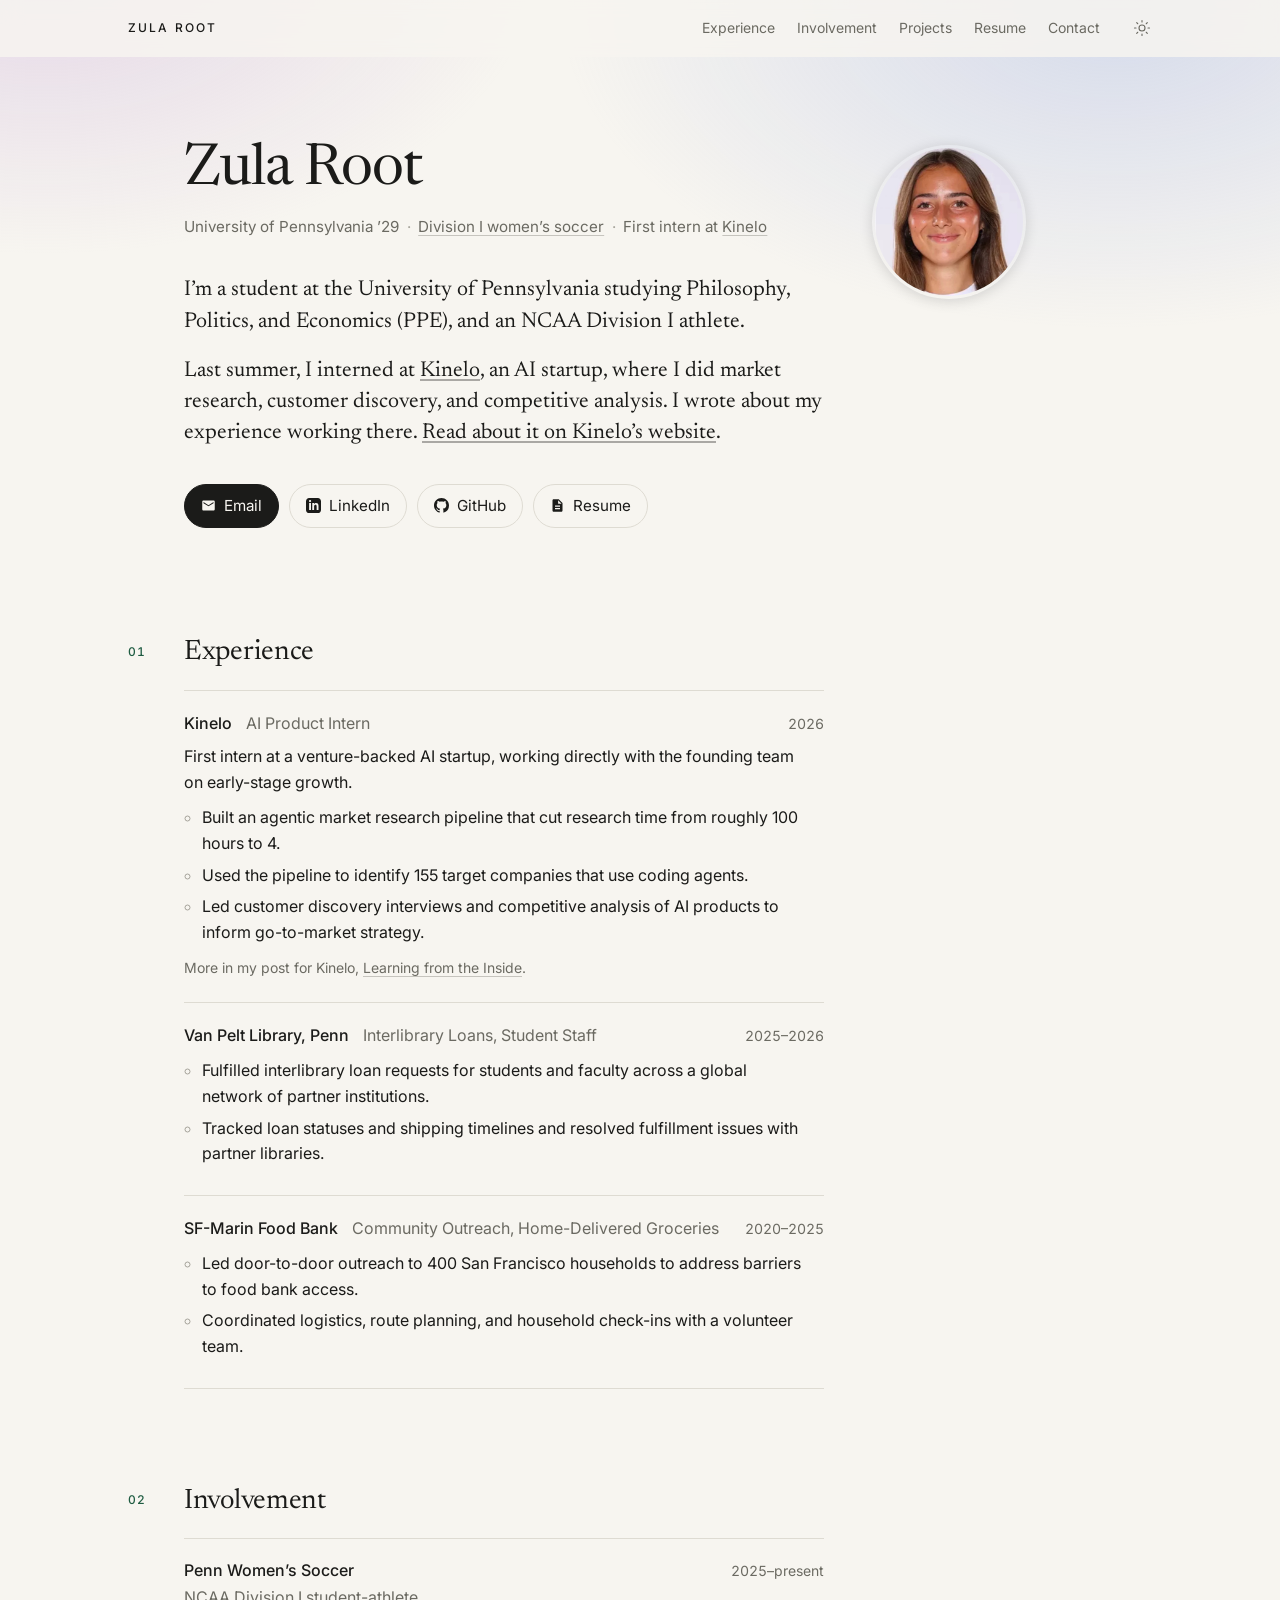
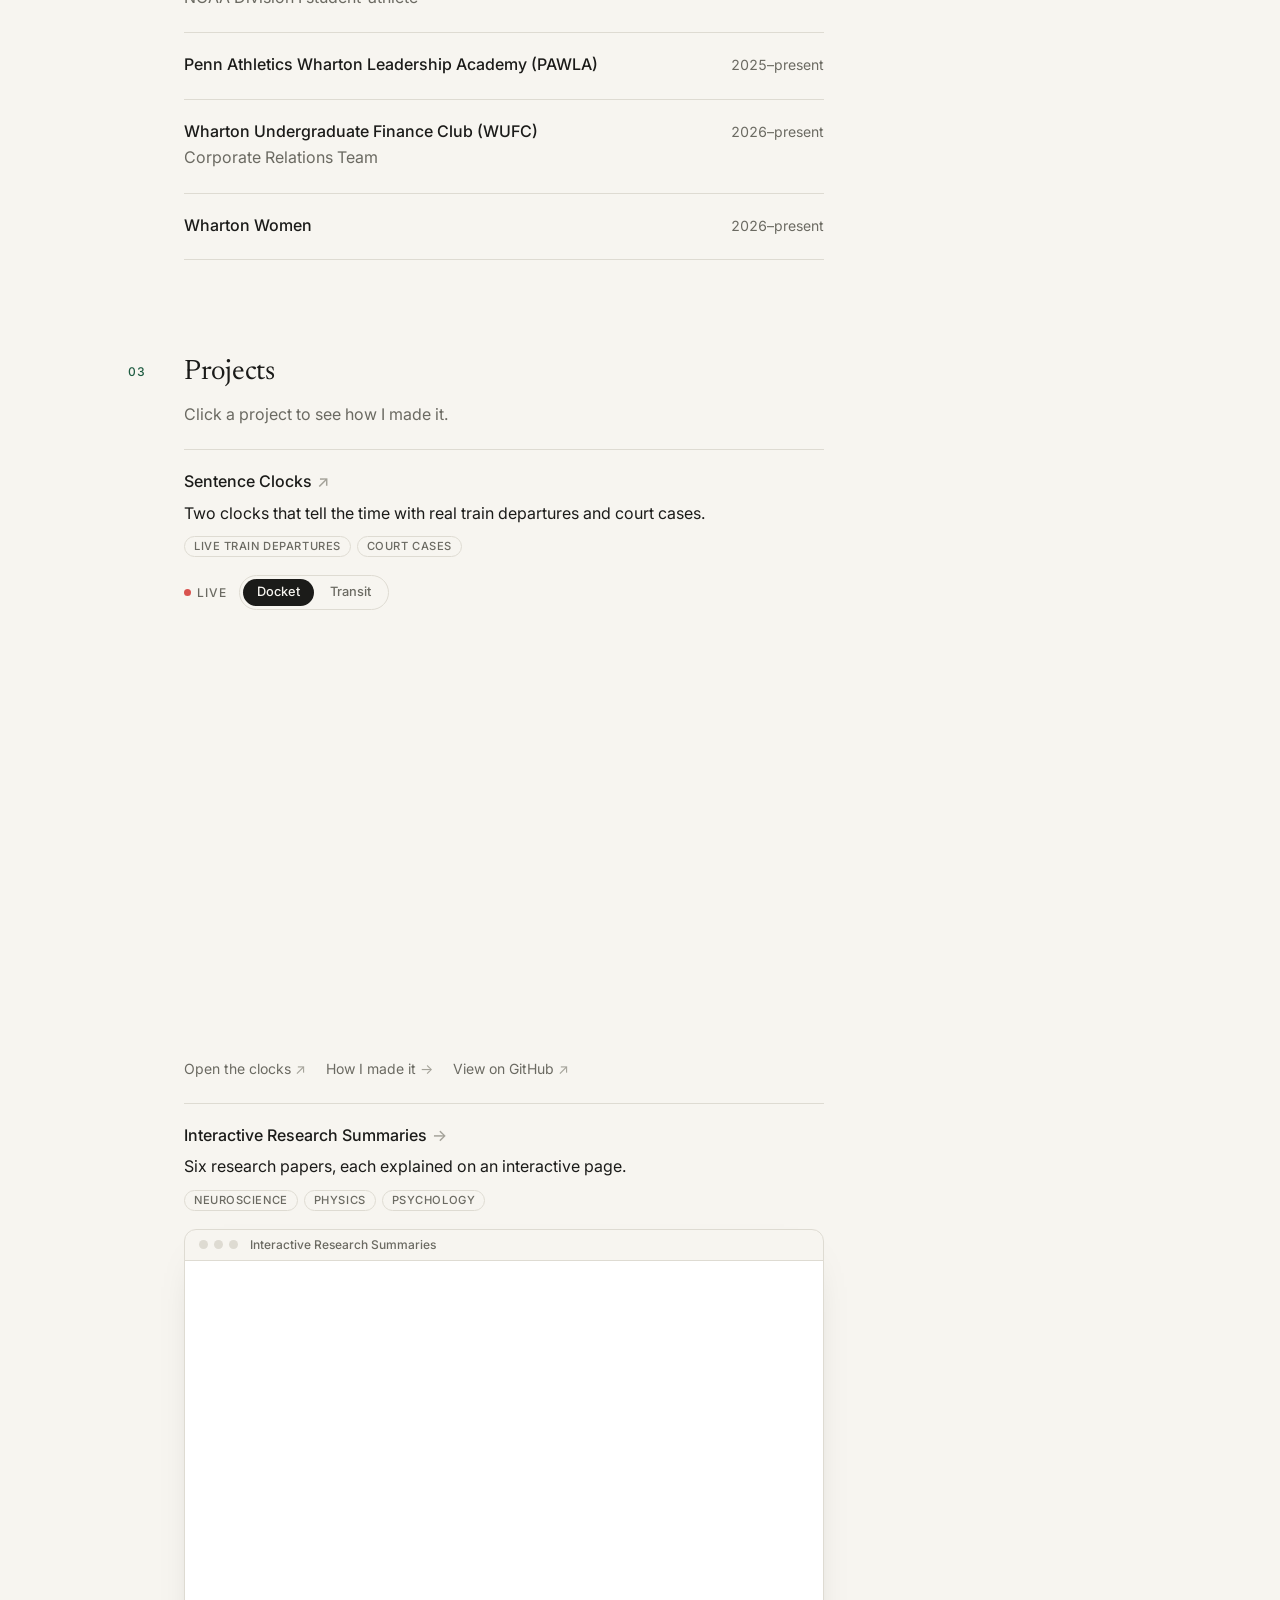
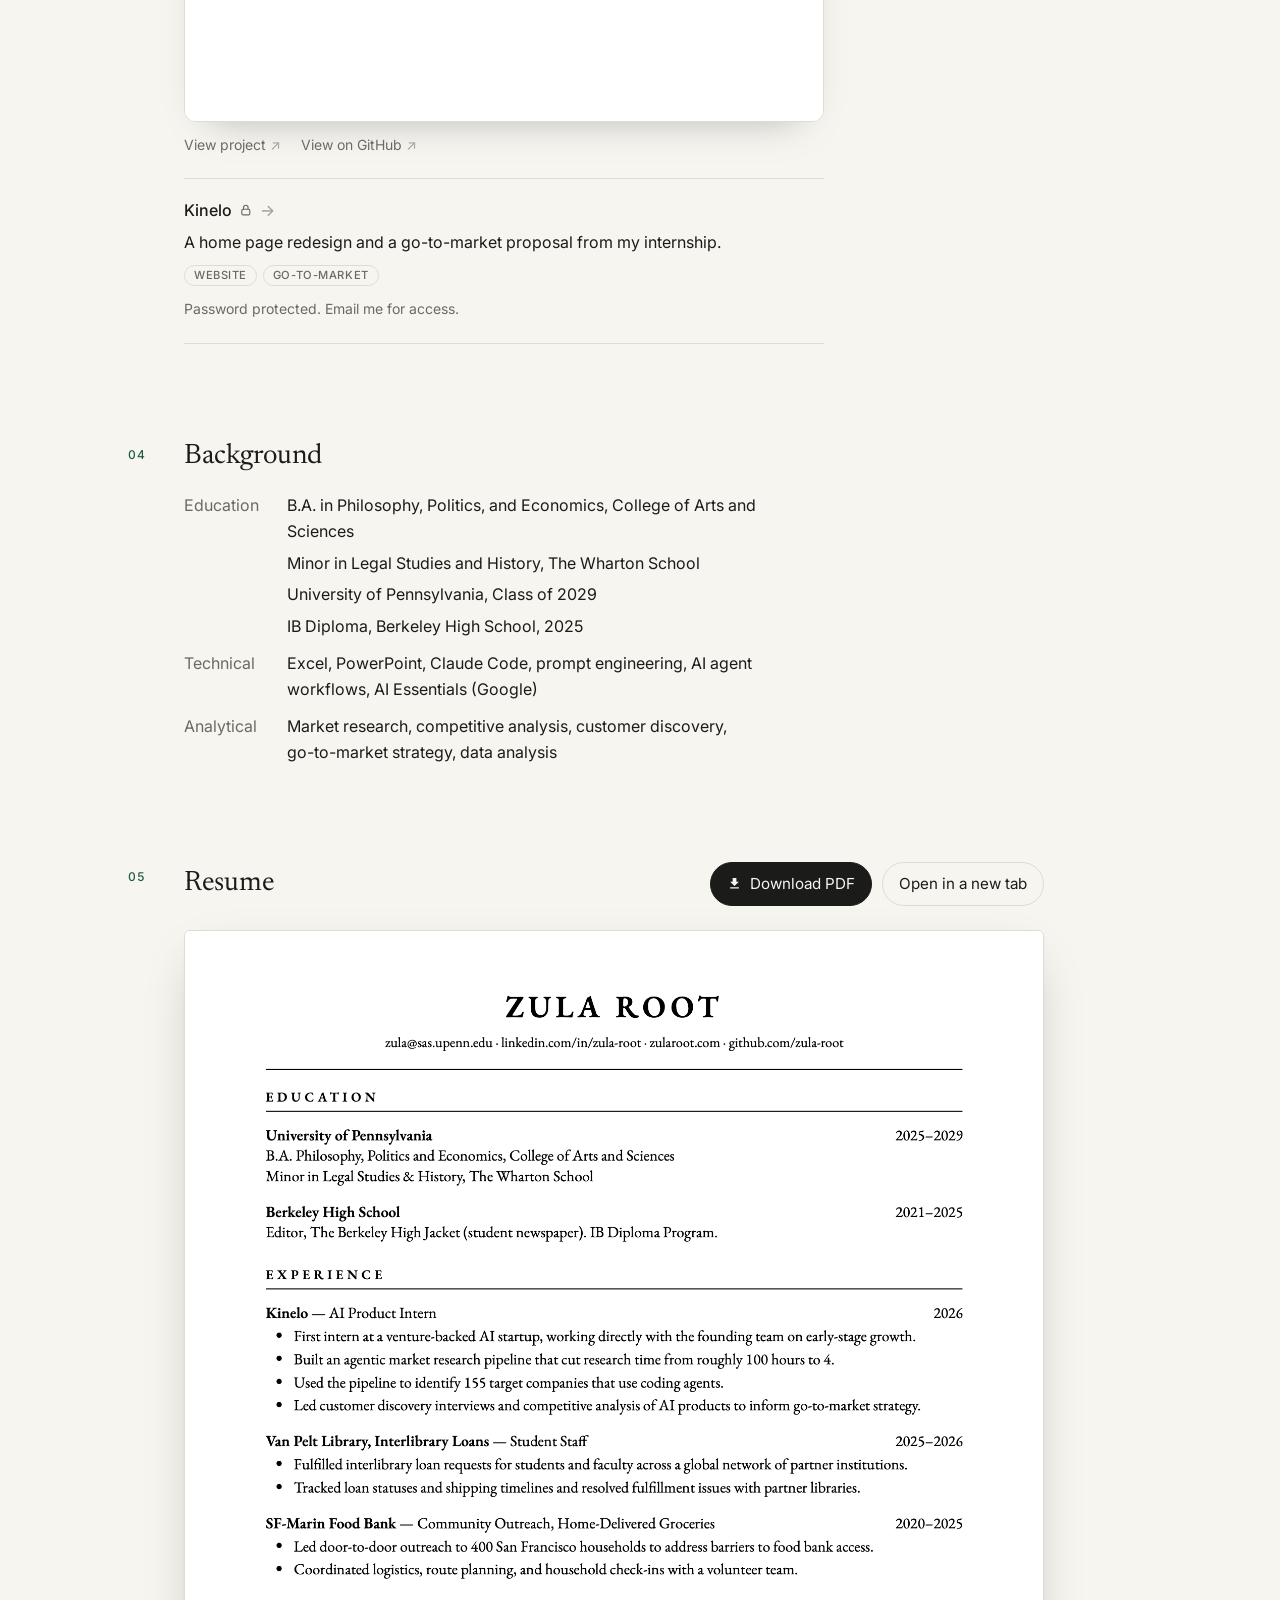
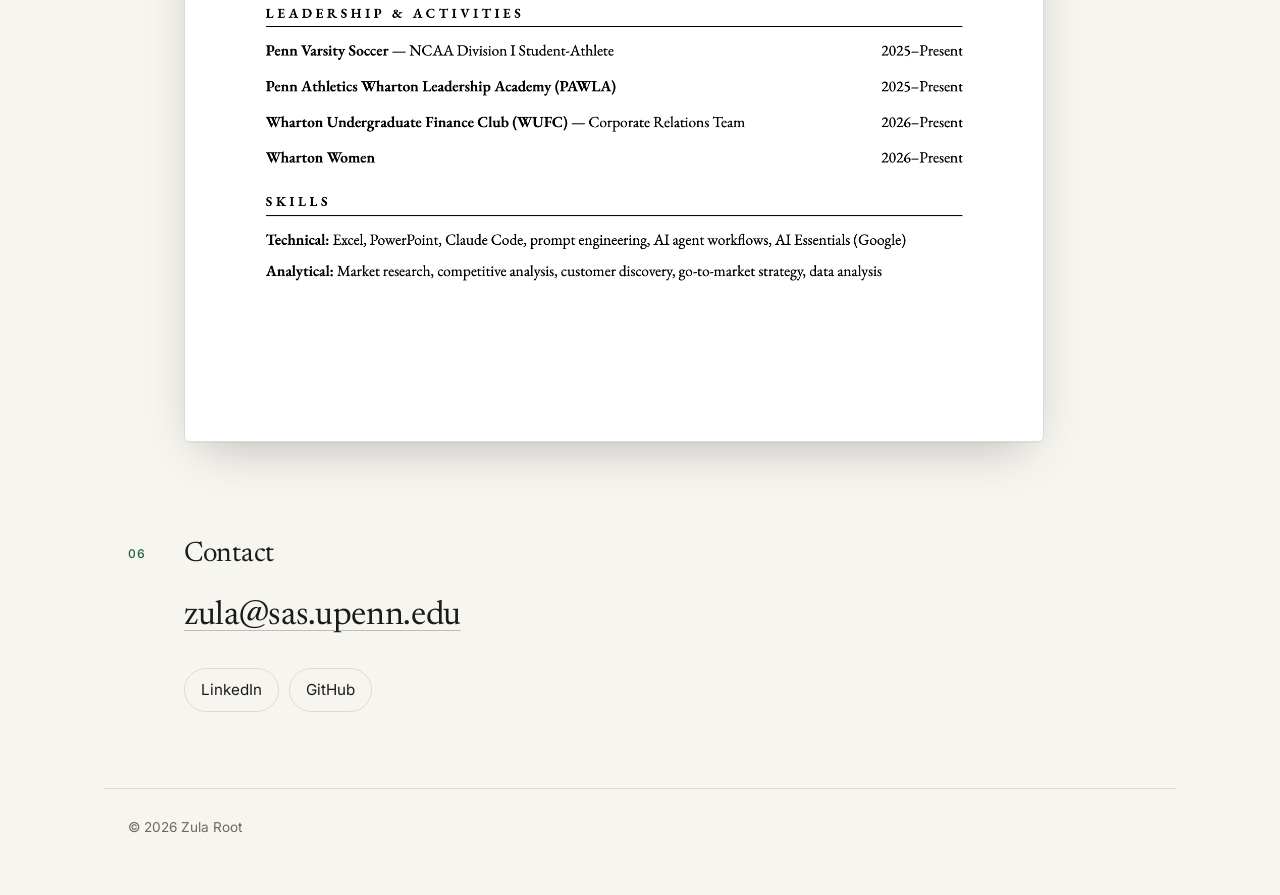
<file: index.html>
<!doctype html>
<html lang="en">
<head>
  <meta charset="utf-8">
  <meta name="viewport" content="width=device-width, initial-scale=1">
  <title>Zula Root</title>
  <meta name="description" content="Student at the University of Pennsylvania studying Philosophy, Politics, and Economics, and an NCAA Division I athlete. Last summer, I interned at Kinelo, an AI startup.">
  <meta property="og:title" content="Zula Root">
  <meta property="og:description" content="Student at the University of Pennsylvania studying Philosophy, Politics, and Economics, and an NCAA Division I athlete. Last summer, I interned at Kinelo, an AI startup.">
  <meta property="og:type" content="website">
  <meta property="og:site_name" content="Zula Root">
  <meta name="twitter:card" content="summary">
  <!-- Once the domain is live:
  <link rel="canonical" href="https://zularoot.com/">
  <meta property="og:url" content="https://zularoot.com/">
  -->
  <link rel="icon" href="favicon.svg" type="image/svg+xml">
  <link rel="preconnect" href="https://fonts.googleapis.com">
  <link rel="preconnect" href="https://fonts.gstatic.com" crossorigin>
  <link href="https://fonts.googleapis.com/css2?family=Inter:wght@400;500&family=Newsreader:ital,opsz,wght@0,6..72,400;0,6..72,500;1,6..72,400&display=swap" rel="stylesheet">
  <link rel="stylesheet" href="styles.css">
  <!-- Applies a saved theme before first paint so the page never flashes. -->
  <script>try{var t=localStorage.getItem("theme");if(t==="light"||t==="dark")document.documentElement.dataset.theme=t}catch(e){}</script>
</head>
<body>

  <nav class="nav" aria-label="Site">
    <div class="nav-inner">
      <a class="brand" href="#top">Zula Root</a>
      <ul class="nav-links">
        <li><a href="#experience">Experience</a></li>
        <li><a href="#involvement">Involvement</a></li>
        <li><a href="#projects">Projects</a></li>
        <li><a href="#resume">Resume</a></li>
        <li><a href="#contact">Contact</a></li>
      </ul>
      <button class="theme-toggle" type="button" aria-label="Switch between light and dark">
        <svg class="sun" viewBox="0 0 24 24" aria-hidden="true"><circle cx="12" cy="12" r="4"/><path d="M12 2v2M12 20v2M4.93 4.93l1.41 1.41M17.66 17.66l1.41 1.41M2 12h2M20 12h2M4.93 19.07l1.41-1.41M17.66 6.34l1.41-1.41"/></svg>
        <svg class="moon" viewBox="0 0 24 24" aria-hidden="true"><path d="M21 12.79A9 9 0 1 1 11.21 3 7 7 0 0 0 21 12.79z"/></svg>
      </button>
    </div>
  </nav>

  <main class="page" id="top">

    <header class="intro grid">
      <div class="body">
        <h1>Zula Root</h1>
        <p class="subline">University of Pennsylvania ’29<span class="sep">·</span><a href="https://pennathletics.com/sports/womens-soccer/roster/zula-root/26083" target="_blank" rel="noreferrer">Division I women’s soccer</a><span class="sep">·</span>First intern at <a href="https://www.kinelo.com/" target="_blank" rel="noreferrer">Kinelo</a></p>
        <p class="lede">I’m a student at the University of Pennsylvania studying Philosophy, Politics, and Economics (PPE), and an NCAA Division I athlete.</p>
        <p class="lede">Last summer, I interned at <a href="https://www.kinelo.com/" target="_blank" rel="noreferrer">Kinelo</a>, an AI startup, where I did market research, customer discovery, and competitive analysis. I wrote about my experience working there. <a href="https://www.kinelo.com/writings/learning-from-the-inside-a-kinelo-intern-reflects" target="_blank" rel="noreferrer">Read about it on Kinelo’s website</a>.</p>
        <ul class="links">
          <li><a class="pill pill-primary" href="mailto:zula@sas.upenn.edu"><svg viewBox="0 0 24 24" aria-hidden="true"><path d="M20 4H4c-1.1 0-2 .9-2 2v12c0 1.1.9 2 2 2h16c1.1 0 2-.9 2-2V6c0-1.1-.9-2-2-2zm0 4.24-8 5-8-5V6.5l8 5 8-5v1.74z"/></svg>Email</a></li>
          <li><a class="pill" href="https://www.linkedin.com/in/zula-root" target="_blank" rel="noreferrer"><svg viewBox="0 0 24 24" aria-hidden="true"><path d="M19 0h-14c-2.761 0-5 2.239-5 5v14c0 2.761 2.239 5 5 5h14c2.762 0 5-2.239 5-5v-14c0-2.761-2.238-5-5-5zm-11 19h-3v-11h3v11zm-1.5-12.268c-.966 0-1.75-.79-1.75-1.764s.784-1.764 1.75-1.764 1.75.79 1.75 1.764-.783 1.764-1.75 1.764zm13.5 12.268h-3v-5.604c0-3.368-4-3.113-4 0v5.604h-3v-11h3v1.765c1.396-2.586 7-2.777 7 2.476v6.759z"/></svg>LinkedIn</a></li>
          <li><a class="pill" href="https://github.com/zula-root" target="_blank" rel="noreferrer"><svg viewBox="0 0 16 16" aria-hidden="true"><path d="M8 0C3.58 0 0 3.58 0 8c0 3.54 2.29 6.53 5.47 7.59.4.07.55-.17.55-.38 0-.19-.01-.82-.01-1.49-2.01.37-2.53-.49-2.69-.94-.09-.23-.48-.94-.82-1.13-.28-.15-.68-.52-.01-.53.63-.01 1.08.58 1.23.82.72 1.21 1.87.87 2.33.66.07-.52.28-.87.51-1.07-1.78-.2-3.64-.89-3.64-3.95 0-.87.31-1.59.82-2.15-.08-.2-.36-1.02.08-2.12 0 0 .67-.21 2.2.82.64-.18 1.32-.27 2-.27.68 0 1.36.09 2 .27 1.53-1.04 2.2-.82 2.2-.82.44 1.1.16 1.92.08 2.12.51.56.82 1.27.82 2.15 0 3.07-1.87 3.75-3.65 3.95.29.25.54.73.54 1.48 0 1.07-.01 1.93-.01 2.2 0 .21.15.46.55.38A8.01 8.01 0 0 0 16 8c0-4.42-3.58-8-8-8z"/></svg>GitHub</a></li>
          <li><a class="pill" href="#resume"><svg viewBox="0 0 24 24" aria-hidden="true"><path d="M14 2H6c-1.1 0-2 .9-2 2v16c0 1.1.9 2 2 2h12c1.1 0 2-.9 2-2V8l-6-6zm2 16H8v-2h8v2zm0-4H8v-2h8v2zm-3-5V3.5L18.5 9H13z"/></svg>Resume</a></li>
        </ul>
      </div>
      <!-- A small portrait in the margin. Remove this one line to go without. -->
      <figure class="portrait"><img src="img/zula-root.jpg" alt="Zula Root" width="480" height="480"></figure>
    </header>

    <section class="section grid reveal" id="experience" aria-labelledby="h-experience">
      <span class="num" aria-hidden="true">01</span>
      <div class="body">
        <h2 id="h-experience">Experience</h2>
        <ol class="rows">
          <li class="row">
            <div class="row-head">
              <h3><a href="https://www.kinelo.com/" target="_blank" rel="noreferrer">Kinelo</a></h3>
              <span class="role">AI Product Intern</span>
              <span class="when">2026</span>
            </div>
            <p class="summary">First intern at a venture-backed AI startup, working directly with the founding team on early-stage growth.</p>
            <ul class="bullets">
              <li>Built an agentic market research pipeline that cut research time from roughly 100 hours to 4.</li>
              <li>Used the pipeline to identify 155 target companies that use coding agents.</li>
              <li>Led customer discovery interviews and competitive analysis of AI products to inform <span class="nowrap">go-to-market</span> strategy.</li>
            </ul>
            <p class="aside">More in my post for Kinelo, <a href="https://www.kinelo.com/writings/learning-from-the-inside-a-kinelo-intern-reflects" target="_blank" rel="noreferrer">Learning from the Inside</a>.</p>
          </li>
          <li class="row">
            <div class="row-head">
              <h3>Van Pelt Library, Penn</h3>
              <span class="role">Interlibrary Loans, Student Staff</span>
              <span class="when">2025–2026</span>
            </div>
            <ul class="bullets">
              <li>Fulfilled interlibrary loan requests for students and faculty across a global network of partner institutions.</li>
              <li>Tracked loan statuses and shipping timelines and resolved fulfillment issues with partner libraries.</li>
            </ul>
          </li>
          <li class="row">
            <div class="row-head">
              <h3>SF-Marin Food Bank</h3>
              <span class="role">Community Outreach, Home-Delivered Groceries</span>
              <span class="when">2020–2025</span>
            </div>
            <ul class="bullets">
              <li>Led door-to-door outreach to 400 San Francisco households to address barriers to food bank access.</li>
              <li>Coordinated logistics, route planning, and household check-ins with a volunteer team.</li>
            </ul>
          </li>
        </ol>
      </div>
    </section>

    <section class="section grid reveal" id="involvement" aria-labelledby="h-involvement">
      <span class="num" aria-hidden="true">02</span>
      <div class="body">
        <h2 id="h-involvement">Involvement</h2>
        <ul class="rows">
          <li class="row">
            <div class="row-head">
              <h3><a href="https://pennathletics.com/sports/womens-soccer/roster/zula-root/26083" target="_blank" rel="noreferrer">Penn Women’s Soccer</a></h3>
              <span class="role">NCAA Division I student-athlete</span>
              <span class="when">2025–present</span>
            </div>
          </li>
          <li class="row">
            <div class="row-head">
              <h3><a href="https://pennathletics.com/sports/2019/8/12/penn-athletics-wharton-leadership-academy.aspx" target="_blank" rel="noreferrer">Penn Athletics Wharton Leadership Academy (PAWLA)</a></h3>
              <span class="when">2025–present</span>
            </div>
          </li>
          <li class="row">
            <div class="row-head">
              <h3>Wharton Undergraduate Finance Club (WUFC)</h3>
              <span class="role">Corporate Relations Team</span>
              <span class="when">2026–present</span>
            </div>
          </li>
          <li class="row">
            <div class="row-head">
              <h3>Wharton Women</h3>
              <span class="when">2026–present</span>
            </div>
          </li>
        </ul>
      </div>
    </section>

    <section class="section grid reveal" id="projects" aria-labelledby="h-projects">
      <span class="num" aria-hidden="true">03</span>
      <div class="body">
        <h2 id="h-projects">Projects</h2>
        <p class="intro-line">Click a project to see how I made it.</p>
        <ul class="rows">
          <li class="row linked">
            <div class="row-head">
              <h3 class="name"><a href="https://zula-root.github.io/Docket-Clock/" target="_blank" rel="noreferrer">Sentence Clocks<span class="arrow in" aria-hidden="true">↗</span></a></h3>
            </div>
            <p class="summary">Two clocks that tell the time with real train departures and court cases.</p>
            <ul class="tags"><li class="tag">Live train departures</li><li class="tag">Court cases</li></ul>
            <!-- The clocks themselves, live, drawn on this page's own background.
                 The buttons swap which one is shown. -->
            <div class="live" data-clock="Docket-Clock">
              <div class="live-bar">
                <span class="live-dot">Live</span>
                <div class="live-tabs" role="group" aria-label="Which clock">
                  <button type="button" data-clock="Docket-Clock" aria-pressed="true">Docket</button>
                  <button type="button" data-clock="Transit-Clock" aria-pressed="false">Transit</button>
                </div>
              </div>
              <iframe class="live-frame" title="The Docket Clock, live" scrolling="no"></iframe>
            </div>
            <p class="row-links"><a href="https://zula-root.github.io/Docket-Clock/" target="_blank" rel="noreferrer">Open the clocks<span aria-hidden="true">↗</span></a><a href="projects/clocks.html">How I made it<span aria-hidden="true">→</span></a><a href="https://github.com/zula-root/Transit-Clock" target="_blank" rel="noreferrer">View on GitHub<span aria-hidden="true">↗</span></a></p>
          </li>
          <li class="row linked">
            <div class="row-head">
              <h3 class="name"><a href="projects/research-summaries.html">Interactive Research Summaries<span class="arrow in" aria-hidden="true">→</span></a></h3>
            </div>
            <p class="summary">Six research papers, each explained on an interactive page.</p>
            <ul class="tags"><li class="tag">Neuroscience</li><li class="tag">Physics</li><li class="tag">Psychology</li></ul>
            <!-- The series itself, live, in a browser window. Scroll and click inside it. -->
            <div class="browser">
              <div class="browser-bar">
                <span class="browser-dots" aria-hidden="true"><i></i><i></i><i></i></span>
                <span class="browser-address">Interactive Research Summaries</span>
              </div>
              <div class="browser-view" data-design-width="1200"><iframe src="https://zula-root.github.io/Interactive-Research-Papers/Home.dc.html" title="Interactive Research Summaries, live" loading="lazy"></iframe></div>
            </div>
            <p class="row-links"><a href="https://zula-root.github.io/Interactive-Research-Papers/" target="_blank" rel="noreferrer">View project<span aria-hidden="true">↗</span></a><a href="https://github.com/zula-root/Interactive-Research-Papers" target="_blank" rel="noreferrer">View on GitHub<span aria-hidden="true">↗</span></a></p>
          </li>
          <li class="row linked">
            <div class="row-head">
              <h3 class="name"><a href="projects/kinelo.html">Kinelo<svg class="lock-badge" viewBox="0 0 24 24" role="img" aria-label="Password protected"><rect x="5" y="11" width="14" height="10" rx="2"/><path d="M8 11V8a4 4 0 0 1 8 0v3"/></svg><span class="arrow in" aria-hidden="true">→</span></a></h3>
            </div>
            <p class="summary">A home page redesign and a go-to-market proposal from my internship.</p>
            <ul class="tags"><li class="tag">Website</li><li class="tag">Go-to-market</li></ul>
            <p class="row-links"><span class="private-note">Password protected. Email me for access.</span></p>
          </li>
          <!-- Possible fourth row, once it exists:
          <li class="row">
            <div class="row-head">
              <h3 class="name">Kinelo go-to-market</h3>
              <span class="role">Internship project</span>
            </div>
            <p class="summary">A go-to-market plan built from customer discovery interviews and competitive analysis.</p>
          </li>
          -->
        </ul>
      </div>
    </section>

    <section class="section grid reveal" id="background" aria-labelledby="h-background">
      <span class="num" aria-hidden="true">04</span>
      <div class="body">
        <h2 id="h-background">Background</h2>
        <dl class="facts">
          <dt>Education</dt>
          <dd>B.A. in Philosophy, Politics, and Economics, College of Arts and Sciences</dd>
          <dd>Minor in Legal Studies and History, The Wharton School</dd>
          <dd>University of Pennsylvania, Class of 2029</dd>
          <dd>IB Diploma, Berkeley High School, 2025</dd>
          <dt>Technical</dt>
          <dd>Excel, PowerPoint, Claude Code, prompt engineering, AI agent workflows, AI Essentials (Google)</dd>
          <dt>Analytical</dt>
          <dd>Market research, competitive analysis, customer discovery, <span class="nowrap">go-to-market</span> strategy, data analysis</dd>
        </dl>
      </div>
    </section>

    <section class="section grid reveal resume" id="resume" aria-labelledby="h-resume">
      <span class="num" aria-hidden="true">05</span>
      <div class="body">
        <div class="resume-head">
          <h2 id="h-resume">Resume</h2>
          <div class="resume-actions">
            <a class="pill pill-primary" href="Zula-Root-Resume.pdf" download="Zula-Root-Resume.pdf"><svg viewBox="0 0 24 24" aria-hidden="true"><path d="M5 20h14v-2H5v2zM19 9h-4V3H9v6H5l7 7 7-7z"/></svg>Download PDF</a>
            <a class="pill" href="Zula-Root-Resume.pdf" target="_blank">Open in a new tab</a>
          </div>
        </div>
        <!-- A picture of the PDF's one page, so it looks the same in every browser and on every phone.
             When the resume changes, replace both the PDF and img/resume.png. -->
        <a class="sheet" href="Zula-Root-Resume.pdf" target="_blank" aria-label="Open the resume as a PDF">
          <img src="img/resume.png" alt="Zula Root’s resume, one page: education, experience, leadership and activities, and skills. The PDF has the same page with text that can be selected." width="1700" height="2200" loading="lazy">
        </a>
      </div>
    </section>

    <section class="section grid reveal contact" id="contact" aria-labelledby="h-contact">
      <span class="num" aria-hidden="true">06</span>
      <div class="body">
        <h2 id="h-contact">Contact</h2>
        <a class="email" href="mailto:zula@sas.upenn.edu">zula@sas.upenn.edu</a>
        <ul class="links">
          <li><a class="pill" href="https://www.linkedin.com/in/zula-root" target="_blank" rel="noreferrer">LinkedIn</a></li>
          <li><a class="pill" href="https://github.com/zula-root" target="_blank" rel="noreferrer">GitHub</a></li>
        </ul>
      </div>
    </section>

  </main>

  <footer class="page footer">
    <span>© 2026 Zula Root</span>
  </footer>

  <script src="script.js" defer></script>
</body>
</html>
</file>
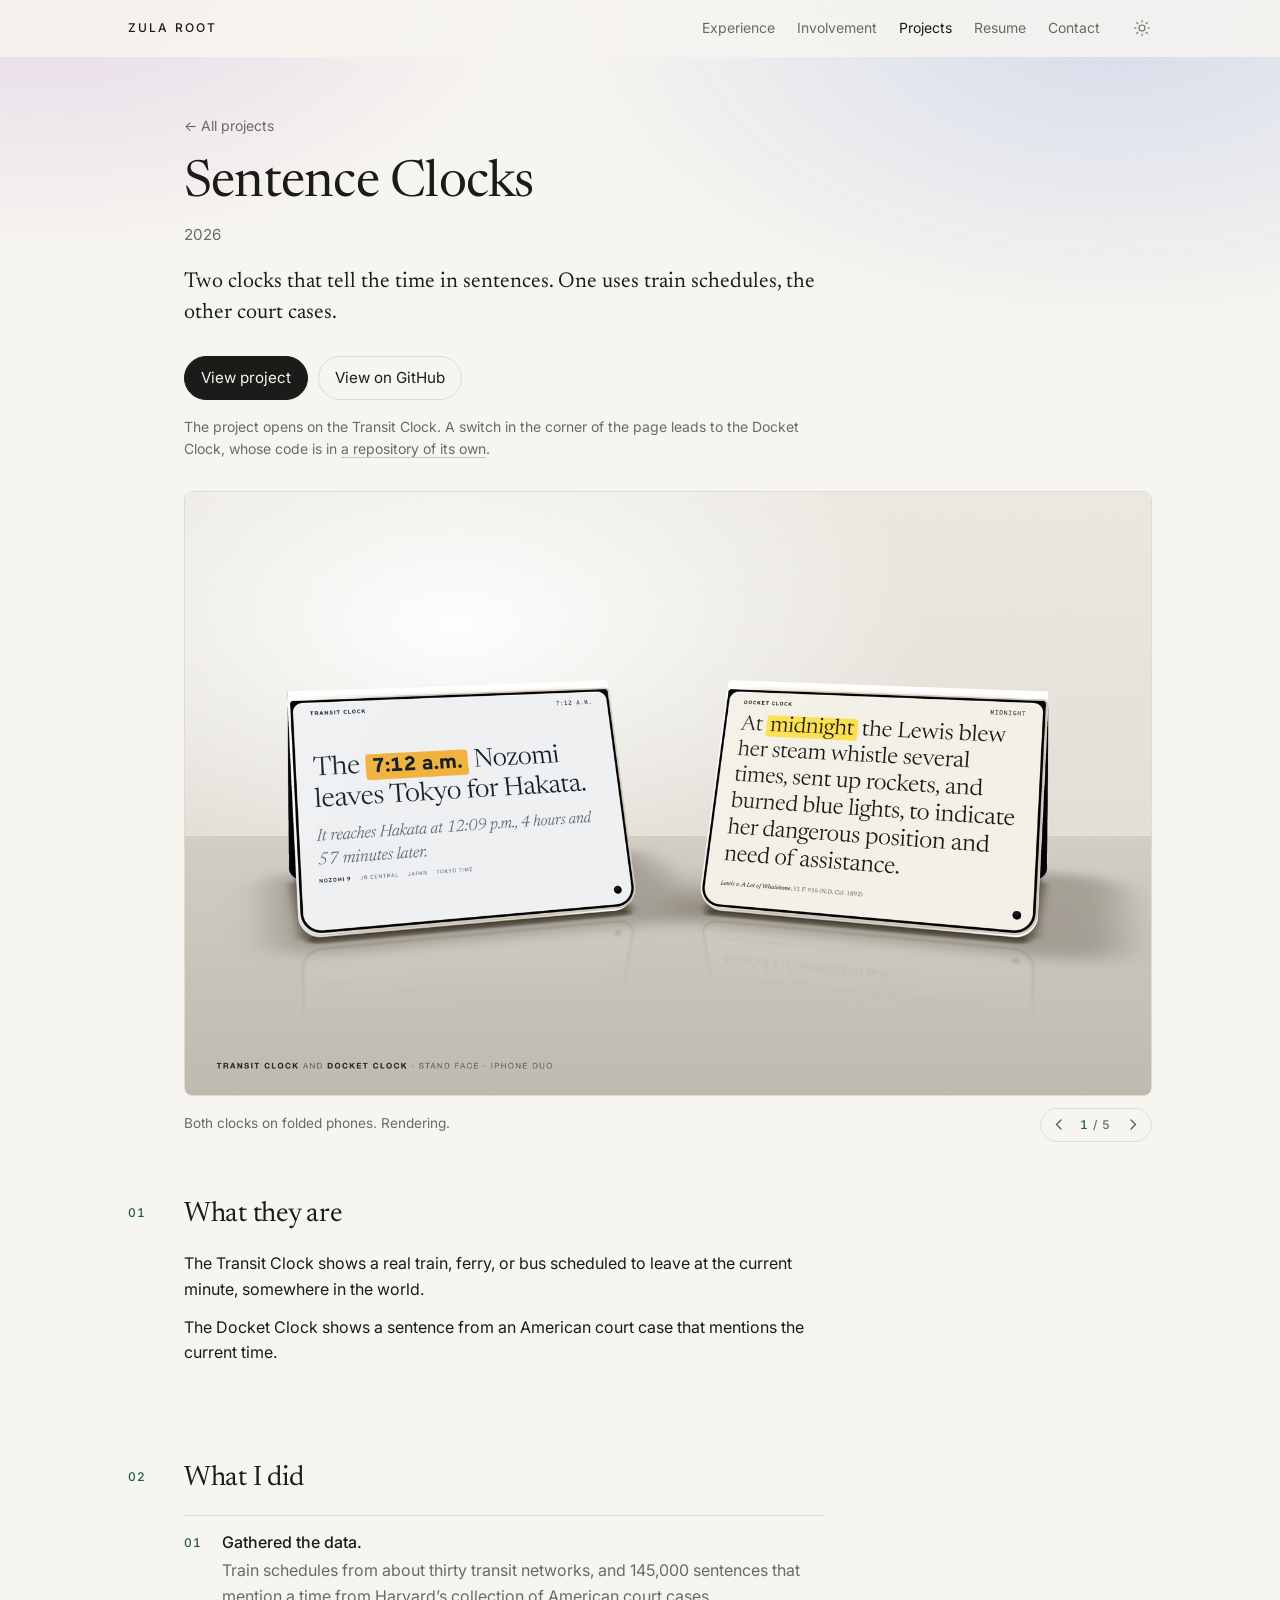
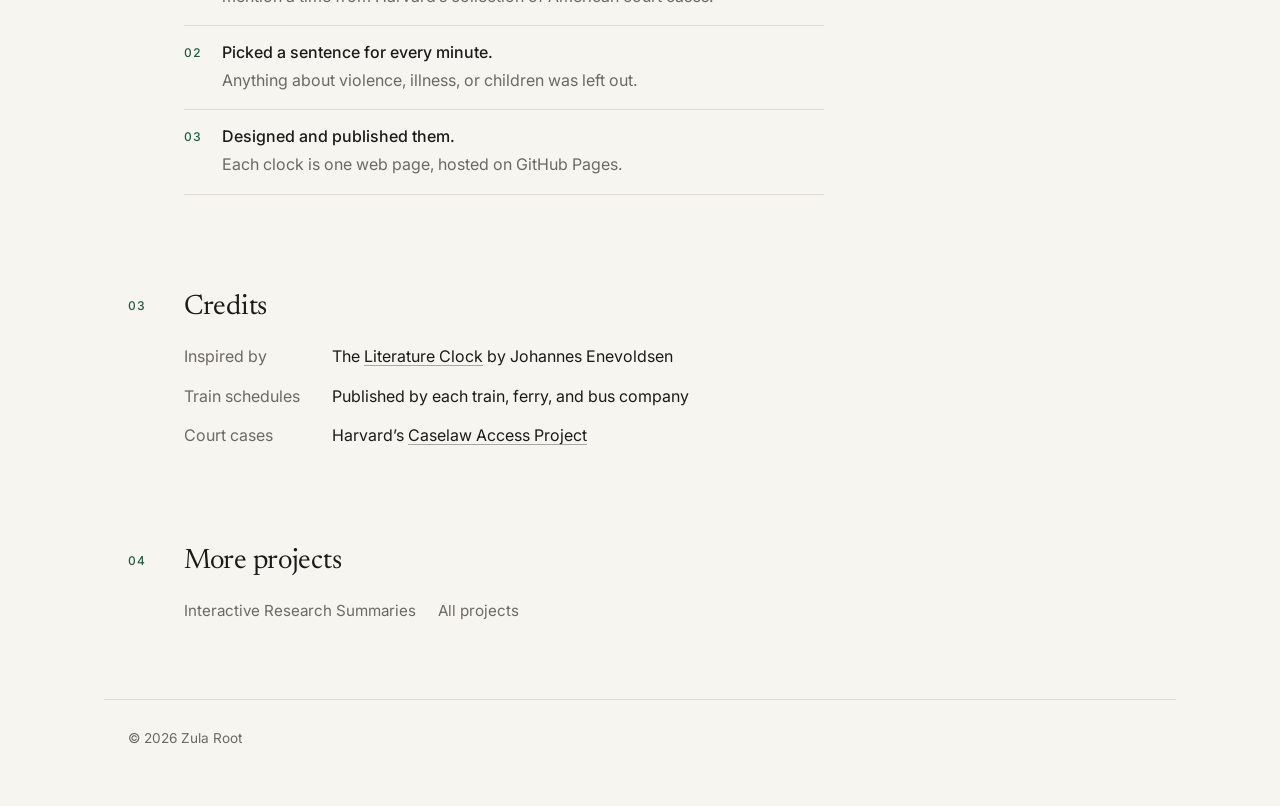
<file: projects/clocks.html>
<!doctype html>
<html lang="en">
<head>
  <meta charset="utf-8">
  <meta name="viewport" content="width=device-width, initial-scale=1">
  <title>Sentence Clocks · Zula Root</title>
  <meta name="description" content="Two clocks that tell the time in sentences. One uses train schedules, the other court cases.">
  <meta property="og:title" content="Sentence Clocks · Zula Root">
  <meta property="og:description" content="Two clocks that tell the time in sentences. One uses train schedules, the other court cases.">
  <meta property="og:type" content="article">
  <meta property="og:site_name" content="Zula Root">
  <meta name="twitter:card" content="summary">
  <link rel="icon" href="../favicon.svg" type="image/svg+xml">
  <link rel="preconnect" href="https://fonts.googleapis.com">
  <link rel="preconnect" href="https://fonts.gstatic.com" crossorigin>
  <link href="https://fonts.googleapis.com/css2?family=Inter:wght@400;500&family=Newsreader:ital,opsz,wght@0,6..72,400;0,6..72,500;1,6..72,400&display=swap" rel="stylesheet">
  <link rel="stylesheet" href="../styles.css">
  <!-- Applies a saved theme before first paint so the page never flashes. -->
  <script>try{var t=localStorage.getItem("theme");if(t==="light"||t==="dark")document.documentElement.dataset.theme=t}catch(e){}</script>
</head>
<body>

  <nav class="nav" aria-label="Site">
    <div class="nav-inner">
      <a class="brand" href="../">Zula Root</a>
      <ul class="nav-links">
        <li><a href="../#experience">Experience</a></li>
        <li><a href="../#involvement">Involvement</a></li>
        <li><a href="../#projects" aria-current="true">Projects</a></li>
        <li><a href="../#resume">Resume</a></li>
        <li><a href="../#contact">Contact</a></li>
      </ul>
      <button class="theme-toggle" type="button" aria-label="Switch between light and dark">
        <svg class="sun" viewBox="0 0 24 24" aria-hidden="true"><circle cx="12" cy="12" r="4"/><path d="M12 2v2M12 20v2M4.93 4.93l1.41 1.41M17.66 17.66l1.41 1.41M2 12h2M20 12h2M4.93 19.07l1.41-1.41M17.66 6.34l1.41-1.41"/></svg>
        <svg class="moon" viewBox="0 0 24 24" aria-hidden="true"><path d="M21 12.79A9 9 0 1 1 11.21 3 7 7 0 0 0 21 12.79z"/></svg>
      </button>
    </div>
  </nav>

  <main class="page" id="top">

    <header class="project-intro grid">
      <div class="body">
        <a class="back" href="../#projects">← All projects</a>
        <h1>Sentence Clocks</h1>
        <p class="subline">2026</p>
        <p class="lede">Two clocks that tell the time in sentences. One uses train schedules, the other court cases.</p>
        <ul class="links">
          <li><a class="pill pill-primary" href="https://zula-root.github.io/Transit-Clock/" target="_blank" rel="noreferrer">View project</a></li>
          <li><a class="pill" href="https://github.com/zula-root/Transit-Clock" target="_blank" rel="noreferrer">View on GitHub</a></li>
        </ul>
        <p class="aside">The project opens on the Transit Clock. A switch in the corner of the page leads to the Docket Clock, whose code is in <a href="https://github.com/zula-root/Docket-Clock" target="_blank" rel="noreferrer">a repository of its own</a>.</p>
      </div>
    </header>

    <!-- The pictures. Each <figure> is one slide: copy one to add another. -->
    <div class="grid">
      <section class="shots" aria-label="Pictures of the two clocks">
        <div class="shots-track" tabindex="0">
          <figure class="shot">
            <img src="../img/clocks-pair.jpg" alt="The Transit Clock and the Docket Clock side by side on two folded phones" width="1600" height="1000" loading="lazy">
            <figcaption>Both clocks on folded phones. Rendering.</figcaption>
          </figure>
          <figure class="shot">
            <img src="../img/transit-clock/stand.jpg" alt="The Transit Clock showing the 7:12 a.m. Nozomi leaving Tokyo for Hakata" width="1600" height="1000" loading="lazy">
            <figcaption>The Transit Clock. Rendering.</figcaption>
          </figure>
          <figure class="shot">
            <a href="https://zula-root.github.io/Transit-Clock/" target="_blank" rel="noreferrer"><img src="../img/transit-clock/page.jpg" alt="The whole Transit Clock page in a browser. Opens the live clock." width="1600" height="1000" loading="lazy"></a>
            <figcaption>The Transit Clock’s full page.</figcaption>
          </figure>
          <figure class="shot">
            <img src="../img/docket-clock/stand.jpg" alt="The Docket Clock showing the sentence for midnight" width="1600" height="1000" loading="lazy">
            <figcaption>The Docket Clock. Rendering.</figcaption>
          </figure>
          <figure class="shot">
            <a href="https://zula-root.github.io/Docket-Clock/" target="_blank" rel="noreferrer"><img src="../img/docket-clock/page.jpg" alt="The whole Docket Clock page in a browser. Opens the live clock." width="1600" height="1000" loading="lazy"></a>
            <figcaption>The Docket Clock’s full page.</figcaption>
          </figure>
        </div>
      </section>
    </div>

    <section class="section grid reveal" aria-labelledby="h-what">
      <span class="num" aria-hidden="true">01</span>
      <div class="body project-text">
        <h2 id="h-what">What they are</h2>
        <p>The Transit Clock shows a real train, ferry, or bus scheduled to leave at the current minute, somewhere in the world.</p>
        <p>The Docket Clock shows a sentence from an American court case that mentions the current time.</p>
      </div>
    </section>

    <section class="section grid reveal" aria-labelledby="h-did">
      <span class="num" aria-hidden="true">02</span>
      <div class="body">
        <h2 id="h-did">What I did</h2>
        <ol class="steps">
          <li><div><b>Gathered the data.</b><span>Train schedules from about thirty transit networks, and 145,000 sentences that mention a time from Harvard’s collection of American court cases.</span></div></li>
          <li><div><b>Picked a sentence for every minute.</b><span>Anything about violence, illness, or children was left out.</span></div></li>
          <li><div><b>Designed and published them.</b><span>Each clock is one web page, hosted on GitHub Pages.</span></div></li>
        </ol>
      </div>
    </section>

    <section class="section grid reveal" aria-labelledby="h-who">
      <span class="num" aria-hidden="true">03</span>
      <div class="body">
        <h2 id="h-who">Credits</h2>
        <dl class="roles">
          <dt>Inspired by</dt>
          <dd>The <a href="https://literature-clock.jenevoldsen.com/" target="_blank" rel="noreferrer">Literature Clock</a> by Johannes Enevoldsen</dd>
          <dt>Train schedules</dt>
          <dd>Published by each train, ferry, and bus company</dd>
          <dt>Court cases</dt>
          <dd>Harvard’s <a href="https://case.law/" target="_blank" rel="noreferrer">Caselaw Access Project</a></dd>
        </dl>
      </div>
    </section>

    <nav class="section grid" aria-label="More projects">
      <span class="num" aria-hidden="true">04</span>
      <div class="body">
        <h2>More projects</h2>
        <ul class="more">
          <li><a href="research-summaries.html">Interactive Research Summaries</a></li>
          <li><a href="../#projects">All projects</a></li>
        </ul>
      </div>
    </nav>

  </main>

  <footer class="page footer">
    <span>© 2026 Zula Root</span>
  </footer>

  <script src="../script.js" defer></script>
</body>
</html>
</file>
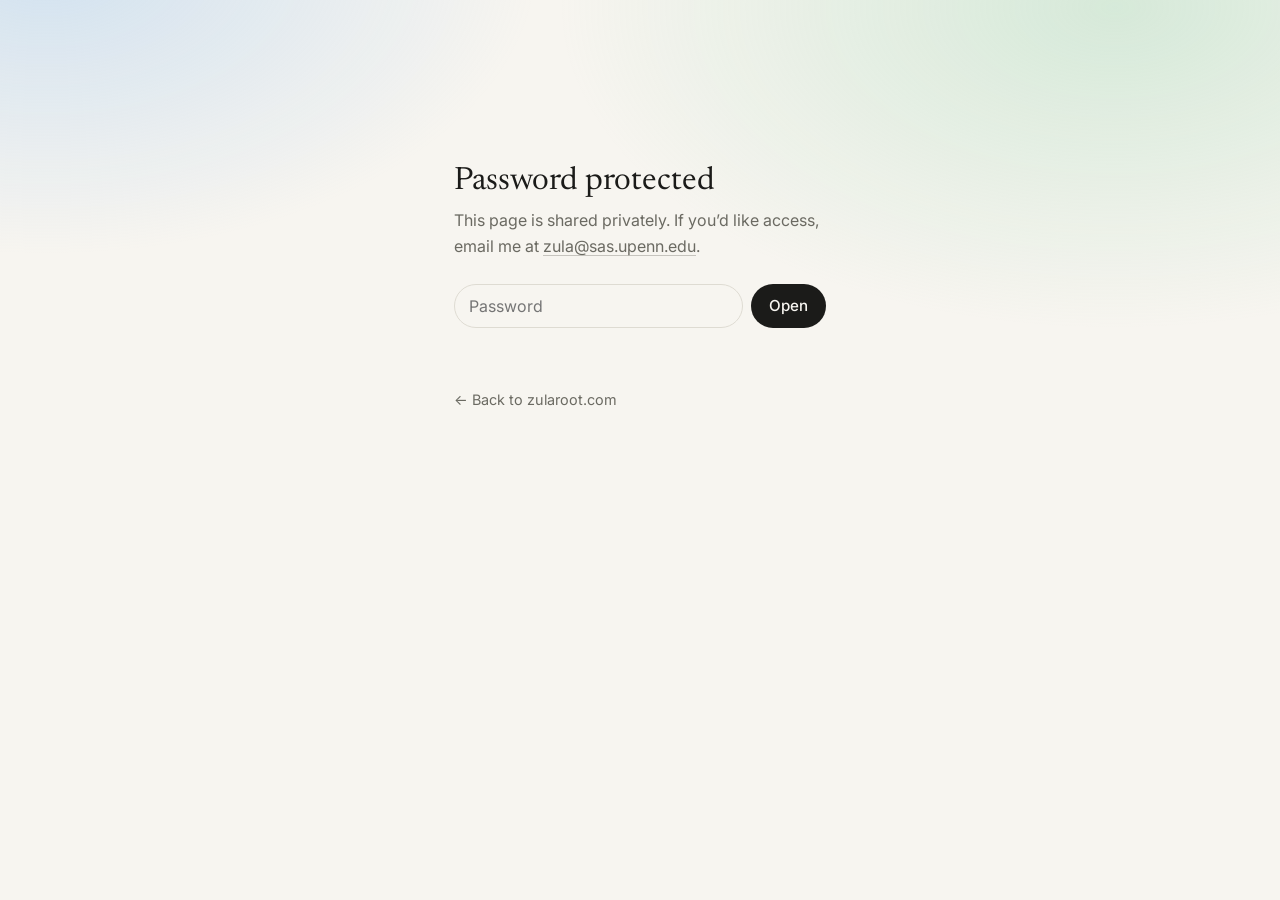
<file: projects/kinelo-gtm.html>
<!doctype html>
<html lang="en">
<head>
  <meta charset="utf-8">
  <meta name="viewport" content="width=device-width, initial-scale=1">
  <meta name="robots" content="noindex">
  <title>Kinelo go-to-market proposal · Zula Root</title>
  <link rel="icon" href="../favicon.svg" type="image/svg+xml">
  <link rel="preconnect" href="https://fonts.googleapis.com">
  <link rel="preconnect" href="https://fonts.gstatic.com" crossorigin>
  <link href="https://fonts.googleapis.com/css2?family=Inter:wght@400;500&family=Newsreader:ital,opsz,wght@0,6..72,400;0,6..72,500;1,6..72,400&display=swap" rel="stylesheet">
  <link rel="stylesheet" href="../styles.css">
  <script>try{var t=localStorage.getItem("theme");if(t==="light"||t==="dark")document.documentElement.dataset.theme=t}catch(e){}</script>
  <style>
    .lock { max-width: 420px; margin: 18vh auto 0; padding: 0 24px; }
    .lock h1 { font: 400 2rem/1.2 var(--serif); margin: 0 0 8px; }
    .lock p { color: var(--muted); margin: 0 0 24px; }
    .lock form { display: flex; gap: 8px; }
    .lock input { flex: 1; min-width: 0; font: 400 1rem var(--sans); padding: 11px 14px; border: 1px solid var(--rule); border-radius: 999px; background: transparent; color: var(--ink); }
    .lock button { font: 500 0.95rem var(--sans); padding: 11px 18px; border: 0; border-radius: 999px; background: var(--ink); color: var(--paper); cursor: pointer; }
    .lock .error { color: #b3261e; margin: 12px 0 0; min-height: 1.4em; font-size: 0.9rem; }
    .lock .back { display: inline-block; margin-top: 28px; color: var(--muted); font-size: 0.9rem; }
  </style>
</head>
<body>
  <main class="lock">
    <h1>Password protected</h1>
    <p>This page is shared privately. If you’d like access, email me at <a href="mailto:zula@sas.upenn.edu">zula@sas.upenn.edu</a>.</p>
    <form id="unlock">
      <label class="visually-hidden" for="pw">Password</label>
      <input id="pw" type="password" autocomplete="current-password" placeholder="Password" required>
      <button type="submit">Open</button>
    </form>
    <p class="error" id="error" aria-live="polite"></p>
    <a class="back" href="../">← Back to zularoot.com</a>
  </main>
  <script>
  (() => {
    const payload = "U2FsdGVkX1/a/M/ZozTIabooGJx08EZPup2WYFQa297HDUzdS6f/IlSWQfyba4itzAebqzgdI8/4jp893Q47Ztd8qz6cZbiG/2+BAtns6ag7wF6JdQYc0ZutDp5scW6VOYqAu3VOqcQE2Heqog2lcfcEOI/5wTQqVzSUAFmCC4gJ14dr2GROtlA1KtyFfFztaRlmuzzkBUjtb1w04ZOQEZ9Y60foM9MmzxwU8q6nuLfzuSG6q526SGstAQdgaaphNXFs2gd7BSjVKgm4rO38sGWmusRCx4xYrGOF/eH5QzOZCYoS3A0LxGAgn/D3e92+jyP1MolMRhMuT5M1vH1I0uMCDnDj5FCWL+jVfYT56nsZJdwCedE8RKrrPJIqvG49LSfD38N2oSqAwzcGWDTEzan4wrZAOxEYpfYNX1qvJ7yYJtweIvfldRU6wSBSPNBudPFe7wrctWR1R7kzi+xzc46vUnYtU2yOuKlXKSzHnWM4J1G9SzHwQEnibY1/Mzk/OF74nwF7J/ZXaHkQ9NN7zLaFjb5cGm3Z4aztsbynvCS5+FAZiungJT39pywT4ASRewPkovaulXmuOcmvxfKqa8T8OZTnlAHxiZMRLOHc34m7RDH2cYeKuR9WIyOPOJX2GLGCul/PUH1eadren+HBLM10xupTy2p8lOJcn9vDAFoAdNpmT/PdkFiDcc7LbD2BmVjZQrzJmf5uzftp0uQxd/jgOebRLq2czm3mSzNrMnhRkVuvCajbr+GVSjCLzHhhjUOyVBvp/mkr+R49O0QWtwUQY6SKXjZhu/uZ60Y20aDSNfGnhFRsCSS/SXwW4JaSEaXWJ9sMvcXNb7C1/j8CQq5qJ2Y+72RaIF/Vpcrn1kbsxF+LuFl2S9VorQYgwX8iK7dgmphZMrzKMtrfmp/c2f2OwBq43/G/MzInkN+3q+UzsO47JPfDjPERxWTyKTNyQ2G1bue6rTokC93T2rlnVxn6MpD+Y4cigxgvPdrA2GRGrzi0ALJn2rvS8M6BpvHycREyXGZKv465ChK9nd2nAkBDuVm3V/YtAvWbKxrK/H7xAausVdC7dwzbRl/ndKxdE4W2U0lZaevtvVFLRnK+gEhdvJsIBMT6AF+95qmkmt4U19DGgxj1APOoPaywA7j/Z/QINqdAYPpJhfW3UUiiCqBLhMy7DRXKH6d/47/ES4xbldoqVTbXxgN6yqQHCbkcWU6bSuYHRq1Od/smUwQzxmNfLKbaDIJLiV0KCH+GNH3DM5ZjGDoizDjysgT2FXJLblb/LzYrlbIYd4+zHKx9BO2sihBhj6qypZUFjcJn3UOEAE6NrPAX5iv/FjSQrSrjHk5auPmUO/CCK+MfWLtFO7qXWjjljjRnfbmgb6JqHh6XH/TeAYfBkP+d802nn9LYGz88rVhwXbNQUGhpIUNfM24xjWsws4RCB2cMp6o19ovLJuZsxGUkHbmxE7NsepWcvT+0b02/VPNmu+Mytvhi5xdmZ36I/EqUv0vfORoE93vhYsu8sJhbpJwNbvS0iczWYoWGtxki8iV/bfuwBS/wTukIh49saAltADsdGFZER4EK0RFoq1z70qbtxxopo8tyS3AxuO7sRFu7lRwZVcbLx3Ew4WRwyDdgo6XJvQbUcUmgKXzd+qyyGz/LLv4T5wcgKoGYb2HZ5KcrRSfhGVWHWaoJaaUf8nQqNUagNkM/DUZcf+lo4v8tXqju4jzccABByS+7GkKkMT/iuyqf0KrpnhWSEI4zCDQoG67i40roVFHOcE9kJmk1gZEya/0+rSdMFkY4grtNqfjE3eCxB7xZ8Q+BiHs9UZlEmLZn4ACVOJNYjU4rHUFjsacn6fJi0V9ZZelAGIQHR5TUWwIrlVB0bBqcb74IcP2nWogfvr+kEfk02dMC5GVZ0cDaLDQdxVBixG8cBtLqgn8VxOpvhWo8D/avR8Uqbw+BqNlGzLkv1KjDuTji8qmyK3WpZ5G/mmH/v13ZyGDU7W3Jx8q9KJBX3JV7iUEa4oBZwe7VZL13FabaR78DUFWieooiS6UuhhiHsoX/R4Nep/IgSFRhKzyQ+RHycs5BbXycjgS84igBTl7UIitthjQe/SCXkoTNvo0tU7HIgsvEQ1h7pv1OrqtEAU+b/ucKh8RklmNgKLQYB/rzy+A9epMRoFPiXYd+dwIptGOHoP3CQpCj9dfpCgHIDI2icZMyp/LjGhGAzKuWqfQPNTFOVf+HzEgRO9A/AZOhjLMD0cV90Iv6qHBrgHwQWyehgayj1dPII/y44VzdVlZIzpYb/29FAjavGedVZIAswBPx/Y5ogU1mWQuWGQ2jo5AxVOat9vzprQduXdkf+pH/DFxStvLroBVbjMyy8W6o3r247VrEFnaev96KgzrVMg+GsfxOkCzdYUDo9SZg0EOOgkJhXhqBSy8B7m6krqXffsWJ1f1A66O1DMh75eCHl9cKRfnAEuvyi+jSzsGvN14vkez3ajpHX9+D46DuXx6FDogSf/06o75x4MLIRmzCKNkDdWDk8fJ5/j8hjwNDL5u6uf6IxKvUblEg7I+3bPz+XutXZl9czLR9+soXf2zlqhuEVxtgIYIcE9YWywdWl1pzSHOJkbKrEcSB5zapbLMMtDDU8JSWUERWzrbfrmm1nWuzxCBuXS28vEQwqkJmxdeY2DEk6jto0K+iyidIsXjVLvvI8GnCBNW7r+nE5R3PCaOcjeF4GdTtqP/0JtTEpjBmkg3MX531HP5FnoTPOCom6f+3zDNwvevBUCtcgBshlVnTA7IrARGszLlWm1HbSYVgyJVKI6XrjeWal5lhurjg0V5XvEDc+edtjHCDyCG/1CGBMi1mNcAFH1Y+5Cbd9MYq+mtjqy34IF+Did/Cl3xQxO6ydxibRIA0onAuLOD9jWvk/f1n6gX5QtgV8vLRPJnKWfvlTviKR0PaNGWgp5TGM/oKavQSfbsDgeAzS2m3d/EyNVWGLwPRdKJIOhIYJO7ypjVD6cHfu7+ezjKtvAXHfJDe1SltZnxOVsvTiJK5amw04BwuNY4KBeFJ+oaH4fbZVm28FqRsJsEDngvdJcIH5YER1OLunhlQsa/jVFJEUKVeE8xuhLg6kyLPgdPUJv9t4xE1OVa/qiR/ZPaenHWSyBdE7ZFa/2xXjW5+658GmtDhegrtv6Kh7wq0V8zXyv9S6qyK1viUT5PEOClEfZjjYg2JFcWt2wLFvyCS13mxbUSQoGPNNGKcRB9BKE1rtNXeUZ2RaucCqaIn7hb711lc8saxzw2UB7Yy/3Psb9jMd7I5pe67LgYBV4sBP9v1Qeb1u4VWsea9WLl1F8azs9WG06cjg8JUhnc2vybFSVyOCG9D4gc5PaTRjQ7TSPTJclop61Q0f25qlv8gdAbf3NVHANh2qbW5YenRE8IzhYkyDn0p20Pg+l/t727dIVO9of+Qai6jo86uAOuPrSTW5la14g/DrGreOA681mVc/EQ8/m3nZKhjsxFK2AU6/qyMErnmJtuZ+OA8ipN8lLWPcX8PEz0+Cv2yl5fKNyqkvwzAsgx6YKrqdGgA5OpAUdI+aVlrdlJuS1OFs/q3YW9z7wwyQwxItIUpX2v9ZNsBEv1+M+mm4/wpP1+ld7JIes5oh/jdi+E2g358sNyDHXbYYX2iR1x1u3zOULuM37PbnKluo1uLbTy5bm3wzrv/swnAy2l9uzLMUw5M6ZwZKmmswX8ab/[base64]/NwREPSaDa5g9hpV8zMcQryH5FX7fzn9HJ2pFkQBmjLyu/dgjnpuKGkMrG1AMCGz6BhG/w4z2Bxoj8t2XHEZ+Yqas+RXIdPTWPDejRDRqtBio0oJpFPodttgijvFYL6i3lL+41e+jwbf+fGNo92yc9uvSjPveuXfkCUKegWpq2P8NK2knQzrjhv23PrYM8lGtXcOdpTVq83GRg2UHYyImarvjbann9PhTEMGenCe1kTlIbSmVvx0XL/qMasaE4Q2ZqSPkzxFfZW8indJqUM7NPvYEkUXcun+Ol5vdl7b75wxCT7QQufYAyrkHvMPWorg3i5WzcOTxqJY0DUiz5ukZf2dF4alICwvzTcQRuziGsV0jLfaUC2NO9rVE7gWdx4KaBI9xYq7I0Z/7AeamY+mrjzx23E0cqJ1seTEuOBCiBEeVJSgRLKXnlc2cBPDIgPWX23YlQp9cV/6iKWErKUPCw74bt9sdkvWaFXJvUHbQDtB0sTwbJVj/2xb7PiOJvtBJEVThCFw0fNcYwqVFWpsHGRk7gnoEWWv4uVuZbJJdicT8OyVz1Ca+etkWfP7mGKHg1hAjDinAbBNTdraZpWNAlTEaN5PC/dg33H4GNmOC2werUnGVoVDcLSnzSNFsTO2601t8dHK3pgiFUFGs7+thhWHkGoJ+y0RaxkRwo9hDvS1ReZUXj0rP6ACb+DM8yTleHUDE9f61qCZsQkjm/ninT2UL6ttNaBVfSTR/6gGQFyoLG2RgBePO7pgZ6QLUaRpKBpkD1uKXOap148dUt5x6Lbk6tQdqeQ+VKWvo34+9LeX1gkgijp6cuMH9aVN+MLtjBNsZj6Wtuz358ZOn6GhYHDQQdOfD2sHteTAK0YHpyNgrCywlM1gahK8HhI7dnYJzG/ltzAtaVtIZsKoUti6mdD+HdmoQrbHWDeIOOdXlfxeHZzHRUXTSqTATTMDgg7ThzUBK7yU9TCN3sM3x/[base64]/[base64]/[base64]/OPR8aqMGo8rwauC3JgEnllOpA/l7JYZaNuibMGfAIzylRePdrihBVQ0jadnzJa5InhMudr7e/[base64]/xYgrPrsbc5dou7CkCRrqg1zxRULdHYIVKJkXZ8uQKCx65dtZ2V3bEN0lLi7CFVG5ZMAelsZFGqh3IasEYkUBVJ2i7V6qzPi8CdM3GHRznnvMRxvd/G9CT5liWR6eNKn0xP+YngcXRr7AEOv+NmX2aEjcQuY+RZz5VdKzOUXSQeTYjpWivjhMGukHVyikUsGYwf5l+28hNIViiR4yQNTYWIr1rmhPjiCwO0Oc4BRz/nJ5GMv7PJrvT9TUyLaYUFSpXekH4+mbqpryFNPlztMYP3nugM7pWwJHxF2TMM+yfQ8sNX0Gv9Nrd9YCHYo47evxZwyyuGoY9lg8JQKZcCLwZ1x0UR7DYo0pNAbdjrO9ah5IM5jEiPeZKSRp/2Kjw3iUxS4/b0PuY4W5di+PcaynKcFjIzpclk7iJrJvZqaJtqVH+Oov4jeTALHqXJXyDZEJNTaghhvnCDdTv1ULvFd8iSF7CmUxL58pFyH0oU74QvApBnQhQ3XrTu0vFX3bAicYYLU/M+S+cY9Ca/LL6L3nhd6H1X3/N48E/[base64]/cnVwQWSUgLIrknQ2Fo0tQpuq6yo0Uc3HfDtBgaZalNu6eexIKMog+ntg5yMNYkfMyo/PSALl2LbkkaY0sFbuYZ1sjCkRs9Nn1ha+VGCwMFJ+T+LNZ+FAaRMW/sEH0dLyUR9MCVF4q7Ta/F64H6ddAgVNb2sniZfokjt3SzQYSaMeysk7J1HYY8yIO/SAqlBY+Arx4cJMN+nxf2PSLWHOA75wsxQaSURARWz/+HoC6rvdwNbGFGXf2+pcRuR/BbJdKDNK4jOtI47zY+VZO+I0A5l7ASMrU2mgi5SM+jIk+/2nCoiyhla3N7/u6IkXAzMJcDToGcgOjji5m/aQMiHp0K0F5/KIn0GGeAYa/Rp0iidmT+cg4RREDttQB+o7g6RRvMJq9Uykp8ioQvPS2pGcUyOeanKl6Rpf/thMoVPdrQWFgafhn+9w0Q+6nc4rwwJB5bdwsiw3vcNW8tLP36FI/SsRbYG/rOdiOEYgUmGJwKtJA85+NqvCwC/XTfmETlzT0cq/mGwCKO9MfqWeXjcV9m46h6U6JqFt1v4zBVdQ8xN4hf3TZDC0MY9EAZJ632bo9ApQBksUGzwlwmiof1Kaw96/aGNl0A1WUgyULYvPnEorz52I28gyq7lf6erRnAtTnjypBciFuFbaDQjF3LxNyMmEMizthY9kCtBIZNzwMO8Scs3Y/sJU0UqLLQAUhjBaZYg52wXRh60lISiDk9/1yxtM143uhpTppli6vHJXKyks3kzRTzhUOafmR3eMSA8cmN8Q69XBW/4AhNQ1PBOBnMxgGWn290t+C74DlexmECQ2tnfmxWWzFS/72nOnBav6wIxX0Hj65ZtAtajIAyxF/YAGy69FUJUeEJxP/GBNM0Ksi4GGdK69uiK5T0qhMQtuyWE9Mt0SfuE4oSZKeGttrRmzcdOj/9JN/F145V2vP8ScwcpmwVJskawSuMqlQ73AIaoXuSNInvjrvX3DQRXGvtAWzkKQuBfeeBI2JoFE0oOuTb9WZVQ6htlA2sjeyAuIQQ4B/pgVUTXmbvnk+5FgoriMPqPbRmb9fS7AsGRho87WVORDoXMuqwCrkm71pE78BUjawuUY6QkHsAb6USsHOxOgS+1Yo7SgI/jtstHba+WKp0hwSy8cqY+nTe84GYca/XWaDAvYAtO4FoUK3Toj32sRGPrjhN1D9RcN+dY4G8vlpU1yufgLflkbx3H07TVG/ysRC89Im/Yn1H2XWTXgKkmM2vGVL4HNhhJvwn4xrTG15exvJ+mgviDfBgXJ45LM42Y+9rliWwX1BkKKFiuAEUZNifuYliTSEbY6LTuue43EuvW5WA4kbS7SC6VEYYp4G68HUukRV2BDLnhGLjiyG/z3mcIEXa7HKXNwX2tJZPJPh030XMQLAhtCxBisnhAsKlURiGRazK+8FwvKBTZBTKLi0WUh1BV1FegZz5K2bv+oM88bWgbk4nKq+X5vNb9jPByzKqOiO1Sk16gh3R6NrrT6HSSIQc0cxsMvBRJMQAObzE5EeDn5PwnIWLWiAz2THGopne/+m5/NZ1ka8ati3JFsjBo6PzEOAqQOYEcLwulltHGiMdFKW1L4+un9qqXa/1j5hlIdinXFkNGQPUG6waI+qOTSrjVo1mDZhWYiR2iKfT1updSm9t/F1g5pbSGTebXU8LwxhdMNnikUj2VnsgyvsLU9MbmENcaELeX2RDpYuCobzO4Dbu0uGP/W46wrXaCS0rrpfd48roSjbgxoZD50FVEjoTPNXIu7+5xyFIVJgPZjOaPbHm4szOSDDHqIhVA8NkE5mJotVIa6DQMxABFILkD0fLElCKZDzYPb74cfyP2CHD7Q5kJtg8QERwzDq04U1tO/hGwfGW9WtznvvjYKyEYMEBtu1EPVdWpsbUsQ0qE4dLgh0X7qdNCmIMhCfdyn9dW6tUdHwOR+AFXeck5K3QxdzMiZkDSwiEsxlHSGp+LSvcXn04M9Rkf1t7RgqQTU2K65mqapmDFv65jNZxCdPvNcNsQ4MB4VAer1eaOeKC/etgQnU0YAdiYt17I8SblTT7bGV/KmrAS6Y6uIAL0TjDiyz0Q9ucnELLHaKJJVCoXrdJKkTCgEME70758qHYYrSILiqE/ZwqeBCVz6o1VTqMaeZz7l8COvfiHGEgt6yfgC2zsFj46/qgDtDIHOyifJSIixIr0Gb3vghKj9oFPtpcMdootLdbh4piC12Fx+Ugh1qmwmEhZWP8z8Bt6xNISIzaR89ce1sRdQS2ddy83fTCnCNcgGXM1hA1dvO9P337iZK15QEZs6cRJ4plk+dsXhfuqHdxkKh/gAI8asSeVsE9nirX/j+m7jdJhcnpVvSLEt5eWbez3kMA2ovD2N1Pp9Lzd5Pp1oLA924BsdJSFl/gpHx3+Z9cpGTuVE2X8BoF0iV+RAMLb8oz2u6vmmahkaKEN2jWxZMuAOzMqMlIsU5eUdZWPNj85Bsb8isbsEVHc5cd5W81Fpyqd97HHCf0AIFwdTOMo6wfs/0Oc/s9Eyi/z4eCrblkygWIJ1JUeaAbX8tRen3NjiMWWYoEO3iy+gXh5JwAi6YPK9Wrfu7HXBBAvIRkpcD7youHANnc5j7tMcUaIdJ9fqIVzEBeB6LScA/dyJRpDvqB+SLZVmNnaG5khSErGGdxU0yuWKeMmk6HMW0aKrUw1jE3iMWUe35qJKQesFcwbnchHOvXtco2pTmKkX+/U+HtJuAew95ww+TbytRu2ZMKQloBfeF0kV+DwnM9MB1aPMkV26MuqeBnNkaMnY3Jtk2YS1BmY7hIX95/bS4vHpzl5tuzk6CEfIKhgnjf2hWrPRO58Iu6Rn1DfMHF1/3eNqfGOLUl1Qmg/PTP0sohuKF/ksmIID5LsdTNI84zLlMNRi0dl9LN40tgyxGdCmH1TUKkFLKBwIGajzky5iz045WZ07s4Hj6SMVao/5qbFIjKobDyYVzol8RXVdPDnkmJ5nbOnoWaDN8lnsiUSY7gu5neleEsdmqq1AqqvnzRqwrxoVoW1fyI2f9EbvnMvpNnPFgFNC0ht/t1wEG6q2k8nWYild+UvFENR1OmSLwwFXyBpt8cFi0EiIqqq3gndrecl0j8V6Pmzj/UpDINzyfu2+PVt+jTMi+QmnW2LtNp2eMsK6jI03LmaM/[base64]/MMLMrpJkKwQF8kixqUaAx2uCmKkqtREfqiE8CUB3Oys7rBJL+iZkD3kv7N/rfkkcQm2Ifwj9fLAaYCHkIHxNse3e9EQJUNgiDkJ41CuQxDZCt1NmIGKhYYLxXUUWijw9HRoEp+0+mwmtfFFfcpGIAyOCfmUuC+PN0gcwt5iqQ6JWf07Qb1tnp+0Hp6MX5Feswv04XvJ82ks/TTxJZoAazg5EHHEYIulVDAd6MsOBqgDgOg9A67evNEm+VANx3ySTUsUJAUmJAiFp/0f1CQdygkF8MWozfp/g6HpAK4lWc4/57ljsdkKRKMNGJ9OiSdCrjzX9OgIp2hB5l8wSmQl2kJi5NezFqdmbrfqX9/h60lenT768TIyvrCH04vXHa1rTiJRdSprXMgDgmL3uZsvZC63jnE8UPum6OUWfa6umEV1Io4XiKyV8WX0jm7/Z+j+s1b6rUlxw9Mvw1+HOBVqveuWbXnHUDS9PJgA8b4GqQfJlil8yJPU4CIaMmyThkETxls3CI3ywxtgSsZdm57/FV5F1Gg9r7qW+o4rCcma86PcQM0IjQBR732aSFG+dOhKYC7Hgr73zCnmICDIltpcHBZ4L17zaerAYikhDvgwGv52reaQb9s78f/Z1Xp/PF7hXQLBDoH8zYnglT2k2HuSytasKZvzrUySNNbnqRoU5+yJJgxCrV5CrdMCtOMyuurMc9hAHQ0syNAQen9auuQnqIEvaG6nMc5Eg5Qgj3up/b5VJuQJ2JE70Lvfs65aCjorG/SaSgfR3znJ5u4fSfYKyIRD6ISImZzd2wDCJgNFp6pSHqNZ9WVtiFf8WzexeUbolJXuPTra4c1oYld/+gyGi8OpM0ZJqcKqBsrt4aVuJV7iNQEk2FJmATq1m3aEJSKzgttYTnxik+5SM9Do4ZZvXSuK70/G0hPG1BeCUUaJHa7d7nG/dqd5OiIVT4kB0i8RVT+ZI6Uf1xsCCXjuPQPi3RMek71RkvqiEvJaAbkxhfzYe9mTnIE2cM43TRV7bRYZMCGv2FSQe5o/NqxmeJGw6KvzZy5dGPo70Bl0zJZ/qjvVw2MQ+I4dIMoLHbE0ogaedNo53mVT9f3C3v6f/BhKQCWZ1xt8kfl1y/gNyUQp4J6X2QKfm9zfdKFi001E8lwEQl8wMOLZ4+q3E+2cxrwYX3CtF2MyEmcBCxZoPzcUxAUgdRT2oIN+Kv+i3Y8QA0OVpxLflMNVQbYx7WKK8q/y6pQCMHmYwQyKAOSVPuK74ZhzLKKFuThiV6xVUX2srGbyBwiu3y2EJIO589VawX2mDyYaTeG9kbiTnd+g1/LcapysoOHy1M3LLQ4KFXJpXWg4VbiSRxERGOPYh5SQ1H6LY7eu/+fQcsVhcyVjtdEsWFAKWwo9KrmlkNOJKh60lL1iWFpmBPwbcWksEjJIUQM3rnNtcZWcQZuKN2npGBz2vMMkXuBVsTHoi6tYMb7WBq+WPMLXIuNaeKkv5U1W3yPu542WKfUOsCVWEkKT3FvN4zhN+104HI/yA/fzl/dbnt+y4yYfQ1ilgSyDe3xYhid+s11lGPG4dDV++6hL8YrQ8bRNFtOrXBPNaOapAE8eYVaXQn4ccxkyZAZIPV/aJJHPjo5N5/SNVmUTbKGopaCJ/s1qCr0lvu48Blwmwe+EX2QDKRyVnIppUMAF5refYAhnUHzoorSjTdU7N761rNLP2l8GBO2KruM4xVklT2KKDfh/6Y3JKcp6H7vIsr3lVHdQHk7fDzKe88PzHk82VZAz1MXkxcgZjRuNMoEizOd/qAM/xG5jWpBWBzCL4opvPXPZOHAlElvdr63nRtbly86Prlkwn2qj1NkuRTh/sZbPSWNqP5jbloKX3AJH9K6kQuOeEPiiiRykXVnRqLgGd6TIrfKuiDw88/j6wSSscHwBEybIVHavLVjWnRIwN72jwD6exH3SB1wP6ulstziyJcfjWIap7p9mRMbXLADBo80yrwYFMt6Q4eIFFOYN8VLRjvzRgSSCbtfyX0MdjrFRMJ8w8AD9MTm/1VlblSxeoAxB+2XHZXf9d/sCVATNR8thN4qMqCdjAE4LMNg9Kmet9z+Qo7D9lOUpKDlNhz6+CZSnBZsk+8ewokVsoxtp6aki/C8yA7II2fyVw4+hAfFOVGjL6lukICHp1JgDBjLHhVMgeV3KSWfTZc+g2Lrqv1S80342A6zsZPw1a7cor43ats/FiMNk6CCaNVlqdyhvoFoCFnEL197rb7biBHZvP2kCERwXy+C+YSraCIwpi3O8SnPx72bpbDjkQwXxJyMQGnYrtzV6KZ84gbrM0yTprP5KTEA9sylIdYVuKnadWf4nYvk5AyvNixQziUBxmpq+3wBKeaU/HskCek/2X0lWsleTmm0LEXMzrl/isxvh+wdQ9P0hY0jyF9lO+ltyKXHjitCvRyTz+IufSNkh4pMOhDSEi28T8ORKssk8zVvZd8ltZeOBNcUjTahJB5E1JD2faWyKXEB/gCV41EoAx2b7Gd1RjdM1mflilCnbt/qpmsvan6S4zqQEaEXgNjY2dRuBcQX6DthssdWIxHKCP3YiTUBHYyaOySoAIeNMtT+AOkqZIPRS3Ujh4yC4ls8n4eoR5DzTbNDI72d+hrRfbifsJ0DnMNcsN1fp2/YUpMHFgYkQlqjHRYbjzIadjTRCQ1BiIScrSJdWU5i87H5sNFjbbi4jjzWKfc6zhLb5cAKYLbXziTUEl0eE6baEDvo4lzl3DrfQRRlCpjD/0T95Li33Ij4BFdCUazyQmkspmylXDWKG2iuIA0AjFRltzO+6mKp4wAAVnd11aKDdIj8saTS5cA/W5s1ILJJUI/aACBxw/PjjY5aDVRrQkbL7nV1VvuAK60YJzkk3nww9j28A03sArWdkUh86D+R5XxN60iozYpuTLDXvMOek/pAQZ6GF8w5OqXf9VsdlFkqBc1YocY7MP5aLU8CdnEsefTbExuZjbZw9it/omXSTd/qt/TxJB3PcDD3E9Z+kuHPN7z3i7gqyvKthhy1Ii0+EKe2GibI34fjbbG66a7nbOcsq3emHurYcZWSHSS2CaCIZ9blpUWV6eX4NvYEnp3QwL+tcmL1iIqsQ3hLaDbPPnjHH+/eusvQT74taad02ijFdgfRJcmkMkfSUx22y/ZiRdlLfXkPbk2hva9+fDra0I5tk+zBWRO4kUQA3lWviAa0PBru/oKCiLUPwA/ty+mGf9tVOVQmHDIE0PeXu35NuX/[base64]/[base64]/NepFBm377nHUvNytN++LTArbNosuCLz9zjn6O8i9Sn6D/+NcjB2BqdzY/kMWQxqjcidnJ50/EN17tLQXKedfhb0eJpO911cqhnPDfoc+oD7+V0D70a4KLt9bllpxyRstlbYKSMJ/0x8+ZCqx2eVSUyg47uC0chmJgZoZByosfXFPjsERivsJ78DNfFa6+61vx7pHz2yINb2q35ybfrt0nEMgAK4TpquFH2/JfWqHjvUBCPl4X/hshMbzuI+VMDKlntWUKEQH5FeH2rGO4PyBN4qLu57hYqc6BmXvlYEZHbZfIyiHJGS9ksdOBya7gbE9EM16vxPg9VU06TtUPLGQX9t/TJWVUAhLurby/J6rVGHZz+V2OP+FD/3Jtna59RMWxMonpK4RG34G8PPxo5WeHGwQ4Mv0tFpZ7pMrHjZBffIUTQy38CAJulfcj8FZIE3dtAmdeP9DbKvq3t4OwAvG59jhTbU+btA+8SpZ9w9W0bSnAuLLgYaK1eEffyNqq25KdwNAw7CAtrOBGd5RuNyfVPWeKdAe4mxBlGW/hh6vB7qlz+g/jrgZXVgCoHN0qVvx16fEOXnTumdK6rNEBDg12iONYeQRoFKj235ajm70bn+JdlK016b0zfoaLkYvaWReLB7bjnpzAHoYek2KwHS5qUknKDJaNYF/NV8i5HiX/EAUAGJufPUxfuOr1kHwe+oGUWHdsNHH4Pk2y0/AJdpvdUWHsqo7lI4ex/MwxeekOPoYnjLkLW9lRNGV1SPFsHfN//pcANFLZt0ZCaO/4f+MXXQBBXcCgzpd3DnSP94mi1GP0C3mYBaZ9fJQe5TMTI2cRcIQNJAz4DYzws2kdLgL0C3TZdb4IigZ41+2L/yYzOVd0O0yld75yA0qZkPg0JSCvRkO6Hg5kEsFTLD+j9AGml0YmAsj4w5E6Uq7b1TpDJtOUMnE88kRDGGFevE+Psyy9o1zb7aaGKMhZ1vpDdSd7YdunYwRsZXNvEb5PkrMLGqEiVYBFwgmuWp+adTE/VYoSzaIs0IXDKm26mnlSWOZUc8RW4ArCbVxJT9MBf9C3fxne1YeHE7fBxdq1xqoPFFho2IYJphO5INy1NNTFvFbIKHTGna6GiYQ7b1rve/zq+J2s+IE7+/gY9q9PGG+4Co4Sbp1WG0KHFYY9WgKA0+gao6bszCQDy6toF7VsqlefHdINdiHmzuFAtn0hxjjyefXEy2+A8lJOiF4KFrDJKgvZA4+HfofbpQbc/q/ZCEc2yLnzGMR5wZBZwt5IsFlCFRgqbF35fLWI8mvqSlNvDwmcuARcDSzDvZ4f47EoHw8Nyq+ui5g7QEZUrqSFzSfrEX1PsVMYOUbAqJqwSqaTRQV5EQmMmY+MZ2zPAYKFQCZFQSi3h18IyB2H+cPG+FBwHu8ddxYE9I/vWITZGSy37ryjZl4ErOxPnIBDfJfUWr7dPB6c6meLCcTfNXTeC8lGKXff2yFdZYgfIsg4jBFFEkI+LNU/R8sy2Jijzk7fXFC0NOsMGPyXYpOnDuaMFfzYmo0Sy1aE+YiZYD7CWj50HAFdy4RZQZfhyupaTXY0WmmU+ZPKm0oh78A0TAMvV5nMNJLDmB6LpxCQ7YiIMuxJQfhnapQvGt8zdtEt0CGtkitityN+sHOcjSuJwhcMY6e8BpWrOOp5siqly9ZsCjXb38b/RbV6dB65oAOkScQx0Rrdp4ZDfQzfLawvXpDpjN+FB3SWYlv5KBE45lfvfs5U+g2C2GxkdGKuPd2geyqR9IMpdTyYk1sIfyEfOWKUPjodxk7//bypdRUBxwCyO6X4LkWnX07a/7G+T2o/vhPpKtOsUUv+C9FgQeRGtxuqKWf0PxtJXcUk6+SzZV95D86YJaVU3mALo7/YTfOnaaCpZXIPMfVBMX15llvIF1r86g0vgWhN1LfNqCBhy9vXlES2h1ZfFvuUlhAC4P4qItdQOBfnCimcyCptfdP6jY+jQULUEf4KyoUxWijlmp4b77ditbqLczL0Ddrcz0QTay7jl7+XQz61XP3HJRFZQTmdxQlC3fe1nDr/G8VL+5mZN31wNlle23qkHf9PHaY20KSd+qwfL9jDsKKl2dAmVCFssk8z59ks4vQu/jmu5ejgbuV+0dbG8J/FVdElkJiLfH/nWsBKoDVmNhZJevqFIpgO2TR/1NVaNwAkuEujJAoUKvep7yc4PUzr5uirI5h3vn+QKZNlrkWRHkxmG8dCjHU02JUDGDxQhoW+fHI+iQyRJvXpb0PMPDP3ZG3fBU8gIqa9bU1+pXuxhiGXs6W3/[base64]/ZF9s2VPZCdG6YoCcarICGGrygb+31aXveQCmrICuGY7T8wQqgKiq4d2DkYpHC51eGoC5RPjr1f3qA80TgS0R7xcduf+2LwSKbgJYtnAxS0Pd+qwKwJwd41yz2KdwWVCzwaXxwNdEPQUyeMyM5/KCdkOm9wGy9zSC1FXKBu81LpSC8ffcMbGtRuTUC3qnBwlPKIkWbl30kGvEVF/XhJ9Q7CbG90e9jgVDsisEmvW9ShAMLMnaJ0oU6+c7XByG/Ih9gwU7UvknVDXTJ12A48hS2NLS3b9HIBNt8e7k4DnwJmygJSaeHJb6s9bGA7y4By79uq/ZFyu5+a+YFf+zjvOdGxyyiULMkfAu5Hb0HSzchhS9kdpRbxnaebOCBO4q1lJcFLUk5mHv4igA5JeC/sSuBDIBnuWfZOJmY9BnO99gRw8Z/ypu/qkI4g5Aykl8vmTSQ4vUsJmyya2mAgLjcfnIpcM42uBwaZMI1vA8f4bFXfOafQjPjB+4kZkHr9MgSqFzp7O71F5QMap34Rqaf2XMykM10eoMKa3TRcygvRJc43h7lSDSO/WUXJ0bcJekfYFPVwUCSzdjag3MM0g7fLeng9hEV1cr3wvCc0B1R0pchpDgPGTJy+SumtcZN5eImDZrbIzGtIuEu9bOqwqIAsnBPNbOJE2YZUGS1cYkFx1zviTp/Up9TjOSueVN+eX8S/JHiROnDGDfeSTSzWYzW28JiERC/Xe6S43BPywfipJa+kJwAG21FRI9UX7r01XVg5SsIaLh/8aJt3qhULYq0p4I6HMELnf0mt+yiceGmtz1LNb8PAYRsVRGW8ekHY0n3oTDB7SEA5i4DhESH6/sUeghO4+n2MF4X2+VsW+NqftvLzDSq2+zVp0Na0xqIjVAc2BcYOOP4vNaHXZ/uVFAEGG6qRy+ZzGoGVCMHCmQO2M/[base64]/[base64]/KovJJyKO7ctZ85Frg4tb4S3EByX9iWz/BNMCZm+g1QPeBD+W6UsTmeSafJyUH8AC0fdeZ87EFXTUNvvxBHKGN2RISsSbK7pBFX/SYTJw4d/gYlWY/u1A9zSRAeeRMzZfiS6KU1UcQw6x7GquNpD/uvvRa17KnMkrnIPWAsBFRFLqpNeAxuMGIMTtE918j7whG0e+CUmSYs6wbARyECArw111dBmoq9rh+RpqWToWvH1jz9EY65a0V5XL24Vqk9lzRFNjK/oxT0uzqqvLpURUGJTUepwbngWH33URkRcmuC0bQFUx1qXQ+mCT6GJwYnVwuoP11Zry5QR3CVZq9fN/1m2EnWDRhOevqXjEwdsfg7pdnko18JdUBveNR81rVinQKkaEnXPsMiZ4DLfaRAddMUXipCNV7gFSgyt8Xd6v3fg/wu9kVTXVKWpDDqCejDm3RHS6TbvhkZ1CHup/nx++PqQb59xgFzcjTHTIS8FlusDpubxvKjlxEsfnAsI1OLlbJ+A8LiRmfIHblDMZD/7Rp0tT+PMWrnAx3yn00bNkkI3mR3A/2fK8ZC/83rtETWlWJdnMp4HdRyad7Ro25YfmH7KfAHqbqXMeh5NDJGhihGY0i6A+AXITm2yUHM5f1jvX2HShMeZCnodfH908JJyb2RCV+ZZArHseZn41fMhZJSRtsD+rITDDeAVWRAKyuUVBgI1kjZbZ83aXIwpamvM1y43N6xrKyQbwUhxFZXw5ST4p9yWbW0QsbTjZV/RYjmpaexADg3jEspaTbWU5xllcSVGSn2oUep4gzAlcJPG6tMDcwI1ToOktryGAZW/zPVWpHlr2DBZtjXTP8MkQDuGs4qoYMTzdFFYlReLXfLqgGsR+3yL6Wq0I+SxqPZfwLEq8ERkbwysjK6TPnZn9XXah2qUqor83XzH8bZbpPtb3412zj6GLtLLmEW4iK2022ZEhRON+DPJmJrIj9vj1VDs4OGtC/p0wi2uq8TugaPnkVy49YVP2r5ZKBaoFULcSx4kxTRYmcqxUAQOpkkzSCt3Ou78X5wFNUfT5Cw3XHge4sYQmfdd6Rfc6mZ4Lkswu/ldL7ci5F7AYp02FxF+A+7HOvvOpq/zF2UlzI7JLKLZIHPdid6sZ6gcfOkiLFnKRhzmvqiD0JlXtelBctrmQ9aCXb9cENzo2W9NhWalxoe/f273v1icI+6hBkYzlCH6T3/UhZ8Qisy+ICRqbfVhv22OLLqGZjYewwr/c2nnuAWfbAqmLS+0fZIF9Z9f/HUXS453sXHu9L/[base64]/IT8uR3SvwxA5T029iTwo8Wn84CC59rsW4OPFk16oKZqq7UhVhFoBWbS0xMqJfFsUrnygo/1OTmzVhCzECdLIVZIOjJ552MpKFUD/hrJ4uXVYWHOtJBUfZC6J4GTc1H2kriWWFKB1+wk9R6hhODzpNP0k91W+D8We2DRtoY5DvsRvFP7n7lr748PaRkIyhAnSnTAKwl5DhzNTONvZbT94qdRxpZZ8tAvgxDcNRj7+QF5FfeRBkJFca0ECXi7ij1lwIQ+PxBSH0gtXg/b1i069YCSB1zuP3GmAdI1+f9o+WQucLucKWAYLHe9m0RQTgvtzyBF1hCVTBAY7M+aZwXZ5O/N1m3uXWNmCJgHCwLKrzUV1wgK3iLs8BEfKCoMcL9NmEvf9pCYwbyEo9soVYtVG867jjvqQV6syEHIytcnV0+xQZIDyI7Sni2HGpi7qD0aV8+3wGhazlcBWNiWiBy8NHDBmkof3MKsyDukj/14nFZxbUE/Vg7woaijq/fDWabOJ/3IdW9mxUesz98OgEGURcvwrc/KUUKbiNLu3dqT66WeM9EeSb+Apb4k+8t1tfXF6vN9cCzUT4qFVWkthxmAWF7zbGLDH1nNXHMW4pKaPqIfugSqXwqTbQDasI80PY0WlgVZnI0R+4ioyLb1F+2BfI79I6hI/Z9lTnkoWzEH4HB5bllHUsiTFNOj6S4PjPU9zG9k24d4wcDQZSENRLeLkWuAuh7UgF1+VftUhbwtvNkr4AtXlcH4VVKtOkMcGymJmbjIeF8jd8UfYhVz/+zigCCjYlcqVRlpt67WBwPQGnQqDFS9zJ4+NgQsiWybfWnrfmWZgTfAXFubS9xvVbbtGMkvyopxcJNaQUlviRIiFEZeLv26GJ6YCesWn5Mng/Q9T6zwo3gdcoq/fICwbMT0/ZA6iGqrODWMghQgJeeC+wHxKBkQmV/M8NWWY+IpnoC3VDrOK9K73hw8sAdfFwfmJQR/MoFO0xylPuk6eVpTiCveEx06QniGYVTat0r07AG3HFb2fMQ0SpmyePBLUgGUuvubvzNatOl3wKnCRM49h9gtRJpP8AlVr6HDxEShV1VlgwNq+bSmtVk+fmXVXllZERGOC49dGcVoUMW7OLwIANEvfvt+fVAvREoUU/IKuuIq3nHi6MK4p0BOb/D2T8161b06hoQyJ8uCoOoSNrnmT3fBjz/8fHTzTurJ8ZvICuJRq06Yz/5h8PCE1/4rKcxKi5XHVnwXXQVuDMTuBjseL9sRIJioY5nQYJIUPVrwm2AQ/8IwjYPAcOPaXj2gIeqfUkO/8ztansr0RvhvfN0qaERSu8YHWc3oQ2TowK/tEoATADr7e5xWnV/zDUS857CUghVywS9iOf3O8rk9laa+4zeMKwg+c/PBinWJ2/qFg8mccyRFnoOjNZGHLAReoDV9vbrmp5oouoK2NfjMTKVYjoQH0C7ltgrED4N+qwfJwSFGDmvGLVGTIe7SYZYi6eDFGzTgNEV9GAjqWfNYxAFA48Cr3KiDAeY05nWhgKpUGOUYagwTW5F5ikS/WPvk7raiTuGODUX8aX9KnBka4dL28luunzvmM6h8fColgg+dhRyB0OaC+Y1EYzZ+M03tvNrf4YrnX038ejsQZV5B2kisq/K9ybh1Qa5Dyih4WX9YLrGvmzF0LnrF8/EtBNm5S9GmSFzlU3F+qDwo1f9lw+ioVvPgOJ2I+J3PoD3rWQMgnl09iWjLarkvFnYWIo7TIr9utqsoGKop5zoGh0b8rnKS4HaeyZoQt2Vd6PeTYlP/XAkIVO7iPNtWtNfRX4v5UmSHdc16u+EFa4xsB32KxiKBjg2JRhukq1L8jTuUndG5qPH0RQuzSQi/wISYYY3BFAoFtSHjSwEQxfrv9qO/uIXgE2KQfiB+DxQAYSyshoMZjnIDDP1VwFXL3CDmPC89STjnYDZnG72hmOkhadsf14yB4XgDUVxBmtByWWKrX5vGad+2vXusojdbPsyhB/Ehzv6UuppmXqhZJoz8Npkth/HGjql4M/Bh3AB664ReGdkkATlc2fmuRvG4cpes434Q0/wW3nvdggzBjN9N/uFMK66OL0fdp17qO033x/3NEMIa0vyxex1hWCupd2lHtXssPDAklIZ7Z901F1K7BzM1VSNaHZSudPFo9FSNUyaNDYLFswFcDIB62meTCPg06jqXOT7Si7G/GB8Qzk4zs166DeGffXa0NjcrkiNkCkZ7d8EZZw+fp1BzxHkmgVCAdq7VzkuVhJG17eUk06LXdBwUYmW2FahW7nnuG/gC/kBS7RW1RY1wIIhYdbsjV6/xSvtm1hwyDcCTmxcd68lKMFa5lwdWkZkzxinhfj/Ya5f7lbQYcIbRLWnPct/848wCXhPHTG6gg2p7nViqqTaVpS3LCUnFH90L048pY+YIoULqSJfTfxzHZOjT+218SLjkHzRRqRIfCZmtNUNAA2abPePgImRYHUx9xgF4enlhMy0EBuIFtDUDz7OqsftPvWKxUikxLCxAD+jHQL/Yjs4E44Ap7Sc/gM0+ovrIce7oS3ze1BGnn0QSiKeH1SbQXmNvTpKxnoTfSinh6Tf1nSouUdC/nbEaWffWCthHQBaDFPt1nZzPtWcB/sCNjhsvgA74/2i5ApvDu6nbMhHEki1uxoCvNA7z0tbrcvY/zpi/vWKcWHSg4popE4AsXzinu1gWPI3AYHnlBpyNEmfDkWKRpB6RLXRqRIxDGg7JMlVUKH3aMUqqOm+38czZDyO3sRRwnTjmM9Xj0O+b/tUbMg8qTCDz8KzLRLdiXv64MEGc41Lq03jXPcYi0dEqoulRiGubjI6xuoLQ442AAINU8FUjA6EO+K4tg4F+VyJgP9R/z3c3sS3QKUhOAm1i+JEeBJohgdCS569n4J9qSXuWfgfT3qeJhARy5aFsPvMg3JJJ/THyKE7BfsCPjB9sAVn0QCU3Wvw6BL4EWuthpZvjhrpu18nYON20DCpsC1+zUGI/xb92Z8klxurLZKMu6n1QxgxIb+33sg1Gsa/BmQBmSfrRpiTJVLK3qFju2XblHv7LuIYtJIo/FzMqWTXiKA2bK8S7M3shRklCYQ7+L1OgDYSTMzvVcDZBq7gXm+A/Z0cSHpY/1sPbiziY1WbjdYTGeOGoFL0DL7lS36UzWbIRs3t61lvytIN1R3WOmQfDcRahUIi33mgsN6otLVm4GAd+V7p4gqzX43F6lX3qnvfZ9FbGi3V5MS/pLfPGRq1bpfkiS6l5FLqXBFNyDCcxyxf/GD2USm43ZYAJNFM+mVrRIHnOQdSTM1yQbHUsrfb0CKP16rn4CMU10BLElG3cRBUy04UwzXeRK8N4NYVGAgnd5/Wt0GltY09q64yaX7WNqPE1MdLreVECuTm2euW15oMNYija2lk1fqzAp0jG5PZOEPoalGlpkPTWMwvaCRXu3N6fh9/lQVCnM1uPzaVieHNrdrj5kZeeF3nEvd/7ucCO/MzoV8YjffNBs24G8dtBcCUHmXFWmJS2sLXpjPZLEAH2Kly0HXuOU3Gmbfo9RknPlFdxxeSSqVpayrlHFDXGhmk5k4/B4wsX++GhKAKOUZT2KkF2YXDtc3UjP37WVA1iJcCuPBTIa6l8pu1RmXvbbLy2t0fm1A3hLK7nvBM34xEi81keh591/BjianpxNNIkOL5UGHtfjQCOLId55JT9Ty//84u8yiWQOvFyn2daUkRTTUfIjLBE9jAtLAji+7j9oHK/txcfW6TgLK2zbFIfdbskRpj14GRvDxKIUn0ywgjtvy3T9xGm5UtADKzRCPn8RmqiyN2+z6f+dguwmXHPjDAri+IL7UoyzT+87v3TKQw718QtDhWpGIdgCX+86ebv3EyuLtJxqFmrbReutpoadegdJpk5K2MsjsVnj9mGY5VIZpzguDazkilDaMcglv0nusrjaDA2/AgjRGmrlP/Oys85KvdFDDAan4vZQiZSzUP/U4wfeAIukYIWzntadIg9fMSrKOOKlLQiXBtM+Qe75Cu+SnZK7zB/7k7nhdY2k+v/mzBSbUPMQUDKKVE7GGlZuqc+8N+ldv+8hXpNQsnkOKyxHlpRh4ilyXCjg5lR0Em7fGhCxQ8N5AAAeKkClELofLmB7WamWst2fsvhVgCnCGidftZOEXnF2zdgrQZcee50xbrM38s6xY1XahIdhjUE3l79wQdn/fq2OG5OmuHAizVgl/hji9F0+vCI6c/63N153vMKzddzsmMfNlYS/G69Y+55BesuCwn4IWUCtumR7igsEJvC17SyGy4zHdKfLJlgEduds06ccUttqYyblb7v3wOV5J9heAPVxpxMq65ioEYhKsKudxViT1qo2ap2a/61tAWGDgv71kfYwe9mL+SQkrTNbLdZupfL0fG9qXTR+bVyhFGyDSAnNb4ZrHM3aBVQdZ8k6jldxKZzHgvzPPlxSXwuUcX4YFZr7QpyM9Tt25rhmuZBs/GkGPK0fmqF2LRzvWtj3ObC+UHB4gm4zkYJuc4e5cLyZ9yW+hsF4unw6GyOu4czv4Qeg6hcB3I+WxOxx1Rzwd+cV5A3OxtkVS95/kQ+YvHfsvCiwuodiPdOFSs34WbOPseWcMuvCJojUbBhiyEhT0ZbCj+D8lxWhdnck4icMQFDLxlUJOzsxteOr7eSgHlNCko865eirhNaYLiQV3FSBaEogLdxqd11IgCbviyB0DT0V4XbPyVFgZliSso02UJQbjAE69A721LuDsGFF4xUN/qMS5QTcvTVV4HLVE/h88S3GNkLOQI1dyLNw+6bs593o5ieoR5zuYZQCqomvQSLQtoXNMmQDv6MNSss5zoK16IaIi9EHo5S7OgO90pWwq8z8YD4QRVTjZU1fUg9sJbSUPtLDL5R0+cwphqXGi6OydAXgNfMsiqtcKNnPwzfj0Q/[base64]/deC8UM7jTWJiXIBFo16noQiT/et1Fh127k3hhfgbY3LPPk9sS9SOhzkzMGQiSG9wqPU9jaKtbpi/LYIZyXChq9Yh8VnGdTajHNf5L8jrAxHA8dR7oHrS+wKqJIPrROi/pWxscGkmpEZp/GAdJnCTY9g5CawqIZI/n5JR93tJSXFQwX8v4aEvz9IDuHpsQB4WTQqL2VVSSvqlvY29K/W8dpm0zfZVFWhOCUpPha7jToji3bcFdrkXVPnMWP4KDsICo1p6ON0TJo4cfG6uJ+UJwjU54fn/ZI9ORAitkms2yNqpmNYf+JME1L6xPNm0MwFyP9kPoGOJvZtVDGxzeXO34xtjk9g0Vz3JofQKE8NLtHhWRb4IEHgB3uCdL+O9ivlWDszscRMswfI00zUdea/nWjOjetgiyasi14ZFKj8L23EPFZi8NP0MrSKf7o6J3BKWStA1FulTQ+jQUSHI3R6qjBu5S7c7GytzrgqOcdZnjiSKZb6gkmcwjJv28vSMmBZH8ECixcwqqkaZ5tZzLmWh2Vg98PEhm0GVxCmSwngKogqdcA1dLom7kdDAW+WIC5VATKJTzQ/VKVuN0uEegY0hX8ngNjwPWLbQ4P694kQGJPXp9wSiIwLXg+asnRugVOerSslQ4S6ai5r9yRQ6RoJKgS3Du+8KY4QB8yHrgGHB2TcE2Cj2vgjCEGcMsD1vl0TO+c/uV55E0r40GRzg2O+hWeiP+4Vf1aCTnfkkE/pTL95zbsHXQr91lrxGdZw3hfTxEWfMz7veurFJrJEvC41Pa9aqBlbwRdylTzrr9JaH0CloyjvC9naYWnvsHx7RISXty65sB4Oz7+azU53q2pgiH6V5NPWe/982z1QZLO2oEngcSA4rhRoEUILA7C1YTwu+VP3X12KdVQ24F8cCSsCcMCEutjsbjSJ685NFHDm2MO4yxeV1rIQpwqk+Fkd1MVu7mdAqHob4cxmAc5NnkeDZIUsY9MW4VaJVZ7g3dDXAhZCo3asbJ/maIUn7t9klNjKeXfMoKlzqRIxuuc4N8yPV0xBNqejHCyDHIypR8kzcc3fdF/GwZ1srYlZe4YAUC06dXxHRVZbqz0wIC3BSxJG/0yDr0rD8F/ddK9kmBar6n2R2VLme+zIhmZte7hPs3jM1IxxVngiXEsWfrMwENucI3roh1PMzQrKqLvzUyO/QvhcwZ90TuIUbME/N7kgqjwYFH7HsiwpIPWRkAT6/[base64]/k3J7nYSPFh2Vx6zlY5qAj6ilnk6JditqAaj2Mn8HjswSs8bbXvuCmrErkzStu5vLsmMO2Rk6D3cG444cGU8tQQHe2ToncaA5E0aM3kAm6O4opvdM6toG6jqaFzq1KEsrtBfGzYMg4ADCw+/zH/9+xEoDesx+7WXjTHeh5Le8GFHDAGVH2kY4B9YXEt4f3/OnLWSMGsJvDGp48vvn7Qgenvdh1EN34ZNH6Te6I25OKZz1ymdjmDOVS3Gp6CM3C5NZltZhPTZgdkAz6PU2gtiSD5mTz+vdarrSiVy30qP3CHK0Ja1d+HYDj/ITcou1OJkmY3QLGJsEbKm7dquSGUVzGacvV+3tSgvLvzQOdS4wJA08wUs2C2+uCCXIa7On8VCjE3xo2+fFn8DA/VEL12UjB89S8IJ6nRT5OCAd+gaaFW22Q+yv2tsG5HAB3+NUTF/vZRuQya/lyLd7ypDG1V/r6UHz+FjipLp9WITJ3/vay6iJOHbyr94Elzz2BHtkvov1HRyr7ZWDsQ4rPcJEGD3ShnIw+ycoCEYHXPHYeyMjMcq4rGFITXzaHfY6UzHa4roXNAD8KS37JsRUQcPdCLM/SCDZ1tX8LuriUqS9ELEG28IKhf/17ft1dAWpXQDDnc5g5PKRK4Hy6IW+6dpKm+MyVJEgnNY93/YafLmFe3UuGs/fdbNB3RFdVNrrrmn2BsxNzsW4a3iFh9vZ6L4luunHeYg75jtAohnKiWIetlseS1b07t5fEP432klo7KpWFvBMfddXZ8lGWuA/u9ZAtI2O5xd4HS5dD2BqNB/RUsy0cXSOFs74FM94azPlSHMF2YNIqPxLU7KO8upShRmhUj1kdNDAMxUCsBxgxufLxoDXpHR/UZC05uNrK0uvEqkN3Ih+Yyt7sYhdEYw4XlNqdO6bHQ/w+Nam5UFCxNKLfWanKNgoN6VEGimsFTZeF3XRXR++ooFUZgS1mRE+axbo4FuN9pa92OGIZnUeYXBrmHU1EYcU6OI3FtUgAJ1GgVb2tgpsPLREG4QRy+nhYw3IlKLQ3oHG3H05o429bqKD7cTNOWTAendh9HkJ5sNOf78ZS9UOdNquisIihZM/J04AR9KXW4/9/HB8IH6et8wKXB43Vj8gzTVoAzUx0zuIr4p3cm/iAJOj5Pk5bukFftR+TQ0rKgG097W93Pz3amLo/fYpqoj0en29cktgirYQ/WzYLmrwHwqel8+b74oEM0i3jkbeKQFiI/nbqHCj2Poah1L48DrduHCqHaTpbBo3zF7krwRzjLvsUHFRTksbjkyPjow9fGceE4bUbclnURWveedmsNaX6hsAbnMKaDE4e9X5bwJa77LqhUwkdL9XMB2J41yKvM8wIGPmDe9/QbxPmmwGc7Umjx/+iy1JBxIprEh73xP2VQ9I4KlK8eJ3Q0E4Z51nyq6w2hBUXCJ0kOVkhmqi+CBFs2ViHFhasHvRnt5AZH+y/UI2hI1ILCyAlkgBL9N+JB0WkqblsIhnjor5bPR97NFJltQ0LGz8cFLcstr9DTY2DwNa6O2qAOZPhhnteQx8YW5+W1tCGb4wJLRrbzs6JL/B5G8SL/wWc7TeKc4oTLuSz8J7NPN4hjcncJ8ERtwaDKduVKR9y3iIxZHuVidC4EdUPBj/DY7Ri2DxGtjWpG26TF9RYN31QG/pGpF9gszKeqerHReJxi/fIQ1Ce7VrZWdZyWRB3NyHMvfHkCZ1X2hky9g7ZHXX3bfzPIPqA+9ATUU7g9ulRmTYHOid3jOr/5hsjetH/JKqfcWN+RaLEXkfXsBCs9lklJe3cWGytCUH3mfDjtvdUktKulDmZokg7jC/iBAHXr8NFs7iAVBd3fKmPsslsSmfqNS3LjqcV3/Qdqc3GKvUPE2/lVvo/vLeYxlSEZOtR1+x+l+LPj7QjKJINfoP69HuYt83w66t0a2uBeCTgZJAK+rbvmXjpE6z2656qhMy77txrIZSHLM/Ba8YVLiZ5zvJeM4gTKMoMf33PEyXfQab6/YvRhjHCKicJt3dBrzB4gUxZR+0F/[base64]/UBOx1aYW/qAqgvf7R9kmCfnSM1g1YjrR6Zz2S+3Yo3HJ3xIU/pt16VhwHTNw5NS30Z0DCIkIg8NPuKgNtsIw33X29QweL85lfR7yBaYgTSUcsynvgtmnYQOv4an5Is+/[base64]/KMncAW8CUxg+NqlHsosO4VEE6HRTTvMcJzFH1tSEt6vmjuKN8DNjkD/U0g1AcGi79dE3D95fvwre6mPDwNanB9tBDWfsTSDTvGpnKxHxQsCg7LTCN+ZVMZzVgDFKGWd+d8znYgSbTZfTlupK0ErY4rGUlhkl1mr4+55FEzmX1ZP0lpPRWR1H3eVG2R6EzredDzIpyGdMDfbAEKks15YdR0F+MGtinTrW/GxGa9Ki8sty5u96gQtZIe9sG0JZ22fIKK4NrUNbYhmA+waDvIiEHF5LWkKa0LunqKq7Yyy/sVzneEfMJ8lkHVdkN+8t5La/bPQqOu5tkUg777AFZaODZw2T7AaZEQnOzmjxJLmQf/utmw2RAdn3Ibp2dcGrsiK6sAjdnY1ctHiXrGo92bOsGK/z2xGBu37zxGKqOtiYbYsgewJI3E9bw1YcYre6cNbI73jhmKkpv6b3i+D+bAcPOFmXie0O2cl1YHL2CbbCBCllQw5l4oSDxHkcU00/G2UylQI7d1AmB/mIbQK0Q0An30+gMMmYE5UHy/F9Y2/Z6ReCrsDvQnMvBRoi5ZeLEwd3tvaWbLmqH2BO7VDjwgJTtYe6HbpdlaA5ZTGGLStvG+FJ06iUm4+81/6+E5OzX6C+z8FcRuZiGD6afwUpXnK/GrbFTdc6q5V45mAnbwd20a4djdX6+exkz7ilSDU5R30mm+ahPnr4UqCQrY0RtITr5dcsanaiPtIdG7i9I99M7fSx1Vkh3Rs0fIP1gXlp54fVND9TcWFoctL4zfVeowSiiU/VFkOg44R5jtEDazn/TNNV1kxEz7yqLaBjsb1vg6auoFdiznb4DhSZoBd9kS/WiW3lKTfVl8GwGUvVZ9iFfgZ9YCeDzih1r5jWTOzb5mc+YXVeLYcQBP5GIjbLwEzBEOEel47r8B9AiQAmt+MVQK/3UvcKXlQ8WMjfvz25Qy6BgLXdmoR3P3K6A95IE9kkhvCYFtEQ1vGI5pJry0LUfRWHjpY/zmz7RBuuCEpXcWF9v/GllwnOG8tgLEgPLZkdRac0qvGqFcRFsFO/Oi1zHkapt+cwG8TVY2kqJa4hVQIXveG7dmV+5w9GWyyZLXpaQkL6sW+g3SUzl6KMhIdwM5MYBAlB8XdMTJiCmL37oPjgiwVA/I6e8tAGJM/TLTYFAAnAtoURTTbFoO6p8waxDxaUTbADGufplwF6fslDuYgADgbyYIqu5zGT9ljbyvxuJNX7+sT/HBkaX91B6oVFs+0b3pdUtLuzlTPyajv60Lcr2CHTl+sa39dzDA+o35pkXISqkq+x9WwXIfs5FXnapYa77+UJhYjolLoJDbMyt7RWL3Yl0PDmdjSlSIeeNXeWUXhu49dnoKMlZs31HAJoVMY/23emEG3jrjsQ3Cb808Tm5ifODzBh7aexQdF31xY2DIA1ZbWmuCmuzpv3Kg1BzUAaosRoyHduSkmSVNfQ8V8G6PdXVFz/Fdv3rnz3ubL26uW5YZn/GRT0J+LHWbFuuCHrTuyWMVceD+AhQy3+3FvkNCJ+pE61GlZajh6Z57DvGSu4YgxUbb9jECGAJqWm99UDcoJvXCmp1kfQB0xxUyXyEqciAnxXBNO7b46zoAXZRG4aAdUe3y/Ds2Wzg9L/xgHFW3gDrbO1dRscULCkH2M85asIkXBAEyyJ/lzv92FAlyyMjTwLdVPeAQzof9p8mSXdvYgQj3Ov4GbVPljp8mzACOUqt5NCDVYn7V14flFJLArHIQohAurPuCDMMdVxHCkAK/i7IptRh3jBVbUqyXtu2p9h87SSTE0EX+luLrpJ5XsGsOaE4dNSZmvEQgY+SGdJXwsiL+CJLalctQuwPQXlDDSdjm51ymCH6vKwyQrnmTaFAvgSiKt9II8g+dEkvER+KAD8E+vWc/i1j3gdeTmnY/O6nHqMiB9fGIxDXrxmtCctykHNv+fzO2HnpZaANzpYGF2mhPtljC72JT5RM4vtwIIk0m6P+V88+xK2mrl5kjSwI6MZZO0lP9G7hyvMmFYyk1Pn8/xM/uJWZ8K2TLLbPLLe/L8o/iqmLCVKGn1Z+nGu+mvL+mERNjezG+JC33wU9nm5hlJvPbZcKjN9aUlU/eZoeD0sp8AbFfcgRVUnOk11WTCRQdRAR2NqKdKwtP0Lz2MKj1pGk7+jVN0Fon+pPud+ES6igIiEMnng4qujyxaKlplGNvvk96BCdjR08MrWnsfNUng9NlMVvg4ypeLn6grJ1cMEyjFl/4IWE45EbmdHJ5FbnUasU1DxLcYsguSbJnjn+M3xspE1ClMt6GtLcgWYI+j5sxUTnj2FvCxzTKS3kqwFb75iOYGeZQsbbawnduB10TfBwdZ/RpODpnR1hfRCe7wmucU6Ni3cCl3Xdmg3hJP25SEdd12wOyFl9e7vrc6tYoByoDYSoPOSZ29rZy4UG68gM8zNlsrtV41CIUttflAbCz15+trvxKSkobemS5hxitU3M9DFU0LiuJGDUto0INHhpolt6fHdQL3pVOcyI1jivsQ0BA3w/gT8Ecbgx7euew8+dj8EAv/KtxWpla1T/4LQWtWh7QAfUXRMbEYW8JgpK+8qhf8zWpY4xzGFDRq2kOacCL02IEk+/qCUQsyhPZ38gMVJ9RgScZLZbBkKmMmCn3TLUhVQHFHmsxabirPPGL3yY0US51F0xYwvS5lYe9Nvu9lnF3fNv8+Ftkq/Fz9nKg4SmlDwSHp4yqT+VRfqr/YPP3MDR+ENqL0Mnbt205irvZXZCQHfz1pLEB1zR2pJ/7W9uL0jeCHJE79O/JHJWKNEUEQeu6MaOuOsvHLqD7s6/c7ghg83h71aT9qdoc9dD7tQZ9ZvHAxhFMz9eHA8jRIabJCRmHhtnA1GdXOHosVE8jNbpleJLnaEaO+q3rZ3hjWI1i/MVBCZ5+457ELxJg5iULI9vn1Fzp7E/eDC/zU6rFbtsCdv6sBZv+yJvitis5lipqtHag7pyteRHsfy9JbLb67ltiRE2hoVgaLd6NKlzHdigpoVAHFWapfENKR8OVXIpkUgsrxBzZ9MZUrqji8YHpMqcPqC+r7/[base64]/Y7NkJgqZ+M7/BNRHGu40pTe1Fcq0L9BpAAPVBipuy8GHziMN4ULowFO1NG5+82Qq8sLn+BiURNd8w+F2QDdyBOdf2E8k1WBgnLczgfnC+SvVaI/lr6UZrPbvN9ThgVF3M3v8EPrlEEv/H2eJ/3qMvseal4HBJ4il86huxxultNZPeBfzhPv5TqOSeIGqcA5EaGGagVnTwWldDUuxyuRRo7Uc46L6Ing0ypzYJuVnWqqfk3HvJw/0OS5YEiMhbm2+1ddwXmEzzWTRNkSMHhUqTleJviRFTOpQtuGFHCRdTtlb/YIejLk+NHNmE/lQ0aMXkJ+pKYDXR5QqUC2F+0WTpXbrlEt9JHrrrUEXl4BlZhww/SBzB87wHmd3GnkH08ommyGuVIF4QAET21/CyAzDlOQ6kSLiLyQoOfHl/XwPsvm11v8KLLF2D7EZdNmVCYp2pMM88arNSUCbQFhQwvd9PveTr/JKudBlIx150nvr0PgXEUoRlctOiGWqmR51FgOCf9i1xRnNtDjVlRuZZkrpNBMZTYqLx0VAd8wLrP2a7kmZDdTC8ypiCiqiaDTfEDWddtlr2m14QedfHNwO8oZBMJ8YDQKu+2e79Sm15Ib52te+ps9XyhGve0SFz+tZR8+9Sl95/W23lRAaUDUNWNw/bPl8GGCllxMVRA4TnJ66usxJPfK1iUP2oYkSjFXzE8hLn/SU8qFqblLwUZZc7bdTj2kN6uOiBqk1S91N7j/VzItftgRNJ+Ig8R/gKbohbWejPexvnCM2B3vPjMfREBHYe4Ssd57tXHNjaZORY5yUObgUaEC4biIliWfLLYaOby0OGFiqyiqat9TFxR5DacccX/oe8VRgH1nuFqXS6ncaLO9nyoDrJ8PiB3P79ytc8Uy89DTdjWxvgksYb6+q5sICMyMzQhk76a+TYC8H+iMdrrO4pJKqvlDFHU8TdYuVGpCbfbyoMEbC5qS98XRJQqvsBSzV/lJDQJTJWVYJmKSynyCx5ARTtW5adaWzD7oNpeAU322KIzoFZ77nFfXnijHjUpMOijPM8oZCaDmM336m9DKtzPNSFOhbsWCZh0u5T0vw/+sDAnslgwRDeYdhLNHeAs1II3JHO66hJbvTqW016gdGncwqLL9Pi8ynKyFZrnjWidJR1E1tJFmWSGtBSG22FI903Q/lDHDf94TxJdICFv5VLcCSk0L4JlTx8NwNCRPvSfUTQdTOoP4M0OoImo3OXSjBsNibOQk9el3HmryMwM900CWEQ7n4pLQxeNFpWvUfAPLxITYvGV6xcf/41xADCbaIoa7lDg1mlFgNIXcoAsOECcwjuFNKg1WGu2n1QJE9fseUtbKMMWmt3m/KLt/c9laAZxHZKM6Zbi0uxkrzhgYc3hnNDq4Y1JqDcqnHe748m2oU5EpX+Ps8yvqppzrCTWpKG8AMc09hJCoaMIJOylu5T9GjHluFu1DeE2Z77z1ecY9jHCkGgLt2VYow3rNHJmDO/o/NfAJ1fbXpJx/GUoz656N0SViTE9501RH+kXloanI2kKB/5szOf4lu++fwFyHCx1/L26DLJElH44rwdJ6kV+tnkk31/py2jnmWn8gkOI/A8S0bg0+Ezdhawx/nX5WAHT2fXb+kQz3IbZydk2zy15ei+5ES54vtrJ7bTwWSGXooWVbWAsOekw4iY3tStboSBScuPrX7SgHXUlixnj0Zz1UPXM5IORszPzuyb60Ux8aqD3Ozd3QnI8s0lfau0CBKqJndVpb1hBGDIeFYuhJAGkB6O8K4uuN6ig5qOhF1isJ+AKSACRv/nXhwGrt+oUlzHE9mLpdbbPTpFWBEr7TSQiHtnlCN/QP+Y2VxTKeEs0q3kEPYjnEbUV0G2JHVExHJITdPWsjUilLBdQQetEm9vAybrPL/RH5B7O43cBZlH1sQlzwm7BU1RT1FHO3mwJ+gh8B3n6nv5g2V2/nJaAIMJgyk4DTZHcX3/EkenW6n9DCGkm5hwWYn3zuCbfQGvyKDRplAdrupS/+TDlxmBBVi31CFQhQc08tIGBmqHhfcJ4ApP7tivLMJDsdKfP3OW8OyV6S1xQCkpWEElfHsqno1czkFkg/+86SStXVRGCwDHFlRvJ3MSMEnx8k9JYwETerCDAD6AMw4ekTIkJfuFx+WldbUDGqJS+ZXK6+/uzTwKryUO2yKaR/plr9ggsKVnVAgKSxRcOzqdy43WlPCYBEbKo/0qOauTp6b7yd8vgJVTVFfvhNo1QHQUw7iKshcjcrZ156qJIBZUCHICTyizhzOll3Yas6tuw/yvDHJbc2QTUoBeT50oL5z6IDGP+Zs41N7TmZO2lLlC5vQelRssz0Ul+3WS2cGquojcPDyHb57dkzUJI8NDHlFmVLvXmcFS9FKUO7CfIhb1O43FabxGNSBrAtyTrLPfDNHL9Y8i2NStjfRO+T5PnetDwklCRZ9vBondJBMcFQwVznpyj0FVItJ5nujDSeDtMwThBoa/sUPKbH0ofpJu68CdKEOfydckK9ZCil/wT244j9clMaoWCG/ajncFtdqC6Nz+FDXPmYZD1sWkD12HeNAbDeRni2SixZ01a6yfph7MlSNDAB5jvTD81z4fQZ5aAkZYagLeiaCEN9pmqynOd4ESa2D47cEQDPLnYj5EmPb9/15Ds0wBR8dIgPwQDatZrEl6aTeqBPOJ1ZVi2Ft3UnCyCg8L6OY90huIXHHVr73THZFjqom7rRfxWo0xo8EqJ6mwqg7DbZgg0AFbrbuQJhgzrgQ9Mhg6f6s6JP6DAao0bG9cm+QscLaYGn+xaA8yt9FRlHW3p2xS5qAuL4m3p/hpt+tTUV+Tn40D9FopPA6SNjoYkIAZkq/IxFNB+o6fjqfLk6VoZl2yHTya8qD/5sZjjoSngrkc0ayyt1kiaXGL5TjKicyzKHLRk9KkUieqIGRQY7v2fqn4rXV7pXK1Go/d8xP02n4FjhV0O/PkUt20DgD3g+zOzhqTaxW2MoEoxMFknztvm2/o9PePwCwFTLrY2/wV7SZwIRenbF44OSO8RoxdSYLPwA85vKQIyt4WBTVp+OwlVxb//QCNco80SnKJ35V4XF3DmQAM/xI+jHRVF8rVghhvTzkRP8cgREKZ5emY1yhSjuJyCKXsLm5fsBjp8OHN5tMP+l8vsV/qmm9rOEW+kI4jsDiaknV7VVTC5Eola7JHAOBrKFdhk0W/rPjGO72xw8oo1BKklD/2jEGN+Cv5jpp0h/Y8o1nHILxYgZ5qSf5YYB0HL9VmXuhKW19hur10eH4NRbTC+dFIGlmvmZmK1NrivdCPkLzYmi3JjxPDswbXqxSG7kRVFpUpwLWuknr08Ry5Mykgc7iqoxA5j64OtBGWveC7ohwKrmzWFUaP/AVhaLXkTj9pDc6UMU62r/9pRb8XQNLWq7dqcsyS5Xq5c+qQRhlDYwMg6Adu7CsqAVV2KjcItXC/myBeZBeczvgBs3ZaVssb1pqzGkdsU0kquBylC6+oTDc3gEFFzeWuqziEiS380Xp34a24pgxbdiwuTVbtOlmCr5ums4dlLybtH2w8Vt+kqCKlTsDYmUs0nJ2HsA5dJFswamTsCrkDFpIZf/+jlGlDDRBX3dMD4fYMf3x3u0dE9MQO4qIGS+t/FnA2bIkM+LMQ8qeMwzIn4B53U0Fk9ocVZNE4rGeX/DYRwpUlFLcvkQE/NdwB+JWfT5sl9dMWIGIJnPU9daao8vlE0s+dFMYwTycVZBdclTfgRxfmqdwC3GGy8EpMMZZ9jgEEtpmCEGRJzAC5sM3/VaJCB30PxoffzN+yPNk1Kk5wNC8nEXUZ6iIsW8p8aRJnT697Rnbd2s6j1DDyURYJnjXTekzJs3w0I8pVjt4b2qfxzwt1mZdtIwMSXXWEtDPoH7SWYe3/eyAZJ0nilGwmz5BYZ9SbTHpKJTGiLVT03wofwPNTt1nfDBAQFI/iqQqkR4JDh6AgRtBxtb0LRQFffeow7Rlt4ACal2jrzvOUAOK8UuTNemduKCmhP6X1OaJ9VclyuQvAoor/HmQ8xb1CzSdvZZfdLV2AbOLzJw/jDmSEkg67SzCD5GiVkuiNT0RmXTxhsyDb9qZPiK/JpjgQl+RyUb+z+areWngrrSS9qmjXCWMtWBr25X9/QHkqzOKWwIU66nyUNTXs/ZQ8RuNMWrnK+qifJUAlYiknKBiR2xCTzrdauunfuL4B4Y4PcoNMKJoRNP9B9qlYlYXECYvxke+pjxL4rCWv28AonHd5zwdrLB5bNUOmrimFvqUzD4vM4IKEtMU46cmCV+tpWXdLI1LSVB/[base64]/Z6XqDKcXApladwLaW4//nuP98cg6XklKTxk96PX05ioALKTlzEVltzhfIYXBBYSKrzdOT0R26VZoBknp0B7HoqZKuR49viPY2lBvaLhFe5ILQ334NyXtNfkQCvNEWmVtOoj3oFBbMr9CG5S30Po1fkEOxKJnzEH2yy4G5b91QVM09kZ+QUBk//pF13Um08XPQLmYURD6tfuM8JX2cqIr4JX0hZoVyNjyQRriFvIZY0Pa9e0vqImjwKEMKmJjAOK08C09GTY/KXfBci/E/K+jEGyiQdxTPshMVtBIj55jWIQUbKYLHJ6VFzR0kqPswaQjrc+BE7JnYeePg12GFxOjzyz5YIsMeCAI6gkB+RS3hAivIDFVbtHgJlNJEZIh/LbMLMp5a+taMfeyXekK586A3SEck/SZL/pCugW8GXqZNo/E7HJ5O0gcfTm8dN4y43My5eWMzt71iBX/imG9xjcNuDuE8qd7gDQkLyaVDZJyYaf1tEY7QjUxIz51uscOUOPz0HE6blfQAHozdKYSEZh6APyF9Goi4mvmV7N4wLNtRT6G0gEdAz+/eLbHbAxzNe9L8TyHjUltycqgaaFVLpzsYEngdz4hJdEVADQRH2HVedrJuEzrw1qzW+WVO9Pt3no50nlHWeybBS5XYZU+MREkbbF6564bdpNqP8WaszN+yr1mh4IdLdThWkQfKA2Vf2U+aVhs6DyhwfBIIbjnWekWm1tLEHWPc2VYd5tPUdMxPelGYvxRph2vnSPx/7FLj4vLIw7Glrgh9J/lGBrkpF2E7JZnthlZC8rWGZUQFIUUwunBzFUBw3o+7jAk/4rQcFbSdJRGxWz38SUZK1rYeBDnXX1EPZGccQUN84G2u/oU5+93ByVNA0fOWrjdi5G0BP9o2dOXynvYdL0G+pq2IIf0OkfPF+apXZjmBdo8rkYqdlOIgUNs+hi6kne1VDWwiDqlTKlDHmePAzyrZOx7ayPw58AiRHTA3Q7cUZ9KkO177zmVM24wwZpsQxO5NcxDK/toFOa04uoIrdmlFUDZy6ZOSR0YTuvHFmedyh0nI7g6anwkq5rBmgGM7teh3d27/jpUB4xXRBPSGgMraT+FAQy4SX0evXchIeShL4TzPpepKcN/f+/rOVtUv7RvIZSqFbsG7jDZykZ3LGd8YZ6mk7fr6DT/1xZhhZXGx/[base64]/gGyx7SBRXcvhuWSVC+3GuOEZ2h8rf3Cskx8GlOGrNKjJdVgcqR/tUk5+bjO8e8HRCJBehQSFQ9q7LHhaeZwp88I9OHeYwh3o8sIVuE0SZMiE00c6ObWubblFAekSt96BiPecI78HNiS4pUHoeffpJhLwoEmCAXNnDl/MhOEQh/Fgr8pVmHS4xS8lD8Xb8+pKUyVALeeQXsXI4WbRHavCGe0bC8M8d1i1RyhsZxQJz/+8bSnGzm7wZMkcRgQQ9y5Gvxybm9nrOWbu5SQf3nDSwuWmMhsha4KGBcd4w2lJjIjo/j31e52lDcmP5Ozd5B7w1L6KqrzPzRFBzj/1qJX9vjkhpYrUJlgbjn3+TGzrIWeqkIpRWoLzh+l1umMU3R5c4lNHVi48UJmF4ByaRe4HNOPX83iG5W03TK78b4RfT7D29w9l/eZ9hVsL+MqJ/M1XKy87bS2uVLD2l34l2KPfB5sHjMHAHzV0L7OQO3dhDwxwE+HDmO5BLgvYphEo65/DRWNCdTWBTi6AMbN0Bi8aSMrqW7Emyv/v4/m8eeUQwtjG6yGWIJziidWeSRtN6C3eai57PGY4I7kC2d8YU5CDqhQnYHNtvxHBSYsyEerP+90o8V/c/Pz6Y+EQlWBlMp/JAkSfRczRbn9OYMNCkI9dSuOHRlxsCnD48cCFG3bpBxOkaOXGvBiE9i6Iu1TbcZt05QfKjJpWcLLEM6YGKsXRDUF470jI7I4jBPr/XugE76vHp4e0io58FMr/06414nPKJ548mLdmDK68oulyumXvJIqWDVoYUoMrd82HXZtj39f2WGmlaLug/5JxOra5rTQEIuoOf/ScWU1D0dtfvLton44wmv00ICsKndyNWEEytS1HiGy9QDPkfZ/XDzyaypweDGyPIelocY/oMi9AXBUZ4r1M67zQoPm7JRsfcP8JbVSkog/vcp6FmOvqUFLjjdJtVgHqetZ2Eh/XlqjSs/cwd0aidKD0h/Ygo+bjXr/G8xlPfcPtPjBYpe3ADsJG7e2s5kQnyDMvMFUYqTgik7Q7csYxboN9HGMIynZtlCLJ+dFj7a+Sv97K8LFVEh7q3Sb0NEOR7LEuCMLbnQvkXZAPwdlLYaLusfkjVZrSl823AUXUEsEWOhulbq9Wr/4hzaMDExs9zapUAVA4ZU/5C6QhFgVyMgriPazxThFUpM5sIgZkqYIs1lbG8yeGwgjqB77MvvKwrEvS/rHz/GoVdG7HOvLUTxVDfda0a/xIVUBR2jI49JkZTk8blwXJSR+9YRIaxH6DhqZ8bkjlhQ1iSnXtsKeOBphs6d2ZfHMqvgE2sRsDYJ4V35IHrFrlLA7ZzErj2WxOuK4YkXEXT4X//lyfIacd+q5eR1f04jEHNH+a/[base64]/mcl6K/c4x1iDDpEmJqPVqS356Bs0yWbnL//a9LZiG4WE7I4T0BELowN2awnIyR4ZepldAmtRuJRBO8NM8PGTY8cbMrj7cqFQJlsZv9Vc62PnucFerehAiQPE2kfmEsOKk74WUutuf5IF0PvkC2pW1sjAweHlD3djU0mxn3gCznxRgilXcoMR66RMWpXA07iNp/TSqtpjAd6hJdMkFw8nfZMpVYFtMmeJK3fk09cqnGUG2MNMzh3mdAZH1RtDoPd7aTL0vmVmbKtgEPKZ5g/1HPtkXS6MAUan5YtaG1OHa8zR/OVk/MJhXuB0+SmUuK2lNVFTCpbElluNUSFOeBZI5jQLMQcN7S8OvTDjp62DpFliUBDfxZGRqpbqL0gVMS0VeDT8ORkgMkpnR9igB+VVaUMx5AxHmrJIVqB2jIH7MK8S0WuETD03ATT8QcVOc/FFdiRTY+mMiSapVlpVQKCfpRIuQYBDmD/ghg1MzT8D+Z9Xva/[base64]/uFj/Lm+S5bgzMJ9/s/c5YdSuTHD03jbM2FnDcIfqDmNub9/4YxFGWk6n3L5pFbLgpwUdwJ/24guMwEfNKwAfbEKdew+YT6Hv82v3ky0BEgafK1/9wLazg+6JRJxSYd1dHBlVGmGD9XoA4Sg/ai9Ei1q3+XJBHkWmkquJm8B3TKRX4eo+khyz6lUEXqjELXBir2SibZuJaqT6VEsgz2vZEtPBJgGyELUYfDZmDQPBb/9kDMzo6d2rkFW+MQBsbQBHpSH7oHEgZzLa/dnVEwYnEjGWTOBV1ej3OExaVTvBdT5LVahJ6PsgocGst7M3SnxrNpcczwvPLb8w4eGqrOc/k+H0zRP/Shd85R/IbTC11wIBdWYSVGtKloYA1utv/0WbfcCdgoIQMgr7R8ijL2qdkQ1jysS+oOSCNb2emKRA2m0E35K3jbfZNaRqVYE7yJmdgFC/EMGS+H4Of9PqZlI+rnezIpipyfGS2RLMVkMPniQSg3icYC/ZXN5ICeoICooz5+IbKesc6eYUm2GI8cfEmlugjkPEF0LWmRQ3Pbqc/QmhXFNdu+nZNBjbIsCpBMRztB4+BuhL+aHKG614qeo082oSrUEcNDRoeQsWyw57nhKp5533oXrgvnKCQWILRtrZDGeR/[base64]/LacAMWM3TGdn7jkJBXMCm1FhDND9loVYT0XtimnafNj6kmLdJeWV+rEAfo4jWzYJ3VcDhG4puZAx+ZQe7ZCzTzKeZpaO74Eb78wLPbWedxYM3BnwRT5Qn2oB7SlHU3gCn33byNnAbQmbW8YszIPT6d4LTLleq1vm/VosI5ZkJR3ODYgctNcw3opUWjmOyu8/L+UkaOKEt10xYlxTr0UcT5FRaXw+QJhjfuexQ89y2PWCvlCK2AlKDDNj2Ja4aLi0CxvYmScBtZocOOMa0f0NHz5g5fCoXjZKyLbiAaPfQ6jig4v9o3UNycGKcp5LE7MoyyLScGepFcDVzVJr7+xDiWAnaT/eUwyp9BgvILmNLRcd4iKCsdxDv8RxlJhLD1br5VBJWZy5elyJJbFF/7HYEF2R5VUrz5gbzW+dEhcjmrV1fWPVrMDP8IqyL357Q0T1wLBGu3CQibHkMQ9WO4R0Ev9/1F8GvjjrZBlREW0cGnnyLkFGJg/qa9QACNom0rE8OHGC+FdOFJ9cCAhHHUJ18udSIP7Lkce1kQzYnwm7lP2hV85R/l3R2H9Whhw6TIU8M32IQ/6n6sgg7iq6hwHt5iQyzbpvcJtpD1nErwAcz7iRs8ufc2LLsRGY1lBGi0UZeH/5yu7YOFVTC8Izmihs115PEe7XUA0STk7xIWXcNt+QtNRN8MY9xWtEeRP+27uVpb5qiTxpcv69dZIWE1Th2NzP02zb9Stp9dZlFNpIlWXfOL3535sIyVSiA/cfyqPl+XjlOi6FBpNa4xD5eNrFXGpCMu1UvBw+EJy4IGZrlOGydgjv0/4dtBhbKcXzjIL10GfVWSJBvSkq5NCvBfW0s220zPZNGw3lNLmfYoMIjMsM8GbsHDbxeMgqLCAeeyREL/cnkM3Xiwy7mHQwM9CNqzpeVChBoCxIBSySIOTUKEm4NBiH0aH30v7KoyUzIIo+ouxaF/fXeEK8BlQePHdPLxq9vOkEw1eo2vM8/yExBnEdK+3vXkovgfDSh0OPajm/RaXQ0iTN7vowwH9lmS0vdp9HREBS+8EaXTskkNlxAS5soWkSq5bONLjKwtBFezgMhMlxdggNlKjXs1FO3/0syFNtuiYXlZ+8Wh9Js10A65HwkgjoY8S/MeSDryUtCip5y5+gNd5VFOiJD02nt7Uqi5Ym6fmwn0l6Z7clyStH+2N8dlfll6vc7bnOTffqRTcqZqPr+kMXKfIf4VkbnArR/lygDLMSCaG9U0kPBCb7Opi9z0QrIFV8qmfV7f5w1R1MpA6CX9xbvYeTjwCdlon0gmMWQaYlBG8F8Hi5NfPbjqvVjoE56omsLcXslIO6KSWWCbKyLGHWwtgY/vhS2c+FCrMoxf99AJcsT8uuKjc4/jEEZkEAPuSRpiFBC6uKuISZ39wkJvlpRFX6RMXthtKs9z24mR9KZKWcQhN5KJYSiYjcZQgvQQGeDMfz3OECLMJcyZ8yPQL8tVt2yzIC46SB94qn7vhR9VJAXBiUGexIwjH9eVGguc26UQy+7AopHK/VVrH1PfnCxRzq0kAGYVWd+O8S4c/aqebUqhSi3nVzjDdGo7xo04fptBhVBS98YRb2TXpjFkQmqt+sanHZD38FERpzsXQ12kWTxkxC6dWJb/YGNZj9a7biV0WsZyXDRmFCbo1h7Vqhae8S4Zye0X6odj/EtZ2mspxyoDmM0QAQPDEs0GQtJNfKXzjW6fWHucUltyrKXI+4rOhY9onJJsV+nQuC5sun7Kx0YsYL7E5yHzVla9J5YVQ/yFcJ6qAH7iQrv9Nqun8xo6THD/ljoDKrxZsTW4w5A8sHsHha2WbC1qK5h3yw4HMJpGlfs09kTTUQb3k/lh2L13Xxs4nuPxT9nTRg/ZRUMNaMT+QNflvAnUN3lsAd0Vn2+76D82ZcEaqPP0BT0XZhOt4w0ubOzF6b2Mz6hjw9430PDmtd/iM1bc1uFCEM7WENAl0cN4tPZaou+xrN+unYnpbz5uTTavxSmpK1lEAnTfzGlZ0UON810r6tAR5j6Gl5ecvNZeXYJRIIpAdmFvUBxEZbmesBOjPMU4n/HT5pQqlEPHzFSDm92vtnPjefOd9OewQvyfuTPQMYTwkEbwXBtRq6OiUfveIbUc2PrqZU9QpiEaiC/4vxFJcjUKiZTn4gaLjLHjaEpzk6noz1eLEOvHWR9TEvxkwWjIf90hp5o+sNPeJGzMByN3SmsY5QeOE61WJYSRsA8UHDYJHUPZ8jgZknoB5PsoNvDn1ZYNgoT9Edigwj8MBjbeWQwtbl/JGu2Ho36GgsiaKC3oyNjXNNZ4Kax99/89FWVlv5HYTyxe6mFrwZdSmuz9PIztpLBJk7VEDb/sqQTMlM1Zy///MP17rv9uIMb/OyvuTJ9s5kGQLuNI4+5altt/KXO/cFKX9A1gGK1dJ1n8zzzMVDN1uDSj5dxAiSngLL+Bd/VhzTxnWsC6kwm3fl8q+I5FxL2SKMvdCSiQbf+RKomJOUKm+PbmqFjPPdg0np/Qtbq0fP+M63aCTHIgO+tpzIlWuaYtZZgdylOloaAUr/Z5QSiNj94DhxS5UEFZIvjiW31WUlpwv+IdB1g0hP97+Y9DMWdJRCWzQJz3WZfYvHdgZgmeclHz0/tdvyrQbVkQiN2ihaKQRI5wCyTxE0FdZRMjO/LpouACubmkxk47EO5UL45v9kYXrxQKmOXhLAd4M1QYH65OnELVgFglz5EpLkTWYpPZtl8+4n04sijICruJjBGzF6hcA428x0SLA0RpUle8/HRO1rUHeUGJPk4bNR95h78UjQnY6J20ioX/4VvwD65JxtyNgqHHP3hkO9G+JG4uG0CCbsoSWP+HUwFcp74yadYzWrnSSOJGcsPFQiS4G4Mo8R0rbjPvEo/eLWPPuxqQxlM9v3v/[base64]/c7+fKCTAoML24BvrMeRJL5/mREnAMnXZeNT0HY8VPtXp8GgP3c9tOfdr4IpctNNjti3ZSnuS7HeHKZo5d7HwYzGpGDJ6pyIVP6zFRoDheXSXXRoLBnvY8R3kXsCBLFnpniS6p8ARv5IkNQhzM93Eojj7+hUjJB7e8Y0s46y/IKjSLsgburk5gTUkfmOu5W3c/kKgSrw/a6nSsgcwce05p4fDK0TRiTzuMSVO9Jbgos/sXIISfdw+w7GCZd8vbKtBiRg2uBjXOlGSGXPI+RR7fdni1PxlZojgMjEOfNIcH32Y39Y+72KTqHF4X0uak6jGxBoS3UhsTCHbIIl8sMKBp2Z4NYOhbDQcXmTmjcfr8eExaHKpk6TWNoL5sOwAciyhwFwrOJZdEutCjDyA6abhgm4mSmnekaCD4lajKZfoHr/Llic41umXURMJcWRCJEmf/iq4G4iAfpqHGq77YSQaEhFzS+wEhEtlXndo878kfiLoAKizObNaAXkQQ6g5N+Dlw/xJpJjQ+91N9/9xUBD1Sy4OdBpKdLQahejVsOSaTnc6ow9+PdaYafnYmV6gQsBrOFzs4CHShWapMMGw+jgk3gaqRckjIbOoL+qA2jSRcYd4BGtHjqXTk7IOjCYWP/M6qBVrpgDy8GgAUP3BKUjOMJhqOHy0TsFwk+kmudvVcJST6kvCYhpJR89nfQkB5i5fM+IYtEhSlGcBc/lvnaRyzPSLk8gp6lTNrCIInPWf86n7ceTYmhfEvkxF51lf0L+XtnovXipCwtWDM86tBafQGuCtJlO9g0/9qOYMT/b6164F5l2R7u10QrD3MR4IaM1VoIFHjNrvE+1P/i3RtnCR+TNL9a2dgFEOkLZBInjrd700Yn9Ab0vndHuBT7GOyu9X6bpZwwJsVUD/OZdXJy7nc0rNMNxwvYQdTOOT7ljbfE1BHUp74OIQdi7ziSKZ8xjZwJXRbMECilZ5YpTGoRhhuMLfaoewT10E4P0p93ZLUKCwKQIueLxg7jwL2DlxsboDZfu/DQZUUabj/t9dkyy1SfSAC5z302CU2Jo0ktAZnU+Am4+6URRN6Nudsf5qXC9ZzXYftctpnLJ8WibqLOSJO84fT/kLWcG13QrWT/[base64]/wn2Zb/ubr2VTb64L+nxp47vrUq0A33e2Mc6Y7ylEYPvE/M5Ry0A2nqrJWhSRvQKuFKkW06i3je2UJMyPlpz4eguxcwVP/lLL6J4CB/BrPJrPawhhqxghfSlRVDFTzsHHUzvaf2bue0clBc3GJJ4HP2CsVnWUNNpg1qXJv0IpnbgJvIRLKNifuzeacvZMA3En3WF07uDQiBq3slxMTldBbpLNA7cxmQgEMevKP+ZZiO/RmD1pYBmxr7hRGz7BTIZtRwJYjGw7hNizOLjNRlbuEKu7mkO0jn4lS2M3ncXrvR7dWxV7XFi709Vf4awggtsB41UxAZch/0RwN2oTE6QCzgD6oYvik7C0wNyWtqHildVT1kgJsslkRi/JhahqEGxxrHMJ7j4QfqV2uCLjnB0LX86EQPHjuRjnR73jWukztdb9z3et11uQ8vYl6pGZpg4aBZuAHPGB8GQceEHQe1W2yvqnSYjX1xnVEhBRiXoP44LsRqHFowZCZdCpYHCamLzNCssFrMSvC+SzeViIao+EYfwiK0uKX60ej1WJT/QiLqzgDofrwPnrT462DPmKs6VXpnkjfK7bwXTOIB6fvveUB3mTISMY+xLaR6MGbo3jGlCV+yeuGGL9Jm81jUTWm3Tx/l5sYsWQ7kmTiGYXX1C1i6qZtzNbAwtOcEI5uXsN2IWLKv2NM9Ozl/6ls0R2YlFijEEqKUM24a3tDbIFY+FUY9pYWrgUb2J6NF1wnZFv/RXHbHAoaoX0m3OqWyjtgp+jUdb9oDXDAzQwPwrEUVBzeWe/8R+plTdrIkPiqStjiLyrWD1F5iKVZvirylQE5vddrn6az54iBpvaYl+Z0yjwbCrNOEi3UG2m3zAWg31y8zR3nOXeqrCicKjWpaawZvLl1s56fFT/TZW+oPVHwmpwU/5yD0nhphIqNwlYvj1XNPWoJaWYg6ACIEhO0eH5/N5wm0oJv/pj0Bpz1ZsSBXHzc88NpPkPGzsMHsqpj9V3+PCZC0enTicc9mAkYzrcrpXK6mH/8epICiVEkhNTDNSdMOwOeaK/i2uArtBrSXCYrLYimvKaIPd8peQXFyjszH7eAeYynV3dyaTCxS6A+qfZaihL7ripemiXRyOtTOeGosJRaVAsz8DGqyFQ6xBr0Qe/SdxlAHHhATdQwj5DYLOgGIBBKVGjECxZs3/9HdRMS+3spCWBgoM9/pCpsKA/u7s5DnyJKARqiOLebaSIPdL5427NLAD3IX2oSRx0xOSMac5l9xfNcX7WmxRibadIKmiI3SbZetlHS1+VgXo5x/RlV0Qzddsi9Zf6GYgr5aLVC8ekUmCm4GSgcGQXEvnGyt22jQ6PIv2MWdEyOTAyjoHdVuItalJJOaIqRMrrd99lrTrehNGr7+SUbBtyPSHhJje+MPIH+L+fiUOQu+0fypbkz7z+SnRZVm0/L3fbuL9eDp1LCoI0OTNmdr6AMVoS21xSEgTHVeCf2YSfJK4j/W9S0ZQELder90whbwSZTD3POLbRkmsuwAbY5lf2OVmJP/Ke45YouXsxH14JldZaGpOT+TTKVV5LgF/YeiFWkhby2LCkkOvKkLZm5vkY6OC6JkClVtCLs+1xFBHLnI8ffPLqKoV8BMc+WBHZGcM4t/c6PezOZXg6BLbE6KkFTDqSa9NrScxflk2nLSgUlWHKW8TBF3m713LX69+baMWxuqOyGVcOg9hp8LXztrl8xE9JyUbZo1LdHtfQahiv4Bekj/VfMx14KbfJqTB5wUbNJFQWha69p0rzTP5sAEDd7nDYrZXxO6azP0sWlm6L9HMndflK4h0RpK9B5g3CfbGhE3ta4qC8fJryC8zTjG24JPbqZt3JfxOS5/AuaVUY2ellAemrX4NZV8wgSyGsuh77SEsI43c2+iEnwd4XW/5lNUhR9eHnR/ufIKBgOp7UZ44w0pn3JLjk4oFViZJWZqAV0nr4E/3++uiB+ZX9epc3iR2i4EHJrlzl7lPV+IkLypwoqvOQB4dLbCeWb2gcsgsGX+aInHeWOKIIw9k+BKuJdPCXK7yPZlOHg4YUpQ6u/Ts1IuPIdps64KcRO29VexVApURmAevrzF7lHvFefDCT1Xxnyp8LKelk7qDjpUxRhgCLgj4/VDtm+APMOaXRO9CAS8nLQx8pSyfM2k5VhimFiivt53wOL9HT0lufYBXCTtwb2T13G8h5kEVlivaGDNdZ3UUCd7KK9MSJeC0CdzJyJXym0gE15C1SXS9CRLr/NMiIhg8l9j/Hh6QZIZesSZXLXaM7bbVMJekEfmKKXxDpMmxKZVFeZRKix0kaiXdrrCJGFE/SZr5XrAjoD6eHSWMBFi2JSg3d0usX3lscO67+IHrXUUeglBkyNJMjDiRoF01e0o2yHfw82/Wna75fjqaX+7dSwcZ7+ltEsQE1JHovd+IETiBNwUx/ZeLKLKWBpi6XwFyZMReWj+4e7nxNWaPRJ5pMIGgyI2o4aVaeJDx7jjzswjeQ5b1YK5zBVkHmwgnSRaDhEDisfbpQ7fBMGbfBzVtHt6akusDiaJKMgA92WxZMaJnNNPZIrEKXTZJZ94l4nJB/79Tdnbcx3w7/2A/0AIIGafgDispbKWgoi0QaqnM43IghshXXJJ6xb3D50dtUtBepUqYJS6BvG3uXUcQ3WNMTHG6zZtdQhCbTD3/1XoC5LTnx+HebWtX8/w2mUxPUwHKk7dV4uzy/mhHpXfmJzIj7ekfs26n7buwesBxIrvTyD85vN8B3xpPp3UIZIcSscK4nK1bdorIVU9NjjkkMN1XD7YFfhPDPjztZbalCAM5AgdLERbIdgi7KcBnoAs3IVjvvWUJttjTwzoMfvaQ1uxXa52i/[base64]/KLhAZe/BLO0ZmRHcl8hBieKHHXtT9RuvOjmc+TcG+yMezbjcA+E/AEXxGnKPXX23yxuXoEQ0ug4uunDmg0aEQRZTtXzigeIheQlZwj2716LcyZvanAIhKEZeSeM9VHxfkkwhkcXfpH3JiB3dulgF0rdqTBKxgzDhCowprZw375pPZZc35GXRc0ASzO7DBnOYLUNKxvnItVdVxNUIGrJ9WhwUdKcfkhbn8sTt/+XM42/ODkARfMKFuRVH6s64TcpGTfK8XWVrywnvmPRB456X35823fX57PsoHkpksrzejowo4Tri1yrA/Gyydf1w9N6cc3ND/9Ti3U2XqqclTeTd+sHyZm9Hvl42oMSfPwLwrL6jhr8x3dB3jLqzBlCvqIr37E6OnZxiQtcZxeb2hR8vtltcBXw3D2eRELJ3tkJjP99tdhUgdYelUxwwgdS2MKAHaJla9YPw2JOnSQxB0rJWd4OfSeKFS1sEJ0z1aLoyOKBrcxcgEIrlLKiSC/1h8ziLhldQN3bJGb5eiOazCvecDQ8v8Oo50a8i0tsTzjFJJgn9UgIGnFD02Myk4yJFVOj6epm1B81DaP7r+VySwwcDvwer/H6KWiRGVhFobNIlGTs23wIBovIK3BMXSedbPMF1RueYkraRJ4jMXSLI27VKIP66eU9xiCQSgkMOjwYHYBKdZ/LfzKUnHeYRfB3L1kwanGbwWD8+uSVhvvrDptocoRakRBbHtmQ4hnTzAGon81NJdpHoQAcKSINO/dj6jffKK4xCEtQ52SLYLmn9tcj/zfd3epSzflHcH8OeKz4vOkO3wWQ6kI8/20JRZ+St5RaLwqvwShEIbB+jfgE9gb/XaqPSx97ausbszbzKqk3jnLsntcMKtN6ihbQBs2uQs5i6gMZ/YrI2ik75NUhsLkRnt99ltyn79ufdnBv7KUsniiystmxEKE/z1K61sWwvnyBsYLb14mMHh/zOEvXe2xUJbQTN2SpjUVGiYKITyTJn6njvwXwGZ+GXWgqirT/WI6tn9Vvc4skA==";
    const bytes = Uint8Array.from(atob(payload), (c) => c.charCodeAt(0));
    async function open(password) {
      const salt = bytes.slice(8, 16), data = bytes.slice(16);
      const base = await crypto.subtle.importKey("raw", new TextEncoder().encode(password), "PBKDF2", false, ["deriveBits"]);
      const bits = new Uint8Array(await crypto.subtle.deriveBits({ name: "PBKDF2", hash: "SHA-256", salt, iterations: 600000 }, base, 384));
      const key = await crypto.subtle.importKey("raw", bits.slice(0, 32), "AES-CBC", false, ["decrypt"]);
      const page = await crypto.subtle.decrypt({ name: "AES-CBC", iv: bits.slice(32, 48) }, key, data);
      try { sessionStorage.setItem("kinelo-pw", password); } catch (e) {}
      document.open(); document.write(new TextDecoder().decode(page)); document.close();
    }
    const form = document.getElementById("unlock"), error = document.getElementById("error");
    form.addEventListener("submit", async (e) => {
      e.preventDefault(); error.textContent = "Opening…";
      try { await open(document.getElementById("pw").value); }
      catch (err) { error.textContent = "That password didn’t work."; }
    });
    let saved = null; try { saved = sessionStorage.getItem("kinelo-pw"); } catch (e) {}
    if (saved) open(saved).catch(() => {});
  })();
  </script>
</body>
</html>
</file>
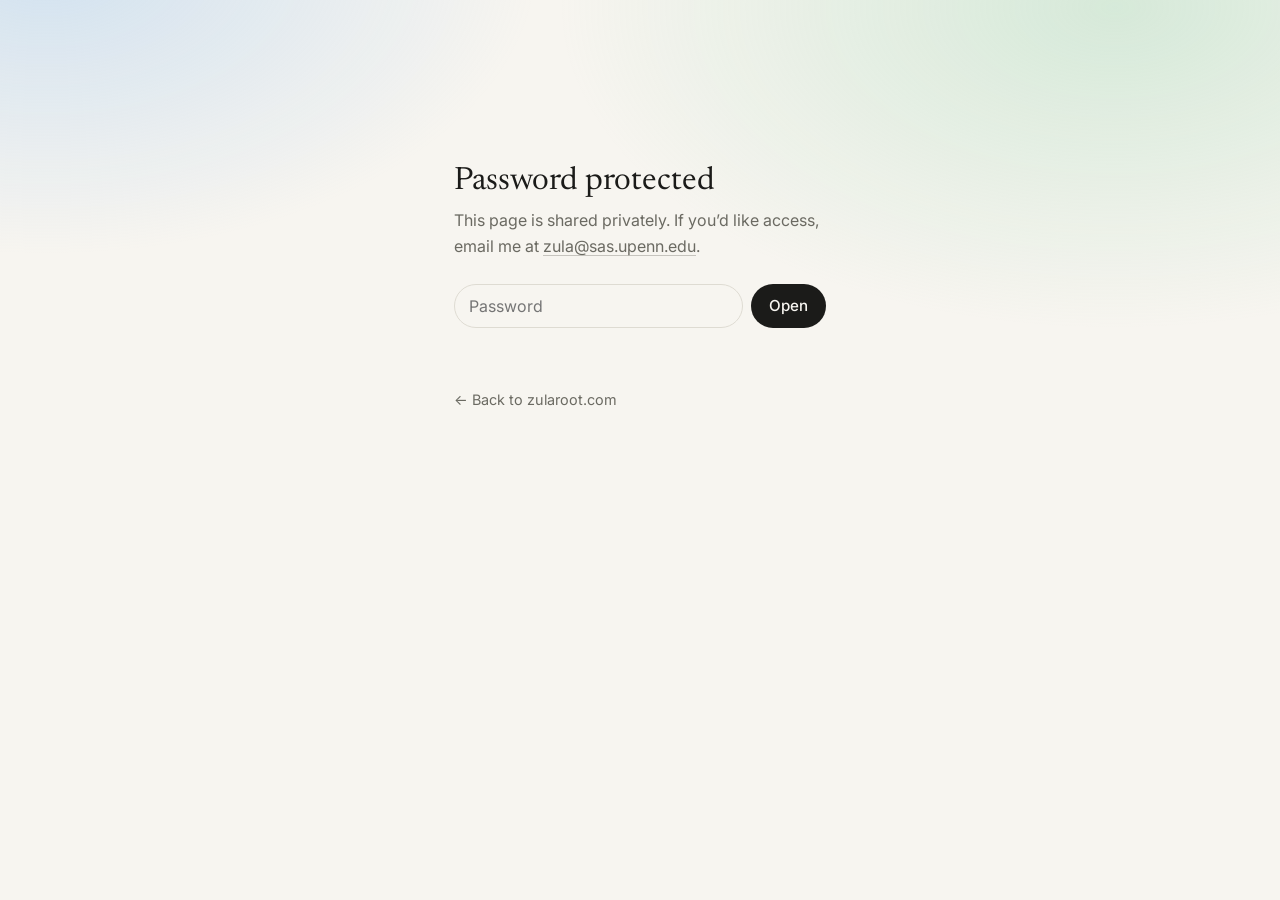
<file: projects/kinelo.html>
<!doctype html>
<html lang="en">
<head>
  <meta charset="utf-8">
  <meta name="viewport" content="width=device-width, initial-scale=1">
  <meta name="robots" content="noindex">
  <title>Kinelo · Zula Root</title>
  <link rel="icon" href="../favicon.svg" type="image/svg+xml">
  <link rel="preconnect" href="https://fonts.googleapis.com">
  <link rel="preconnect" href="https://fonts.gstatic.com" crossorigin>
  <link href="https://fonts.googleapis.com/css2?family=Inter:wght@400;500&family=Newsreader:ital,opsz,wght@0,6..72,400;0,6..72,500;1,6..72,400&display=swap" rel="stylesheet">
  <link rel="stylesheet" href="../styles.css">
  <script>try{var t=localStorage.getItem("theme");if(t==="light"||t==="dark")document.documentElement.dataset.theme=t}catch(e){}</script>
  <style>
    .lock { max-width: 420px; margin: 18vh auto 0; padding: 0 24px; }
    .lock h1 { font: 400 2rem/1.2 var(--serif); margin: 0 0 8px; }
    .lock p { color: var(--muted); margin: 0 0 24px; }
    .lock form { display: flex; gap: 8px; }
    .lock input { flex: 1; min-width: 0; font: 400 1rem var(--sans); padding: 11px 14px; border: 1px solid var(--rule); border-radius: 999px; background: transparent; color: var(--ink); }
    .lock button { font: 500 0.95rem var(--sans); padding: 11px 18px; border: 0; border-radius: 999px; background: var(--ink); color: var(--paper); cursor: pointer; }
    .lock .error { color: #b3261e; margin: 12px 0 0; min-height: 1.4em; font-size: 0.9rem; }
    .lock .back { display: inline-block; margin-top: 28px; color: var(--muted); font-size: 0.9rem; }
  </style>
</head>
<body>
  <main class="lock">
    <h1>Password protected</h1>
    <p>This page is shared privately. If you’d like access, email me at <a href="mailto:zula@sas.upenn.edu">zula@sas.upenn.edu</a>.</p>
    <form id="unlock">
      <label class="visually-hidden" for="pw">Password</label>
      <input id="pw" type="password" autocomplete="current-password" placeholder="Password" required>
      <button type="submit">Open</button>
    </form>
    <p class="error" id="error" aria-live="polite"></p>
    <a class="back" href="../">← Back to zularoot.com</a>
  </main>
  <script>
  (() => {
    const payload = "U2FsdGVkX1+3Q5YJyaQjX24FxcXCfy9vf6mQ35+vt8MrJDqtvEUeBickXPo4Tj+VUcuJO56QjHh1fRX+uxRgk7OrlMQs2b4y3lvQK2AoOHcvii2v+0HJJKMmwcrjQSHI30zly3y/wtYgFrmstQVRyO/kYOr296bv3mRnJYw0Hf1rsjt9ZvCXb2QbuK9A16dSNe9lL4Ru3jdT4hgsWwfXsZi7kJD0XL9qEQqwPaJd2fD9B4pQ75IPsp+83eEWfRdyRVVt9OGu3k4IT/yNCmcrxqPbvHUiEhmw+wnBq7PKmBELd2NyvW3u5tFAiEpC4R6Au6XKhEHZ0EhpK/xzCjIHQn8CREZfezjx90/Vb5lMAwuPq+UxHOCp6e9x4s1APd0hcORhpgTGWQlgip2qpje/PhAPZGDgDFB+dtSXBrKSK2ObwNiNHalM++zGkJe950BSKMZR2LMjwazPhetYW6USgWrbBdTjM9JQSsPKG5rDm1Tfs/l7CQ2Po/JXY8xQk0dQc5z3rnJHk3Y8HuyK7B20aO8m9HUZzUUkGxIt/VhgNWcTaRBFwUlSCPZqoiHefkbJmejfzfA7klWHq3hsZlb1ZbhMlmhmZfZ0FSEQNrEk2c7L08lyn8XmsoHfIA76bMCToRXUt3z1B18eb4Ul7TfByTjHvNiOnsR1XEWfepJi3Q2yxjt9YXBVOMkhQ7mIpkb0TqPmiXHa8ydzcvjyAi3FiaWyBqWW/PrYK/LGKPHiExxai5OYv6pxRp96V79XUVdzWnIdOhRaMNzy/C5E5RejZp4mjB4PdWLc13xSxPBv3zrvypxiP0O3jnCCOOYp/A+H4xTUafm0zRrsw9vySqz9Qn0qF+mtAtZS3l+F7Rso/uPThAuK3cTkD9grGfHIk0GFwz+SMqN1GMUm7SQ/FbbKcJT+NeJ7/c1Bja+CiXSsr7afJJZBPb99ApTNdW/[base64]/pz9UCNtDekdxna6tTxTlcxlTV35JCreF5M/65qyQQWus8q7Ygr3RSGEvRZAEOgHvtvCXglPnXymBPGow4Vqx8h6Zfuxk3NLfQyo4FaA6os7e/Q0cvp+ADbtVH+MLrFqb4bjHFSiXfIBTmJzg8CBbjf/9mXCueGy13uJHB8OyG7zxSuDIPgx40YtTAM5uRRdlVqjvZAzwe6ZszbR8DELR9YYgTCiOSaYmR+wOwb/GfnA0QLQUSZxdxjqbXzoBoH2STdQdOG/nBaJzyJRYremH1x+SaobWQK4oxi6sM9k6JK73TbdU3YbHsErvRKxQKRJ6yPSZ/NDJlIdiTXQMU9wk0GUXsohA2rtxYVx3gCq0mmwa+3jdrTBVrkIYEii9u3epg49HKbP979Jophu82rYUuiEey80vhIvVlOXtVDMEEL54OlclUJ9WT/JymfY5xeH1vvqtloJcO94wce6BuWaEf6SpaX6P+X2TCrHBGf+yVmis1+vIvoY6WsoyS+of1WGy17D0GkWO0mwF31bhUqPUPZp/jUMVF1qSWHRa9tM7tukbA+zcqKrvilziia2z+96zWEFxIr3iXZO2ATA7V7BIFGbUsIBPrYSIwdwUg513PZwtb34vUACZhTf+E0pGmLJT2qJeiIYuGryGQwO4/Co9imT31X9eK3szFgNqejdUamvGvMI42A3gUvyNLM7uJ/5v+mamm4yUOkUQLBDzi3qaAIExNnvGezQQVZTxgUL05sjw/yWeX6QTSr/6ysSNqXPlRKoH/qakcufHRfMpuUFK4E0g8r+altWtjdkNzmcVQ/1hS2+oaNfk3NhgWxSpS144fwn6X8B70uVvZoPJg8HrELNxdC5VTjr38SOOWb+7uAeshkkP0wgw3WSpR/KUisiU71MwiE5UKhrruYEpLrZAgnB580J9Yi1iEJV18N6Lm+SglWkvymt8hiutNJCaRDXT4eCZK/veF2WG9eCLVV83RL5guJDIk/ia5lBluLwmNwYVrVP+lHd6jVsYcxzxBNbYluhaxiF8LPmd2+e8TjnQ8BhHq+CQJzsJS1TP76xtRVm2b2la0Cji/qGesg+kkD0/jmoj6hLL9BKkn2wot9rLSJq9/Wvsu4AR6cmP0DH30aWjn4+vWPz1E7EKZGGlTG56dSsUeizSW8HLRr03JJb5aq9zTTRWMowGKyXLjLSoLYixFwMasxcq2OgjYNP/+kaFmDJjtTR9ysYpZikuxRhznNb112lvcXMo5kVFtf0Z3TPFRjalwmN/Xe4KLDNXc/YCdMl75N4J6I3LwFPslvnyz8I48kjG5trgDjbJYF9jPXsDejclkjlsqCDlDU/YMwcGPVkFRG8+cDNSVtnKl2m2HKDl/auNlnJg5VBxiCYtCjKEH4ebG4cWt0xKr0plKCfzCVWctsAEt1xULSSq60gc0oNSLAMUMeIV7hbL++6UYx/5/MLUvNsCqmYIbjBNDSjfVJNoY3+kY5J07Q514G9Q/XmQthuNOjlwj7wInCtBfCjdQHKPx+7FOXth7RM5WxgJh8gJZbo0Io1xjfQf+f7SIu3wdelZ3Y+KBoo7wxGoCBhq+vVB6WK5Y2QSFOvTFVR1AeZpAEU6+RWTEVJ8H6ei+ImxwGiSJN7Uvpu6SrTasDRybLEtG73vO6NzA0Bwb+0sgl8uZWESiHO/UJQo2S9Y+7YX0t02J2dpvnM9ZJHoVC7DN6n/4iSFz14wJ8cxs1jr9IgsTS7IYkJho/SINeQIhEcjZliHoOTI/ZxnnbgCQ2qTRIWc8ErrnflIqiJu36LEPIOcEgBJLL3PVt6U+ReJlT0+ZHnpFhZB3Eh3hNDtSYaqM1KdqAkChayjukcB0iJArWjqSl78MZwk4kijBKQAfl19uoe/TJgAu10MJdcMAlJAkHmC7MSENUECZrrr7+pc+8KE8FIa81rJJ0seccIa59AdPtWn4VAPyoiw2+vCLRJwvW2gWx8JYcO4yZYV2wva9ApWhuMFbUo4B5j143GiWdej4EMDDV2R9LEcBQ7xVeqb0AaH+wFTisRhB2NeiLX0uI/10v/Zzlxvsakian9SqJB8lKEm18619p/qH4RRlNVvI6Zxwz7e6N6itlFHhEg5eMJYuR4IiROjXMSOcEbNAqsZQ811gu8TqLf/hb7nem+qdYjlEd6xi0OSDAVPfyS7fNROhO/wnDxnDQy+nKfTxLph8/W6faeGb/H4UUJQ1swiE2PjALnLcpQSRIssb1WNal9gapkfWkR/[base64]/DKxZYDzNb1/dN8Yo50DIX2kONpmgz9wVegaE4R+e9BdEMv1RGF/OgK8EmDl+vdnwYzMzkujv+Rmi+slbYOfTqM15Wn0n/BWuousjXb9RUFwpmbWS0WHBvYUwpR8L1QcgCPcaMy6WzfJENGYxaa7jICHb9R2wtr6fUBaWUCDElIHcwM/lzMehTCWsiKUUwhQ5ApsEyFs82TkhtnlS086zsXTL3oFAlOK5ebgcMExZt8+LTLqv6tlJbSOxOba+YZ7CAzdWSe7Zhl5QPJuk67uz/0cdqOlXPa9Om0O/Pjg5d/UKdeLpXtiaOfMz3hboJBRuadLs+anVjXjVoHYy99xCSUWtnDOGMb/5dFI2Fbk8PRcfYoOoiaKjKuODAkWHXgS+OokakgbI1OyrD+fugbzMlvKLw44+ot5ptllash7Wck+J9J1a7GxMWOnNOlgmdTYs94HdurZvmgy33oXm/ZUppW9QyM3ThjXGWI+bKW0ymK5+5fhiz6RPUjyZd5HnXS2ndVkLPfrGITjN06f4ls9QERpGva3R5w7avr3d11X3P6CDxC029XZnm/AtSRJ1ErXaP1G04l2j0YMThfef7z3LftwdIkFzQm7Gwxxl67TanFojSMOXVk13pJLhqu+t6wKXhxVt53cabpp+snlPk9SRtAixIGsARlLV0/7yunYtiYlCH/GxjhNBSVKdxlDk1gRdMLRn3qos3RpZ3POTb6Zct03XoFdAjM+X2iWamSXKiyY4KqVBftAi0OlAMyCeUhPZ/XFUs6DX3d/O6AvK7csxkXzlJWN1EqIhGzyYJ8wx7w0lESHNKGKmNfaHI0sOAuNmED8a03hUqrWj2tFpawFeQm2NEi/ZJUFb5JlqGYObx6ROdde1sVpH/X+NKez7xJtugylAgrIfujU7KktXX3UfKItmWiDImjoMHYu3bMqgalU2BREpUnErw1XRKDNrye6+OzjteHkSes7/lAmSgu7Su3A0sFoY2KgobJgUe6fzrGW15TPQHQOaCgPapl9hWEr0gvdAf8q+bE6rUltCbTD/UhEmIPB/MnnK5c0YqszjHb6hbqlitN0t5Goy/txoh0ywwD0iCvamxWkHnmE4fuCOCp2jrhhJ76vXDKXsX8XNYfdbOEGXqwFISFdktWMUD7Kp6IcJj5tzUW7gWR7+42b9v0zvvL9ca6xpqaCJ0GSK7wjCSeavEp1pdYeS3UBsW6OXFt5FBR6F/rE/jklx0qHptT2wEAxCSyFLRpRevc9SoSAN0xggpjvpV9vgCapRFyMPnpzqSbzxe9coa/JWtMwVgxosluJxcK7prdLSQX3/0lRQhDFxonZrCfOLexrXcnd5MG8OVqy5V4BnzwbSs2emEMUdH4j3CkzdHKw8wvcCM4wLLOq98qeuu/iPALyOhDajNAWLOY8VYIXzJ0c98d1oJauTTiPItJnbe+8+flo0M1rJP6CIjiFqO5lBW8u/vedgUr5Ke5CaB4pu9MqR9rHEwa04freh0E1Lc2USwPdNMsBJVuFtfwH0drud7e7iAx5qU70S6NKNTU0FaiBGBUgBZ1t+jdZrL4JVZXWM/EvMXUmmwjGfLmc1YARi9+MyW5ztRULkwX3N+U/Ceh5hkNF+g0dvYIHqHWpOpBXrsxlrmWAXExvLekqLVjm2+RF3rKSExlLzB30P0+6Uvnq9Aep51LR0m1gBHgWVEAns29VAfQEm/IRs/wFxZqD+7F9e4Qo6gVmR/z3ufaS66/V0upY9NSwHKhljtMQWHjTrtLQSc9LhSeoJanYiw+d3s0uhxs0v5e/IrY2E0OYX+swAGuhdQSe+zgoZZnP9f0A4WQp8+dcSVEWHNb3AFy3bQ1UxHxwiDv/YA8d/tPcPaCKZO+THtRFF045MtsOdNtUClSwHal0SLOF2vEv2mpe0YKa3G3uAU2Y77fgGTAMv+US3bz+xeeVu9RLnwWC9i8QSQgaRns23W7tBy2Rpx/x7uUVdrzFEQgCOCRY2LPh5wuykYd4FXuxiDCvwUsMGNSxj1wZum/juuyu50FzCsYdDRiCSTAWGaoimFTyVW4CyYiQ6klqj9QGFyvbJJUGtLKwNNH32RPzn3yjHHB78NgFjFB3IpARK/fiOmLDdDnNj6PlNSwwT8iisIJbm1pQnm0OnSkXJo0nFUtQsd7DR8ukUJrHBo5f2n3yUP7UzkK/[base64]/wT4KIuITwNBgkKYK3iHO1eK1qdkRR62n4R4ito/u66Q9hJJXDBmlOvqwnVl02cn6mNry4qxDRVMT6q+V9UuHC23FxRrZDZhK+Kdiz4JkOaaHin2fna1WZN6aTZRnNFXmPzGlPJid7ppMRnqoZKAC82zflbnBOxufbQEf8tKoGQwmqJ/daZGT5FcV1qAW8kKFOzoSCSp7CPWLH4Ux8RIYAM3kq1Kn6Kmw0qM2oiSJspACeDxNj1/ZEdxJ1dMrqyFU6PSHry+WP0PaxukbZqkX1OBQEG74n1UV3bd1+p2zHs2FgfXr1FYJJvh0k3Et9a0SQ6GXwgwhCk+Gud/zTC1ZM023usDyWaBGIpmKeIYvnrsuG5Q+0xBB5UFzv/Rzj1gwEQOzJRsv8OZMSJS06G4hECTnDCaVIj3ENyfD0pmKiqs4x8NXxdrC/R3+GHYiUuCM1DKZUSY+htVe2LZtCrMZOG7j2ybos3iFM93XrcuDj3ksmimWNkCRMcRKuQwNx8FKU/Qcjf04OzyG/c+ACDp79O+UbKhG2gt1q1sxbRYlf1Epvz+Yk272SFcuEnI8pGUffEIujlWYx7txum/prEA4qOtaCU04NR9dJQHaEW0F1155rhAKOoDQ0r6ImNgI9WyRachsDEGqtOs63NAYFpaFOZvAESoyQJOGcWAMYxrgotLrlF+LCk8VD4DLaf2rd2OKzbDxiprddSfwlWbti5EKGGh+ZI/YCbfUMo7G5sxoC9KZ5MZCM1GvgpiahDqOUDKG89nzrmERM6eC9ebvs1ULxuXhcxZKPGQKaxls9Ld2BYjZCYq1nMpV3R6iQE/OhUARU82/[base64]//QcpjapHVuEM7CSRPS/MaW8ZIFMTRprzXp4JfKUWhMpYl9R0SiXXPqnh2crWrojVQqlAcIZzG4y5d3lUqfLSa/xRpPfgaB8vAuBjGgX/N9MnRbrc52jvlpOhcxbJDNnV9vklAG3X0L2UPUftkvgzgqFwT1CAs1viBoF4B0V5onq9VYhMCm199xdjsVJiBQj1wOsLqzGeYkHrCvkOCGZVsYYPbu/BOQV/LvknSw/y8vGa7IhDw5PMMXIAwIUiJxsFUtNAzMzpanODTErby9+9w4Wv11VrC3+E0w4WOI7+nWggvmF19u6RCmGWXXYQ5svgtPuMs5O7j+VG0wWX03jVDzailpYQrHxUGaXIMHrCFor6pnltUnWVy/OdwtbBJdYUizGwoeVhf08lOWUnnmAcmfT1nyDrkrVhnr1xtz1U3xZ8qAQp8erI/IoesWGX4Eooc+8QImdkg494ZMtjPOY2iqGUwbJcWSD5gIacWuqOduJfhhV4c3xHAbbtpXIlZvEUb/bY6f3jI8NGzCsQfLLdOU/IXpLpiUNuqkhY7tHS+dtwz4VP+XlUGGrd43HbUIpLCVGPa29K+1h6yZRxDAxeLNKty2NP+TjIV0gX3xLyLTb1GVKQq7vGuhR6rbkzz6tTOFJRVDWmuptYRnEXkdm4HJwxEsHFpTKneMPqWtpMLip2Xmr+eeZmMr/zP9QqQk8CeLCVTmNI4dziHETgG7igz/0DLG2KVYfm2NQXaGaSnvxF26/dMIhpj/uH5yofKl+orSwvgkRIHJIWmkx2mAFoZUjTfsHzd0DA6VeWHvfJUNd3/gNlIcz2TvkwOiKOh53upjksdZWk0aTwtrzfHfMBYtS+g95hIy+KQgciddigBLPMjBxgM5aaHE6V3zZRpqLJLN7zrD8La1TbdiYbRNST1xcyrk3gPQTBpZg6BJzPWWQ24YiZ66UVNwn+KUGhB5eLs/S+oo11zVYMJkdxQsMT8+Lu4bw9p6lWkHObwQE28XJw4PCxWSwuWjymoVqwJnF4rtEAWOWgSqWEb705w6kU8Cl1lTojiT/PTWpGoWRv8UUiFT8L/25oqJwpaAa365H";
    const bytes = Uint8Array.from(atob(payload), (c) => c.charCodeAt(0));
    async function open(password) {
      const salt = bytes.slice(8, 16), data = bytes.slice(16);
      const base = await crypto.subtle.importKey("raw", new TextEncoder().encode(password), "PBKDF2", false, ["deriveBits"]);
      const bits = new Uint8Array(await crypto.subtle.deriveBits({ name: "PBKDF2", hash: "SHA-256", salt, iterations: 600000 }, base, 384));
      const key = await crypto.subtle.importKey("raw", bits.slice(0, 32), "AES-CBC", false, ["decrypt"]);
      const page = await crypto.subtle.decrypt({ name: "AES-CBC", iv: bits.slice(32, 48) }, key, data);
      try { sessionStorage.setItem("kinelo-pw", password); } catch (e) {}
      document.open(); document.write(new TextDecoder().decode(page)); document.close();
    }
    const form = document.getElementById("unlock"), error = document.getElementById("error");
    form.addEventListener("submit", async (e) => {
      e.preventDefault(); error.textContent = "Opening…";
      try { await open(document.getElementById("pw").value); }
      catch (err) { error.textContent = "That password didn’t work."; }
    });
    let saved = null; try { saved = sessionStorage.getItem("kinelo-pw"); } catch (e) {}
    if (saved) open(saved).catch(() => {});
  })();
  </script>
</body>
</html>
</file>
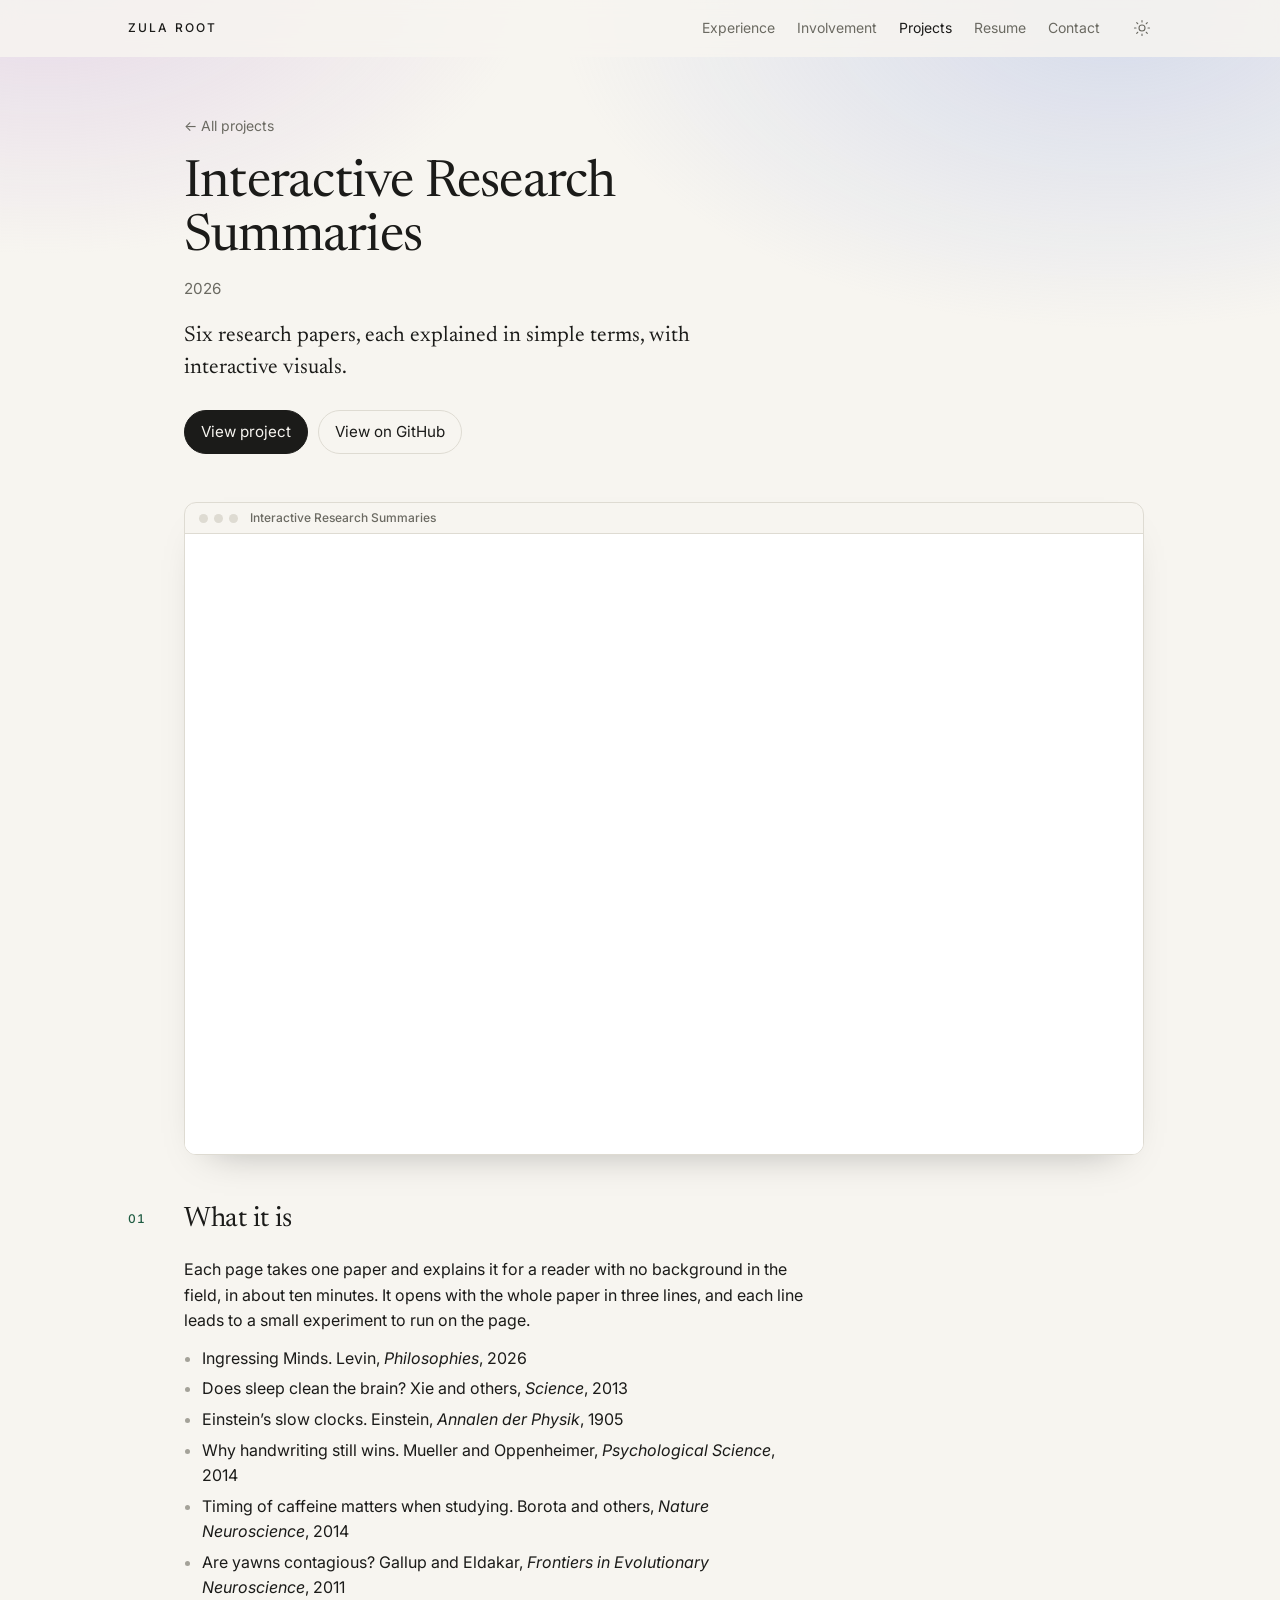
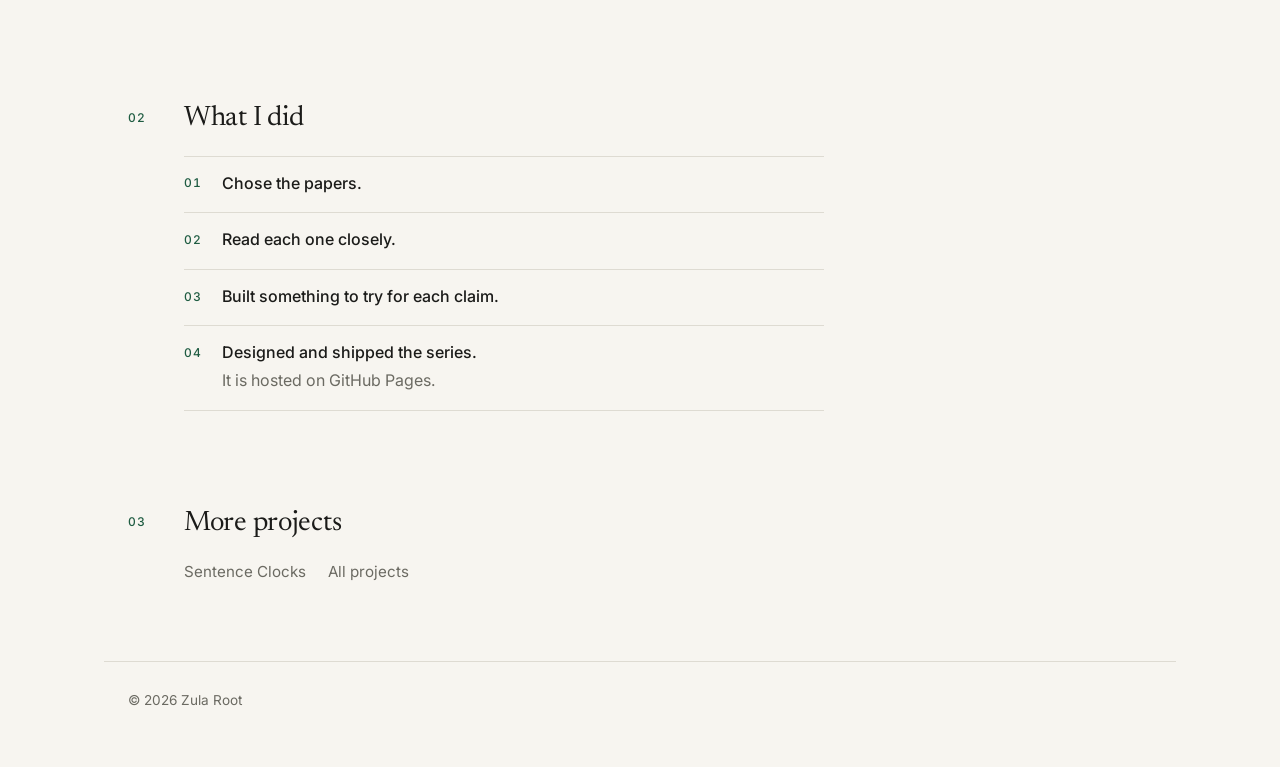
<file: projects/research-summaries.html>
<!doctype html>
<html lang="en">
<head>
  <meta charset="utf-8">
  <meta name="viewport" content="width=device-width, initial-scale=1">
  <title>Interactive Research Summaries · Zula Root</title>
  <meta name="description" content="Six research papers, each explained in simple terms, with interactive visuals.">
  <meta property="og:title" content="Interactive Research Summaries · Zula Root">
  <meta property="og:description" content="Six research papers, each explained in simple terms, with interactive visuals.">
  <meta property="og:type" content="article">
  <meta property="og:site_name" content="Zula Root">
  <meta name="twitter:card" content="summary">
  <link rel="icon" href="../favicon.svg" type="image/svg+xml">
  <link rel="preconnect" href="https://fonts.googleapis.com">
  <link rel="preconnect" href="https://fonts.gstatic.com" crossorigin>
  <link href="https://fonts.googleapis.com/css2?family=Inter:wght@400;500&family=Newsreader:ital,opsz,wght@0,6..72,400;0,6..72,500;1,6..72,400&display=swap" rel="stylesheet">
  <link rel="stylesheet" href="../styles.css">
  <!-- Applies a saved theme before first paint so the page never flashes. -->
  <script>try{var t=localStorage.getItem("theme");if(t==="light"||t==="dark")document.documentElement.dataset.theme=t}catch(e){}</script>
</head>
<body>

  <nav class="nav" aria-label="Site">
    <div class="nav-inner">
      <a class="brand" href="../">Zula Root</a>
      <ul class="nav-links">
        <li><a href="../#experience">Experience</a></li>
        <li><a href="../#involvement">Involvement</a></li>
        <li><a href="../#projects" aria-current="true">Projects</a></li>
        <li><a href="../#resume">Resume</a></li>
        <li><a href="../#contact">Contact</a></li>
      </ul>
      <button class="theme-toggle" type="button" aria-label="Switch between light and dark">
        <svg class="sun" viewBox="0 0 24 24" aria-hidden="true"><circle cx="12" cy="12" r="4"/><path d="M12 2v2M12 20v2M4.93 4.93l1.41 1.41M17.66 17.66l1.41 1.41M2 12h2M20 12h2M4.93 19.07l1.41-1.41M17.66 6.34l1.41-1.41"/></svg>
        <svg class="moon" viewBox="0 0 24 24" aria-hidden="true"><path d="M21 12.79A9 9 0 1 1 11.21 3 7 7 0 0 0 21 12.79z"/></svg>
      </button>
    </div>
  </nav>

  <main class="page" id="top">

    <header class="project-intro grid">
      <div class="body">
        <a class="back" href="../#projects">← All projects</a>
        <h1>Interactive Research Summaries</h1>
        <p class="subline">2026</p>
        <p class="lede">Six research papers, each explained in simple terms, with interactive visuals.</p>
        <ul class="links">
          <li><a class="pill pill-primary" href="https://zula-root.github.io/Interactive-Research-Papers/" target="_blank" rel="noreferrer">View project</a></li>
          <li><a class="pill" href="https://github.com/zula-root/Interactive-Research-Papers" target="_blank" rel="noreferrer">View on GitHub</a></li>
        </ul>
      </div>
    </header>

    <!-- The series itself, live, in a browser window. Scroll and click inside it. -->
    <div class="grid">
      <div class="body">
        <div class="browser wide">
          <div class="browser-bar">
            <span class="browser-dots" aria-hidden="true"><i></i><i></i><i></i></span>
            <span class="browser-address">Interactive Research Summaries</span>
          </div>
          <div class="browser-view tall" data-design-width="1200"><iframe src="https://zula-root.github.io/Interactive-Research-Papers/Home.dc.html" title="Interactive Research Summaries, live" loading="lazy"></iframe></div>
        </div>
      </div>
    </div>

    <section class="section grid reveal" aria-labelledby="h-what">
      <span class="num" aria-hidden="true">01</span>
      <div class="body project-text">
        <h2 id="h-what">What it is</h2>
        <p>Each page takes one paper and explains it for a reader with no background in the field, in about ten minutes. It opens with the whole paper in three lines, and each line leads to a small experiment to run on the page.</p>
        <ul class="plain-list">
          <li>Ingressing Minds. Levin, <i>Philosophies</i>, 2026</li>
          <li>Does sleep clean the brain? Xie and others, <i>Science</i>, 2013</li>
          <li>Einstein’s slow clocks. Einstein, <i>Annalen der Physik</i>, 1905</li>
          <li>Why handwriting still wins. Mueller and Oppenheimer, <i>Psychological Science</i>, 2014</li>
          <li>Timing of caffeine matters when studying. Borota and others, <i>Nature Neuroscience</i>, 2014</li>
          <li>Are yawns contagious? Gallup and Eldakar, <i>Frontiers in Evolutionary Neuroscience</i>, 2011</li>
        </ul>
      </div>
    </section>

    <section class="section grid reveal" aria-labelledby="h-did">
      <span class="num" aria-hidden="true">02</span>
      <div class="body">
        <h2 id="h-did">What I did</h2>
        <ol class="steps">
          <li><div><b>Chose the papers.</b></div></li>
          <li><div><b>Read each one closely.</b></div></li>
          <li><div><b>Built something to try for each claim.</b></div></li>
          <li><div><b>Designed and shipped the series.</b><span>It is hosted on GitHub Pages.</span></div></li>
        </ol>
      </div>
    </section>

    <nav class="section grid" aria-label="More projects">
      <span class="num" aria-hidden="true">03</span>
      <div class="body">
        <h2>More projects</h2>
        <ul class="more">
          <li><a href="clocks.html">Sentence Clocks</a></li>
          <li><a href="../#projects">All projects</a></li>
        </ul>
      </div>
    </nav>

  </main>

  <footer class="page footer">
    <span>© 2026 Zula Root</span>
  </footer>

  <script src="../script.js" defer></script>
</body>
</html>
</file>
<file: styles.css>
/* Zula Root — styles
   Paper and ink, one green, two typefaces. Tokens first. */

:root {
  color-scheme: light;
  --paper: #f7f5f0;
  --ink: #1b1b19;
  --muted: #6b6a62;
  --faint: #a4a299;
  --rule: #dedbd2;
  --hover: #eeebe3;
  --accent: #1f5c42;
  --nav: rgb(247 245 240 / 0.84);
  --icon-sun: inline;
  --icon-moon: none;

  --serif: "Newsreader", Georgia, "Times New Roman", serif;
  --sans: "Inter", system-ui, -apple-system, "Segoe UI", sans-serif;

  --page-max: 1072px;
  --gutter: 24px;
  --num: 56px;
  --measure: 640px;
}

/* Dark tokens appear twice by design: once for system preference
   (unless the reader chose light) and once for an explicit choice. */
@media (prefers-color-scheme: dark) {
  :root:not([data-theme="light"]) {
    color-scheme: dark;
    --paper: #151614;
    --ink: #e9e7e0;
    --muted: #a3a197;
    --faint: #6c6b64;
    --rule: #2b2c28;
    --hover: #1f201d;
    --accent: #93c9aa;
    --nav: rgb(21 22 20 / 0.84);
    --icon-sun: none;
    --icon-moon: inline;
  }
}

:root[data-theme="dark"] {
  color-scheme: dark;
  --paper: #151614;
  --ink: #e9e7e0;
  --muted: #a3a197;
  --faint: #6c6b64;
  --rule: #2b2c28;
  --hover: #1f201d;
  --accent: #93c9aa;
  --nav: rgb(21 22 20 / 0.84);
  --icon-sun: none;
  --icon-moon: inline;
}

/* ---------- Base ---------- */

* {
  box-sizing: border-box;
}

html {
  scroll-padding-top: 76px;
}

@media (prefers-reduced-motion: no-preference) {
  html {
    scroll-behavior: smooth;
  }
}

body {
  margin: 0;
  background: var(--paper);
  color: var(--ink);
  font-family: var(--sans);
  font-size: 16px;
  line-height: 1.6;
  -webkit-font-smoothing: antialiased;
  text-rendering: optimizeLegibility;
}

h1,
h2,
h3 {
  margin: 0;
  font-weight: 400;
}

p {
  margin: 0;
}

a {
  color: inherit;
  text-decoration-color: color-mix(in srgb, currentColor 35%, transparent);
  text-underline-offset: 3px;
  transition: text-decoration-color 150ms ease;
}

a:hover {
  text-decoration-color: currentColor;
}

/* Emphasis stays quiet: one step above the body weight. */
strong {
  font-weight: 500;
}

::selection {
  background: color-mix(in srgb, var(--accent) 22%, transparent);
}

:focus-visible {
  outline: 2px solid var(--accent);
  outline-offset: 3px;
  border-radius: 2px;
}

.visually-hidden {
  position: absolute;
  width: 1px;
  height: 1px;
  overflow: hidden;
  clip: rect(0 0 0 0);
  white-space: nowrap;
}

/* ---------- Page grid ----------
   Four columns on wide screens: a hanging number, the reading
   measure, a gap, and a margin for pictures. The margin folds under
   the text on tablets; the number column folds on phones. */

.page {
  max-width: var(--page-max);
  margin: 0 auto;
  padding: 0 var(--gutter);
}

.grid {
  display: grid;
  grid-template-columns: var(--num) minmax(0, var(--measure)) 48px minmax(0, 1fr);
}

.grid > .num {
  grid-column: 1;
}

.grid > .body {
  grid-column: 2;
}

.grid > .side {
  grid-column: 4;
}

/* ---------- Nav ---------- */

.nav {
  position: sticky;
  top: 0;
  z-index: 10;
  background: var(--nav);
  -webkit-backdrop-filter: blur(10px);
  backdrop-filter: blur(10px);
  border-bottom: 1px solid transparent;
  transition: border-color 200ms ease;
}

.nav.is-stuck {
  border-bottom-color: var(--rule);
}

.nav-inner {
  max-width: var(--page-max);
  margin: 0 auto;
  padding: 0 var(--gutter);
  height: 56px;
  display: flex;
  align-items: center;
  gap: 24px;
}

.brand {
  margin-right: auto;
  font: 500 0.75rem/1 var(--sans);
  letter-spacing: 0.18em;
  text-transform: uppercase;
  text-decoration: none;
}

.nav-links {
  display: flex;
  gap: 22px;
  margin: 0;
  padding: 0;
  list-style: none;
  font-size: 0.875rem;
}

.nav-links a {
  color: var(--muted);
  text-decoration: none;
  transition: color 150ms ease;
}

.nav-links a:hover,
.nav-links a[aria-current="true"] {
  color: var(--ink);
}

.theme-toggle {
  display: flex;
  align-items: center;
  justify-content: center;
  width: 36px;
  height: 36px;
  margin-right: -8px;
  padding: 0;
  border: 0;
  border-radius: 50%;
  background: none;
  color: var(--muted);
  cursor: pointer;
  transition:
    background 150ms ease,
    color 150ms ease;
}

.theme-toggle:hover {
  background: var(--hover);
  color: var(--ink);
}

.theme-toggle svg {
  width: 18px;
  height: 18px;
  fill: none;
  stroke: currentColor;
  stroke-width: 1.5;
  stroke-linecap: round;
  stroke-linejoin: round;
}

.theme-toggle .sun {
  display: var(--icon-sun);
}

.theme-toggle .moon {
  display: var(--icon-moon);
}

/* ---------- Intro ---------- */

.intro {
  padding: 84px 0 64px;
}

.intro h1 {
  font: 400 clamp(2.6rem, 6vw, 3.6rem) / 1.04 var(--serif);
  letter-spacing: -0.015em;
  margin-bottom: 14px;
}

.subline {
  color: var(--muted);
  font-size: 0.95rem;
  margin-bottom: 36px;
}

.subline .sep {
  margin: 0 0.5em;
  color: var(--faint);
}

.lede {
  font: 400 1.35rem / 1.45 var(--serif);
  max-width: 30em;
  margin-bottom: 18px;
  text-wrap: pretty;
}

.lede:last-of-type {
  margin-bottom: 0;
}

.links {
  display: flex;
  flex-wrap: wrap;
  gap: 10px;
  margin: 34px 0 0;
  padding: 0;
  list-style: none;
}

.pill {
  display: inline-flex;
  align-items: center;
  gap: 8px;
  padding: 9px 16px;
  border: 1px solid var(--rule);
  border-radius: 999px;
  font-size: 0.95rem;
  text-decoration: none;
  transition:
    background 150ms ease,
    border-color 150ms ease,
    opacity 150ms ease;
}

.pill:hover {
  background: var(--hover);
  border-color: var(--faint);
}

.pill svg {
  width: 15px;
  height: 15px;
  fill: currentColor;
}

.pill-primary {
  background: var(--ink);
  border-color: var(--ink);
  color: var(--paper);
}

.pill-primary:hover {
  background: var(--ink);
  border-color: var(--ink);
  opacity: 0.86;
}

/* ---------- Sections ---------- */

.section {
  padding: 44px 0 52px;
}

.section .num {
  padding-top: 0.6rem;
  font: 500 0.75rem / 1 var(--sans);
  letter-spacing: 0.1em;
  color: var(--accent);
  font-variant-numeric: tabular-nums;
}

.section h2 {
  font: 400 1.75rem / 1.2 var(--serif);
  letter-spacing: -0.01em;
  margin-bottom: 20px;
}

.section .intro-line {
  color: var(--muted);
  margin: -8px 0 22px;
  max-width: 56ch;
}

/* Ledger rows: organisation, role, year, hairlines between. */
.rows {
  margin: 0;
  padding: 0;
  list-style: none;
  border-top: 1px solid var(--rule);
}

.row {
  padding: 20px 0 22px;
  border-bottom: 1px solid var(--rule);
}

.row-head {
  display: grid;
  grid-template-columns: auto minmax(0, 1fr) auto;
  gap: 2px 14px;
  align-items: baseline;
}

.row-head h3,
.row-head .name {
  font: 500 1rem / 1.4 var(--sans);
  margin: 0;
}

.row-head .role {
  color: var(--muted);
  min-width: 0;
}

.row-head .when {
  grid-column: -2 / -1;
  color: var(--muted);
  font-size: 0.875rem;
  white-space: nowrap;
  font-variant-numeric: tabular-nums;
}

/* Involvement: the role always sits under the name, so a long name and role
   never squeeze each other, and every year lines up on the right. */
#involvement .row-head {
  grid-template-columns: minmax(0, 1fr) auto;
}

#involvement .row-head h3 {
  grid-row: 1;
  grid-column: 1;
}

#involvement .row-head .when {
  grid-row: 1;
  grid-column: 2;
}

#involvement .row-head .role {
  grid-row: 2;
  grid-column: 1 / -1;
}

.summary {
  margin: 8px 0 0;
  max-width: 62ch;
  text-wrap: pretty;
}

.summary + .summary {
  margin-top: 6px;
}

.bullets {
  margin: 10px 0 0;
  padding-left: 1.1em;
  max-width: 62ch;
}

.bullets li {
  margin: 6px 0;
}

.bullets li::marker {
  color: var(--faint);
}

/* Project names link out. The arrow nudges on hover. */
.row-head .name a {
  text-decoration: none;
}

.row-head .name a:hover {
  text-decoration: underline;
  text-decoration-color: var(--accent);
}

.name .arrow {
  display: inline-block;
  margin-left: 3px;
  color: var(--faint);
  transition:
    transform 150ms ease,
    color 150ms ease;
}

.name a:hover .arrow {
  color: var(--ink);
  transform: translate(2px, -2px);
}

.when a {
  text-decoration: none;
}

.when a:hover {
  color: var(--ink);
}

.tags {
  display: flex;
  flex-wrap: wrap;
  gap: 6px;
  margin: 10px 0 0;
  padding: 0;
  list-style: none;
}

.tag {
  padding: 4px 9px;
  border: 1px solid var(--rule);
  border-radius: 999px;
  font: 500 0.7rem / 1 var(--sans);
  letter-spacing: 0.05em;
  text-transform: uppercase;
  color: var(--muted);
}

.tag-soon {
  border-style: dashed;
}

/* Facts: a compact two-column list for education and skills. */
.facts {
  display: grid;
  grid-template-columns: max-content minmax(0, 1fr);
  gap: 12px 28px;
  margin: 0;
}

.facts dt {
  grid-column: 1;
  color: var(--muted);
}

.facts dd {
  grid-column: 2;
  margin: 0;
}

.facts dd + dd {
  margin-top: -6px;
}

/* ---------- Contact ---------- */

.contact .email {
  display: inline-block;
  font: 400 clamp(1.5rem, 3.6vw, 2.1rem) / 1.25 var(--serif);
  letter-spacing: -0.01em;
  text-decoration-color: color-mix(in srgb, currentColor 25%, transparent);
  text-underline-offset: 6px;
  text-decoration-thickness: 1px;
  margin: 4px 0 8px;
  word-break: break-all;
}

.contact .email:hover {
  text-decoration-color: var(--accent);
}

.contact .links {
  margin-top: 22px;
}

/* ---------- Footer ---------- */

.footer {
  margin-top: 24px;
  padding: 28px var(--gutter) 56px;
  border-top: 1px solid var(--rule);
  display: flex;
  justify-content: space-between;
  gap: 16px;
  flex-wrap: wrap;
  color: var(--muted);
  font-size: 0.85rem;
}

/* ---------- Motion ----------
   Sections fade up once as they enter. Only when the script runs,
   so nothing is hidden if it doesn't. */

.js .reveal {
  opacity: 0;
  transform: translateY(10px);
  transition:
    opacity 450ms ease,
    transform 450ms ease;
}

.js .reveal.is-in {
  opacity: 1;
  transform: none;
}

@media (prefers-reduced-motion: reduce) {
  .js .reveal {
    opacity: 1;
    transform: none;
    transition: none;
  }

  .name .arrow,
  .thumb img {
    transition: none;
  }
}

/* ---------- Responsive ---------- */

@media (max-width: 1039px) {
  .grid {
    grid-template-columns: var(--num) minmax(0, 1fr);
  }

  .grid > .side {
    grid-column: 2;
  }
}

@media (max-width: 639px) {
  .grid {
    grid-template-columns: minmax(0, 1fr);
  }

  .grid > .num,
  .grid > .body,
  .grid > .side {
    grid-column: 1;
  }

  .nav-links {
    display: none;
  }

  .intro {
    padding: 56px 0 48px;
  }

  .section {
    padding: 36px 0 40px;
  }

  .section .num {
    padding-top: 0;
    margin-bottom: 10px;
  }

  .facts {
    grid-template-columns: 1fr;
    gap: 4px;
  }

  .facts dt,
  .facts dd {
    grid-column: 1;
  }

  .facts dt {
    margin-top: 12px;
    font-size: 0.8rem;
    letter-spacing: 0.04em;
    text-transform: uppercase;
  }

  .facts dt:first-child {
    margin-top: 0;
  }
}

/* Below this width a row is narrower than on a wide screen, where every
   name, role and year is known to fit on one line. So the role goes under
   the name at full width, and a long one can never wrap into an indent. */
@media (max-width: 743px) {
  .row-head {
    grid-template-columns: minmax(0, 1fr) auto;
  }

  .row-head h3,
  .row-head .name {
    grid-row: 1;
    grid-column: 1;
  }

  .row-head .when {
    grid-row: 1;
    grid-column: 2;
  }

  .row-head .role {
    grid-row: 2;
    grid-column: 1 / -1;
  }
}

.nowrap {
  white-space: nowrap;
}

/* An organisation's name that is also a link: plain until hovered, like a project's. */
.row-head h3 a {
  text-decoration: none;
}

.row-head h3 a:hover {
  text-decoration: underline;
  text-decoration-color: var(--accent);
}

/* A small line under a row, for the one thing worth adding. */
.aside {
  margin: 12px 0 0;
  font-size: 0.875rem;
  color: var(--muted);
}

/* Project thumbnails: in the margin on wide screens, under the text
   elsewhere. They repeat the row's link, so they are skipped by
   keyboards and screen readers. */
.row {
  position: relative;
}

.thumb {
  display: block;
  width: min(100%, 360px);
  margin: 14px 0 0;
}

.thumb img {
  display: block;
  width: 100%;
  height: auto;
  aspect-ratio: 16 / 10;
  object-fit: cover;
  object-position: top;
  border: 1px solid var(--rule);
  border-radius: 6px;
  filter: saturate(0.85);
  opacity: 0.92;
  transition:
    opacity 150ms ease,
    filter 150ms ease;
}

.thumb:hover img {
  opacity: 1;
  filter: none;
}

@media (min-width: 1040px) {
  .thumb {
    position: absolute;
    left: calc(100% + 48px);
    top: 22px;
    width: 220px;
    margin: 0;
  }
}



/* ---------- Project pages ----------
   One page per project, in the same grid as the home page. It answers
   three questions in order: what does it look like, what is it, and who
   did what. */

.project-intro {
  padding: 56px 0 30px;
}

.back {
  font-size: 0.875rem;
  color: var(--muted);
  text-decoration: none;
}

.back:hover {
  color: var(--ink);
}

.project-intro h1 {
  font: 400 clamp(2.4rem, 5.4vw, 3.2rem) / 1.06 var(--serif);
  letter-spacing: -0.015em;
  margin: 18px 0 12px;
}

.project-intro .subline {
  margin-bottom: 20px;
}

.project-intro .links {
  margin-top: 26px;
}

/* Pictures: a row of slides. It scrolls sideways and snaps, so it works
   by swipe or trackpad with no script at all. The script adds two
   chevrons, a counter and one shared caption. The strip runs across the
   reading column and the margin. */
.shots {
  grid-column: 2 / -1;
  min-width: 0;
  padding-bottom: 12px;
}

.shots-track {
  position: relative;
  display: flex;
  gap: 16px;
  overflow-x: auto;
  scroll-snap-type: x mandatory;
  overscroll-behavior-x: contain;
  scrollbar-width: none;
  border-radius: 8px;
}

.shots-track::-webkit-scrollbar {
  display: none;
}

.shot {
  flex: 0 0 100%;
  margin: 0;
  scroll-snap-align: start;
}

.shot a {
  display: block;
}

.shot img,
.shot-empty {
  display: block;
  width: 100%;
  height: auto;
  aspect-ratio: 16 / 10;
  border: 1px solid var(--rule);
  border-radius: 8px;
}

.shot img {
  object-fit: cover;
  background: var(--hover);
}

.shot figcaption,
.shots-caption {
  margin: 10px 0 0;
  max-width: 62ch;
  font-size: 0.85rem;
  line-height: 1.5;
  color: var(--muted);
}

.shots-bar {
  display: flex;
  align-items: flex-start;
  justify-content: space-between;
  gap: 20px;
  margin-top: 12px;
}

.shots-caption {
  margin: 0;
  padding-top: 5px;
}

/* With the script running, each slide's own caption gives way to the shared one. */
.js-shots .shot figcaption {
  position: absolute;
  width: 1px;
  height: 1px;
  overflow: hidden;
  clip: rect(0 0 0 0);
  white-space: nowrap;
}

/* The stepper: a count between two chevrons. */
.stepper {
  flex: none;
  display: inline-flex;
  align-items: center;
  border: 1px solid var(--rule);
  border-radius: 999px;
}

.stepper button {
  display: grid;
  place-items: center;
  width: 36px;
  height: 32px;
  padding: 0;
  border: 0;
  border-radius: 999px;
  background: none;
  color: var(--muted);
  cursor: pointer;
  transition: color 150ms ease;
}

.stepper button:hover {
  color: var(--ink);
}

.stepper svg {
  width: 7px;
  height: 11px;
  fill: none;
  stroke: currentColor;
  stroke-width: 1.6;
  stroke-linecap: round;
  stroke-linejoin: round;
}

.stepper-count {
  min-width: 3.2em;
  text-align: center;
  font: 500 0.75rem / 1 var(--sans);
  letter-spacing: 0.08em;
  color: var(--muted);
  font-variant-numeric: tabular-nums;
}

.stepper-count b {
  font-weight: 500;
  color: var(--accent);
}

/* Steps: what was done, in order. The numeral is drawn by the list itself. */
.steps {
  margin: 0;
  padding: 0;
  list-style: none;
  counter-reset: step;
  border-top: 1px solid var(--rule);
}

.steps li {
  display: grid;
  grid-template-columns: 2.4rem minmax(0, 1fr);
  padding: 14px 0 16px;
  border-bottom: 1px solid var(--rule);
  counter-increment: step;
}

.steps li::before {
  content: counter(step, decimal-leading-zero);
  padding-top: 0.42rem;
  font: 500 0.75rem / 1 var(--sans);
  letter-spacing: 0.1em;
  color: var(--accent);
  font-variant-numeric: tabular-nums;
}

.steps b {
  display: block;
  font-weight: 500;
}

.steps span {
  display: block;
  margin-top: 2px;
  color: var(--muted);
  max-width: 58ch;
  text-wrap: pretty;
}

/* Who did what: the part on the left, the person and the detail on the right. */
.roles {
  display: grid;
  grid-template-columns: minmax(7.5rem, max-content) minmax(0, 1fr);
  gap: 14px 28px;
  margin: 0;
}

.roles dt {
  grid-column: 1;
  color: var(--muted);
}

.roles dd {
  grid-column: 2;
  margin: 0;
  max-width: 58ch;
  text-wrap: pretty;
}

.roles dd b {
  font-weight: 500;
}

.project-text p {
  max-width: 62ch;
  text-wrap: pretty;
}

.project-text p + p {
  margin-top: 12px;
}

.project-text .pull {
  font: 400 1.2rem / 1.45 var(--serif);
  margin: 14px 0;
  padding-left: 16px;
  border-left: 2px solid var(--rule);
}

.plain-list {
  margin: 12px 0 0;
  padding-left: 1.1em;
  max-width: 62ch;
}

.plain-list li {
  margin: 5px 0;
}

.plain-list li::marker {
  color: var(--faint);
}

/* The way on from a project: the others, and the way back. */
.more {
  display: flex;
  flex-wrap: wrap;
  gap: 8px 22px;
  margin: 0;
  padding: 0;
  list-style: none;
  font-size: 0.95rem;
}

.more a {
  text-decoration: none;
  color: var(--muted);
}

.more a:hover {
  color: var(--ink);
}

/* Placeholders: words still to be supplied. Loud on purpose, so none is published by accident. */
.tk {
  padding: 1px 5px;
  border-radius: 3px;
  background: color-mix(in srgb, #f2c230 42%, transparent);
  color: var(--ink);
}

.draft-note {
  margin: 0 0 22px;
  padding: 10px 14px;
  border: 1px dashed var(--faint);
  border-radius: 8px;
  font-size: 0.875rem;
  color: var(--muted);
  max-width: 62ch;
}

.shot-empty {
  display: grid;
  place-items: center;
  border-style: dashed;
  border-color: var(--faint);
  color: var(--muted);
  font-size: 0.875rem;
}

/* On the home page a project's name leads to its own page: an arrow that moves along, not out. */
.name .arrow.in {
  margin-left: 5px;
}

.name a:hover .arrow.in {
  transform: translateX(3px);
}

@media (max-width: 639px) {
  .shots {
    grid-column: 1;
  }

  .project-intro {
    padding: 36px 0 24px;
  }

  .roles {
    grid-template-columns: 1fr;
    gap: 4px;
  }

  .roles dt,
  .roles dd {
    grid-column: 1;
  }

  .roles dt {
    margin-top: 12px;
    font-size: 0.8rem;
    letter-spacing: 0.04em;
    text-transform: uppercase;
  }

  .roles dt:first-child {
    margin-top: 0;
  }

  .shots-bar {
    gap: 12px;
  }
}

@media (prefers-reduced-motion: reduce) {
  .stepper button {
    transition: none;
  }
}

/* ---------- Portrait ----------
   A small portrait in the margin beside the name. It is there to say that
   a person wrote this page, so it stays small. On narrower screens it
   sits above the name instead. */

.portrait {
  grid-column: 4;
  grid-row: 1;
  align-self: start;
  justify-self: start;
  margin: 4px 0 0;
}

.portrait img {
  display: block;
  width: 154px;
  height: 154px;
  border-radius: 50%;
  object-fit: cover;
  /* Lifted off the page a little. The padding is an invisible ring
     until the pointer is over it, when it fills with colour and turns. */
  padding: 3px;
  box-shadow: 0 2px 14px rgb(0 0 0 / 0.14);
}

@property --ring-angle {
  syntax: "<angle>";
  initial-value: 0deg;
  inherits: false;
}

.portrait img:hover {
  background: conic-gradient(from var(--ring-angle), var(--accent), #f2b33d, #9fd3b5, var(--accent));
  animation: ring-spin 3s linear infinite;
}

@keyframes ring-spin {
  to {
    --ring-angle: 360deg;
  }
}

@media (max-width: 1039px) {
  .portrait {
    grid-column: 2;
    grid-row: auto;
    order: -1;
    margin: 0 0 22px;
  }

  .portrait img {
    width: 82px;
    height: 82px;
  }
}

@media (max-width: 639px) {
  .portrait {
    grid-column: 1;
  }
}

.project-intro .aside {
  margin-top: 16px;
}

/* ---------- Borrowed from jomeiroot.com ----------
   Two small things that make a page feel answered: the ring on the
   portrait (above), and rows that open wherever they are pressed. */

/* A row that leads somewhere answers the pointer along its whole width,
   and the name's link is stretched over it. Links inside the row stay
   their own. */
.row.linked {
  isolation: isolate;
}

.row.linked::before {
  content: "";
  position: absolute;
  inset: 1px -14px;
  z-index: -1;
  border-radius: 8px;
  background: var(--hover);
  opacity: 0;
  transition: opacity 150ms ease;
}

.row.linked:hover::before,
.row.linked:focus-within::before {
  opacity: 1;
}

.row.linked .name a::after {
  content: "";
  position: absolute;
  inset: 0;
}

.row.linked:hover .name .arrow.in {
  color: var(--ink);
  transform: translateX(3px);
}

.row.linked .summary a,
.row.linked .when a,
.row.linked .row-links a {
  position: relative;
  z-index: 1;
}

/* Under each project: the thing itself, and its code. */
.row-links {
  display: flex;
  flex-wrap: wrap;
  gap: 6px 20px;
  margin: 12px 0 0;
  font-size: 0.875rem;
}

.row-links a {
  color: var(--muted);
  text-decoration: none;
  transition: color 150ms ease;
}

.row-links a:hover {
  color: var(--ink);
}

.row-links span {
  margin-left: 4px;
  color: var(--faint);
}

@media (prefers-reduced-motion: reduce) {
  .portrait img:hover {
    animation: none;
  }

  .row.linked::before {
    transition: none;
  }
}

/* ---------- Resume ----------
   The resume's one page, laid on the site like a sheet of paper, with the
   file one press away. It is a picture of the PDF. An embedded PDF looks
   different in every browser and does not show at all on many phones; a
   picture looks the same everywhere, and the PDF is still the thing that
   is downloaded. */

.resume.grid > .body {
  grid-column: 2 / -1;
}

.resume-head {
  display: flex;
  flex-wrap: wrap;
  align-items: center;
  justify-content: space-between;
  gap: 14px 20px;
  max-width: 860px;
  margin-bottom: 24px;
}

.resume-head h2 {
  margin: 0;
}

.resume-actions {
  display: flex;
  flex-wrap: wrap;
  gap: 10px;
}

.sheet {
  display: block;
  max-width: 860px;
  overflow: hidden;
  border: 1px solid var(--rule);
  border-radius: 6px;
  background: #fff;
  box-shadow:
    0 1px 2px rgb(0 0 0 / 0.05),
    0 18px 50px -18px rgb(0 0 0 / 0.28);
  transition:
    transform 250ms ease,
    box-shadow 250ms ease;
}

.sheet:hover {
  transform: translateY(-3px);
  box-shadow:
    0 2px 4px rgb(0 0 0 / 0.06),
    0 28px 64px -18px rgb(0 0 0 / 0.36);
}

.sheet img {
  display: block;
  width: 100%;
  height: auto;
}

/* On the dark page the sheet stays paper, a shade quieter. */
@media (prefers-color-scheme: dark) {
  :root:not([data-theme="light"]) .sheet img {
    filter: brightness(0.92);
  }
}

:root[data-theme="dark"] .sheet img {
  filter: brightness(0.92);
}

@media (max-width: 639px) {
  .resume.grid > .body {
    grid-column: 1;
  }
}

@media (prefers-reduced-motion: reduce) {
  .sheet {
    transition: none;
  }
}

/* ---------- Daylight ----------
   A faint wash of colour at the top of every page that follows the
   reader's own time of day: cool before dawn, warm at sunrise, clear at
   noon, amber at dusk. It drifts a little, too slowly to watch.

   It stays at the top of the window and stays pale. The clocks on this
   site are about the minute you are in, and so is this.

   The two colours come from the script. Without it, it is midday. */

:root {
  --glow-a: 160 215 180;
  --glow-b: 150 195 240;
  --glow-alpha: 0.38;
}

@media (prefers-color-scheme: dark) {
  :root:not([data-theme="light"]) {
    --glow-alpha: 0.17;
  }
}

:root[data-theme="dark"] {
  --glow-alpha: 0.17;
}

body::before {
  content: "";
  position: fixed;
  inset: -12% -8% auto;
  height: 80vh;
  z-index: -1;
  pointer-events: none;
  background:
    radial-gradient(52% 62% at 82% 16%, rgb(var(--glow-a) / var(--glow-alpha)), transparent 72%),
    radial-gradient(46% 56% at 10% 10%, rgb(var(--glow-b) / var(--glow-alpha)), transparent 72%);
  animation: daylight 46s ease-in-out infinite alternate;
}

@keyframes daylight {
  from {
    transform: translate3d(-1.5%, 0, 0) scale(1);
  }

  to {
    transform: translate3d(2%, 2.5%, 0) scale(1.08);
  }
}

@media (prefers-reduced-motion: reduce) {
  body::before {
    animation: none;
  }
}

@media print {
  body::before {
    display: none;
  }
}

/* ---------- Live clocks ----------
   The clocks themselves, embedded without a frame: each clock draws on this
   page's own background, and tells the page how tall it is. The frame sits
   above the row's stretched link, so pressing it reaches the clock. */
.live {
  position: relative;
  z-index: 1;
  margin: 18px 0 4px;
}

.live-frame {
  display: block;
  width: 100%;
  height: 420px;
  border: 0;
  background: transparent;
  color-scheme: normal;
}

.live-bar {
  display: flex;
  align-items: center;
  gap: 12px;
  margin: 0 0 16px;
}

.live-dot {
  display: inline-flex;
  align-items: center;
  gap: 6px;
  font: 500 0.75rem / 1 var(--sans);
  letter-spacing: 0.08em;
  text-transform: uppercase;
  color: var(--muted);
}

.live-dot::before {
  content: "";
  width: 7px;
  height: 7px;
  border-radius: 50%;
  background: #d9534f;
  animation: live-pulse 2s ease-in-out infinite;
}

@keyframes live-pulse {
  50% { opacity: 0.35; }
}

.live-tabs {
  display: inline-flex;
  gap: 2px;
  padding: 3px;
  border: 1px solid var(--rule);
  border-radius: 999px;
}

.live-tabs button {
  font: 500 0.8rem / 1 var(--sans);
  padding: 7px 14px;
  border: 0;
  border-radius: 999px;
  background: transparent;
  color: var(--muted);
  cursor: pointer;
}

.live-tabs button[aria-pressed="true"] {
  background: var(--ink);
  color: var(--paper);
}

@media (prefers-reduced-motion: reduce) {
  .live-dot::before { animation: none; }
}

/* A project behind a password: a small lock beside its name. */
.lock-badge {
  width: 0.85em;
  height: 0.85em;
  margin: 0 2px 0 7px;
  vertical-align: -0.05em;
  fill: none;
  stroke: currentColor;
  stroke-width: 2;
  stroke-linecap: round;
  color: var(--muted);
}

.row-links .private-note {
  margin: 0;
  color: var(--muted);
}

/* A project shown live inside a simple browser window. */
.browser {
  position: relative;
  z-index: 1;
  margin: 18px 0 4px;
  border: 1px solid var(--rule);
  border-radius: 12px;
  overflow: hidden;
  background: var(--paper);
  box-shadow: 0 18px 40px -26px rgb(0 0 0 / 0.35);
}

.browser-bar {
  display: flex;
  align-items: center;
  gap: 12px;
  padding: 9px 14px;
  border-bottom: 1px solid var(--rule);
  font: 500 0.75rem / 1 var(--sans);
  color: var(--muted);
}

.browser-dots {
  display: inline-flex;
  gap: 6px;
}

.browser-dots i {
  width: 9px;
  height: 9px;
  border-radius: 50%;
  background: var(--rule);
}

.browser-address {
  flex: 1;
  min-width: 0;
  white-space: nowrap;
  overflow: hidden;
  text-overflow: ellipsis;
}

.browser-view {
  position: relative;
  overflow: hidden;
  height: 460px;
  background: #fff;
}

.browser-view iframe {
  display: block;
  width: 100%;
  height: 100%;
  border: 0;
  background: #fff;
  transform-origin: 0 0;
}

/* On a wide screen the page inside is drawn at laptop width and scaled to fit. */
.browser-view.scaled iframe {
  position: absolute;
  top: 0;
  left: 0;
}

.browser-view.tall {
  height: min(70vh, 620px);
}

/* On a project page the window may run wider than the text. */
.browser.wide {
  width: min(960px, calc(100vw - 2 * var(--gutter)));
}
</file>
